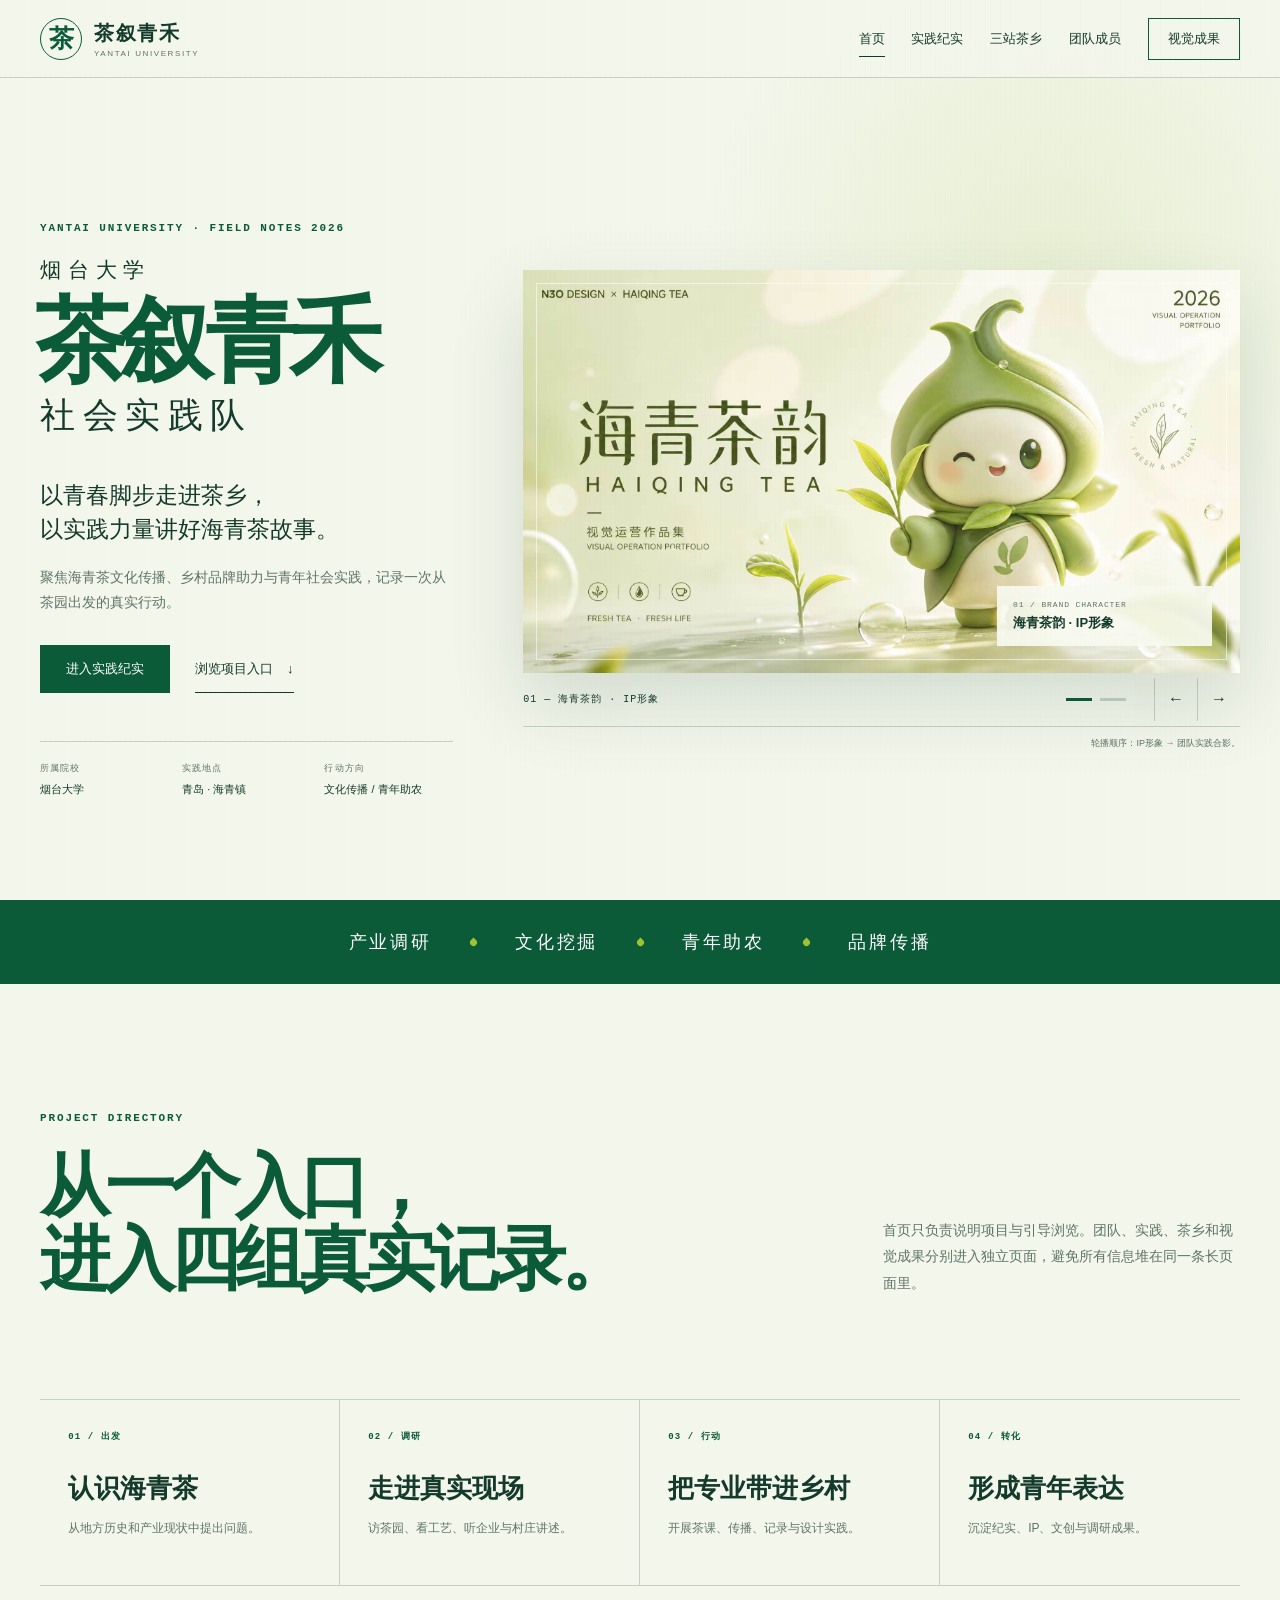
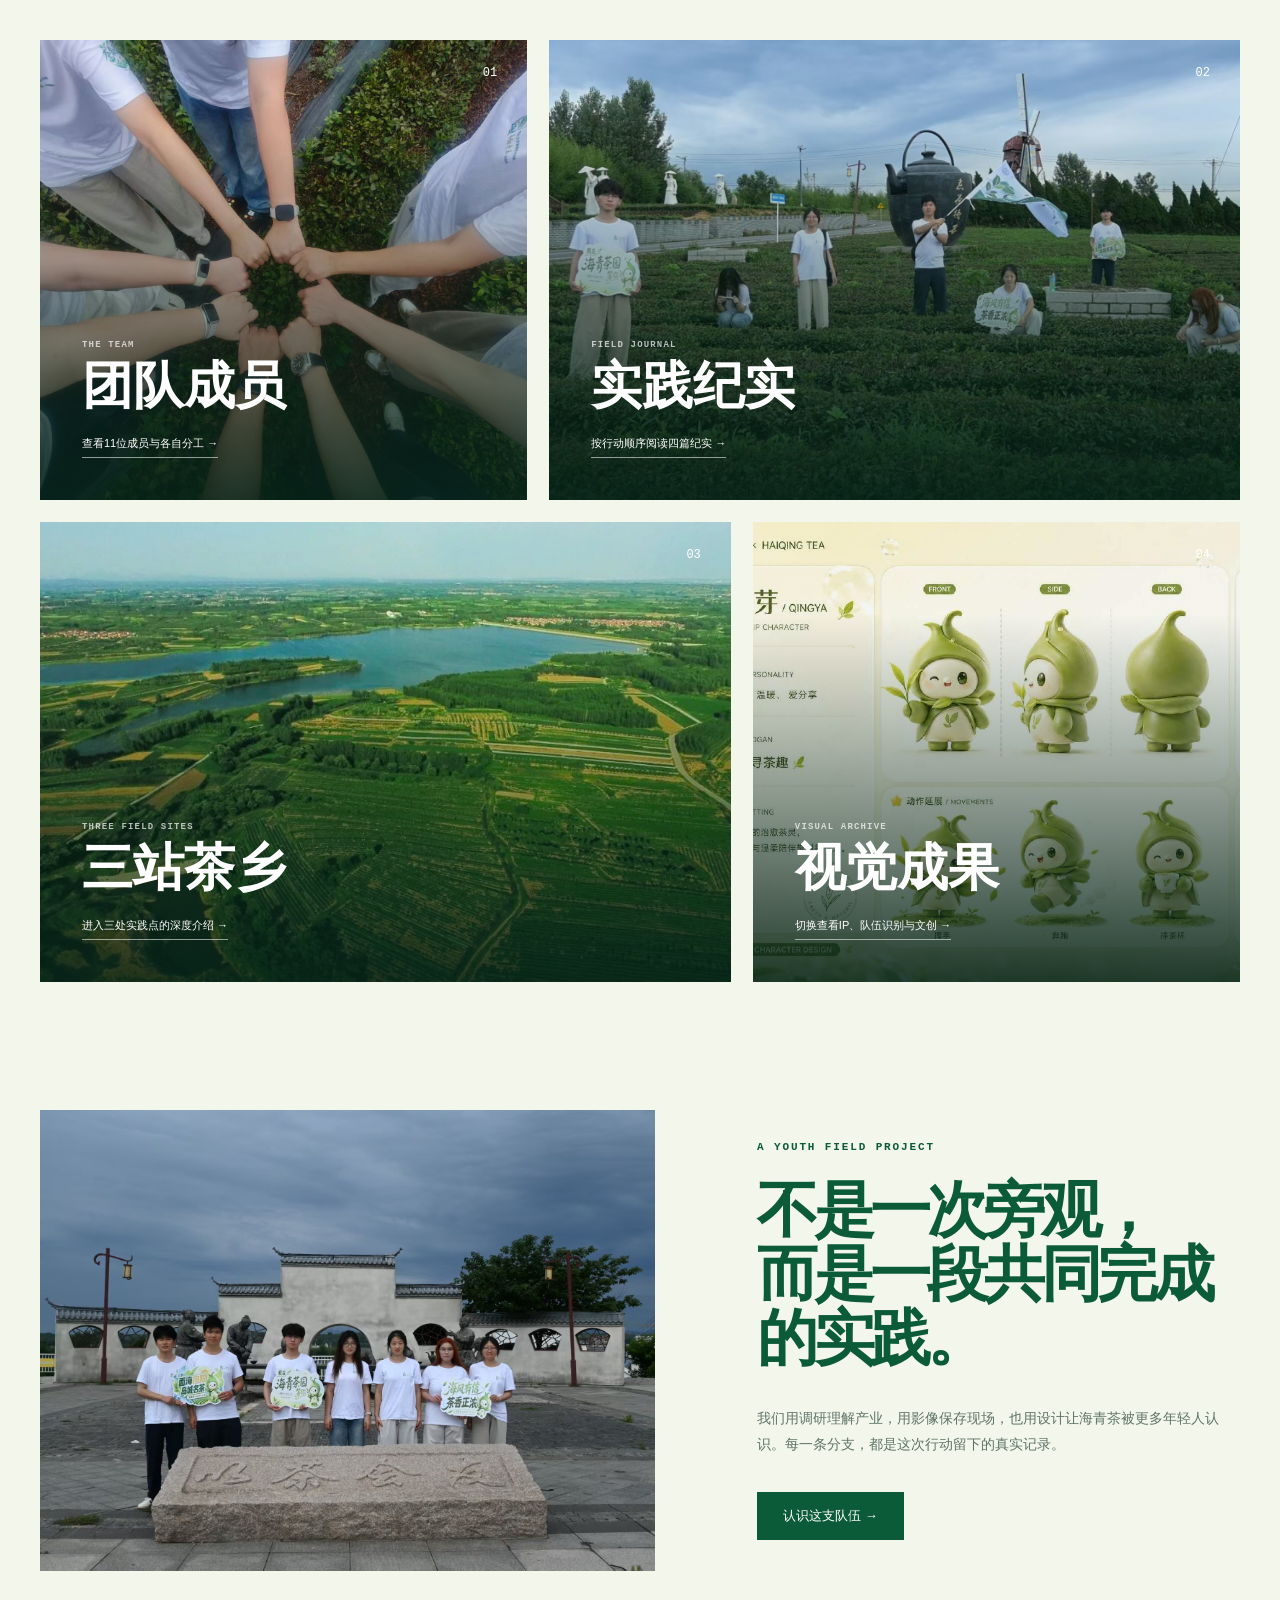
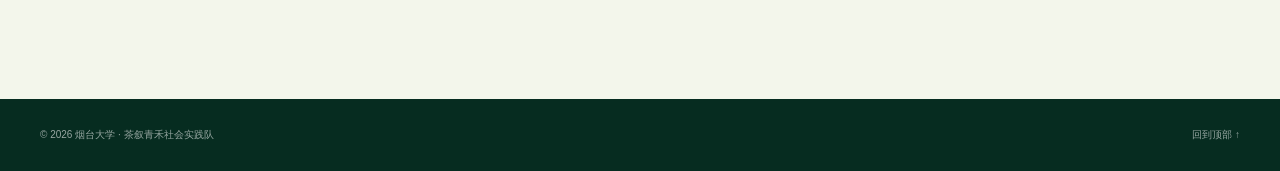
<file: index.html>
<!doctype html>
<html lang="zh-CN">
  <head>
    <meta charset="UTF-8" />
    <meta name="viewport" content="width=device-width, initial-scale=1" />
    <meta name="description" content="烟台大学茶叙青禾社会实践队——走进海青茶乡，记录青年实践与乡村品牌传播。" />
    <link rel="icon" href="data:image/svg+xml,%3Csvg xmlns='http://www.w3.org/2000/svg' viewBox='0 0 64 64'%3E%3Crect width='64' height='64' rx='32' fill='%230b5b38'/%3E%3Cpath d='M19 38c13 1 23-8 27-22 4 15-2 29-18 31-5 1-9-3-9-9Z' fill='%23f3f6eb'/%3E%3Cpath d='M22 42c7-8 13-14 23-23' fill='none' stroke='%239dc333' stroke-width='3' stroke-linecap='round'/%3E%3C/svg%3E" />
    <title>烟台大学 · 茶叙青禾社会实践队</title>
    <link rel="stylesheet" href="styles.css" />
    <script src="script.js" defer></script>
  </head>
  <body class="portal-page">
    <a class="skip-link" href="#main">跳到主要内容</a>

    <header class="site-header" data-header>
      <a class="wordmark" href="index.html" aria-label="返回首页">
        <span class="wordmark-mark">茶</span>
        <span><b>茶叙青禾</b><small>YANTAI UNIVERSITY</small></span>
      </a>
      <button class="menu-toggle" type="button" aria-expanded="false" aria-controls="site-nav">
        <span>菜单</span><i aria-hidden="true"></i>
      </button>
      <nav class="site-nav" id="site-nav" aria-label="主要导航">
        <a href="index.html" aria-current="page">首页</a>
        <a href="practice.html">实践纪实</a>
        <a href="tea-factories.html">三站茶乡</a>
        <a href="team.html">团队成员</a>
        <a class="nav-contact" href="design.html">视觉成果</a>
      </nav>
    </header>

    <main id="main">
      <section class="hero" id="home" aria-labelledby="hero-title">
        <div class="hero-copy">
          <p class="eyebrow reveal">YANTAI UNIVERSITY · FIELD NOTES 2026</p>
          <h1 class="hero-title reveal" id="hero-title">
            <span class="school">烟台大学</span>
            <span class="project-name">茶叙青禾</span>
            <span class="team-name">社会实践队</span>
          </h1>
          <p class="hero-lead reveal">以青春脚步走进茶乡，<br />以实践力量讲好海青茶故事。</p>
          <p class="hero-summary reveal">聚焦海青茶文化传播、乡村品牌助力与青年社会实践，记录一次从茶园出发的真实行动。</p>
          <div class="hero-actions reveal">
            <a class="button button-primary" href="practice.html">进入实践纪实</a>
            <a class="button button-text" href="#explore">浏览项目入口 <span aria-hidden="true">↓</span></a>
          </div>
          <dl class="hero-facts reveal">
            <div><dt>所属院校</dt><dd>烟台大学</dd></div>
            <div><dt>实践地点</dt><dd>青岛 · 海青镇</dd></div>
            <div><dt>行动方向</dt><dd>文化传播 / 青年助农</dd></div>
          </dl>
        </div>

        <div class="hero-visual reveal" data-carousel aria-label="首页视觉轮播">
          <div class="carousel-stage">
            <figure class="hero-slide is-active" data-slide aria-hidden="false">
              <img src="assets/images/ip-hero.jpg" alt="海青茶韵IP形象完整视觉海报" />
              <figcaption><span>01 / BRAND CHARACTER</span><strong>海青茶韵 · IP形象</strong></figcaption>
            </figure>
            <figure class="hero-slide" data-slide aria-hidden="true">
              <img class="photo-cover team-hero-photo" src="assets/images/field/team-hero.jpg" alt="茶叙青禾社会实践队在海青品茗园牌坊下合影" />
              <figcaption><span>02 / YOUTH FIELD NOTES</span><strong>烟台大学 · 茶叙青禾社会实践队</strong></figcaption>
            </figure>
          </div>
          <div class="carousel-controls">
            <p aria-live="polite" data-slide-status>01 — IP形象</p>
            <div class="carousel-dots" role="group" aria-label="选择轮播画面">
              <button class="is-active" type="button" data-slide-to="0" aria-label="显示IP形象"></button>
              <button type="button" data-slide-to="1" aria-label="显示团队合影"></button>
            </div>
            <div class="carousel-arrows">
              <button type="button" data-carousel-prev aria-label="上一张">←</button>
              <button type="button" data-carousel-next aria-label="下一张">→</button>
            </div>
          </div>
          <p class="asset-note">轮播顺序：IP形象 → 团队实践合影。</p>
        </div>
      </section>

      <div class="theme-rail" aria-label="实践关键词">
        <span>产业调研</span><i></i><span>文化挖掘</span><i></i><span>青年助农</span><i></i><span>品牌传播</span>
      </div>

      <section class="portal-overview" id="explore" aria-labelledby="explore-title">
        <header class="portal-heading reveal">
          <div>
            <p class="eyebrow">PROJECT DIRECTORY</p>
            <h2 id="explore-title">从一个入口，<br />进入四组真实记录。</h2>
          </div>
          <p>首页只负责说明项目与引导浏览。团队、实践、茶乡和视觉成果分别进入独立页面，避免所有信息堆在同一条长页面里。</p>
        </header>

        <div class="action-route reveal" aria-label="项目行动逻辑">
          <div><span>01 / 出发</span><strong>认识海青茶</strong><p>从地方历史和产业现状中提出问题。</p></div>
          <div><span>02 / 调研</span><strong>走进真实现场</strong><p>访茶园、看工艺、听企业与村庄讲述。</p></div>
          <div><span>03 / 行动</span><strong>把专业带进乡村</strong><p>开展茶课、传播、记录与设计实践。</p></div>
          <div><span>04 / 转化</span><strong>形成青年表达</strong><p>沉淀纪实、IP、文创与调研成果。</p></div>
        </div>

        <div class="portal-grid">
          <a class="portal-card portal-card-team reveal" href="team.html">
            <img src="assets/images/field/team-circle.jpg" alt="队员在茶园中围成圆圈碰拳" />
            <span class="portal-number">01</span>
            <div><p>THE TEAM</p><h3>团队成员</h3><span>查看11位成员与各自分工 →</span></div>
          </a>
          <a class="portal-card portal-card-practice reveal" href="practice.html">
            <img src="assets/images/field/team-tea-garden.jpg" alt="实践队在海青茶园开展现场记录" />
            <span class="portal-number">02</span>
            <div><p>FIELD JOURNAL</p><h3>实践纪实</h3><span>按行动顺序阅读四篇纪实 →</span></div>
          </a>
          <a class="portal-card portal-card-sites reveal" href="tea-factories.html">
            <img src="assets/images/factories/huayi-garden.jpg" alt="海青茶园与茶企实践现场" />
            <span class="portal-number">03</span>
            <div><p>THREE FIELD SITES</p><h3>三站茶乡</h3><span>进入三处实践点的深度介绍 →</span></div>
          </a>
          <a class="portal-card portal-card-design reveal" href="design.html">
            <img src="assets/images/ip-character.jpg" alt="海青茶韵IP角色与视觉设计" />
            <span class="portal-number">04</span>
            <div><p>VISUAL ARCHIVE</p><h3>视觉成果</h3><span>切换查看IP、队伍识别与文创 →</span></div>
          </a>
        </div>
      </section>

      <section class="portal-closing" aria-labelledby="closing-title">
        <figure class="reveal"><img src="assets/images/field/team-lineup.jpg" alt="茶叙青禾社会实践队在海青茶园合影" /></figure>
        <div class="reveal">
          <p class="eyebrow">A YOUTH FIELD PROJECT</p>
          <h2 id="closing-title">不是一次旁观，<br />而是一段共同完成的实践。</h2>
          <p>我们用调研理解产业，用影像保存现场，也用设计让海青茶被更多年轻人认识。每一条分支，都是这次行动留下的真实记录。</p>
          <a class="button button-primary" href="team.html">认识这支队伍 →</a>
        </div>
      </section>
    </main>

    <footer class="site-footer">
      <span>© 2026 烟台大学 · 茶叙青禾社会实践队</span>
      <a href="#home">回到顶部 ↑</a>
    </footer>
  </body>
</html>
</file>
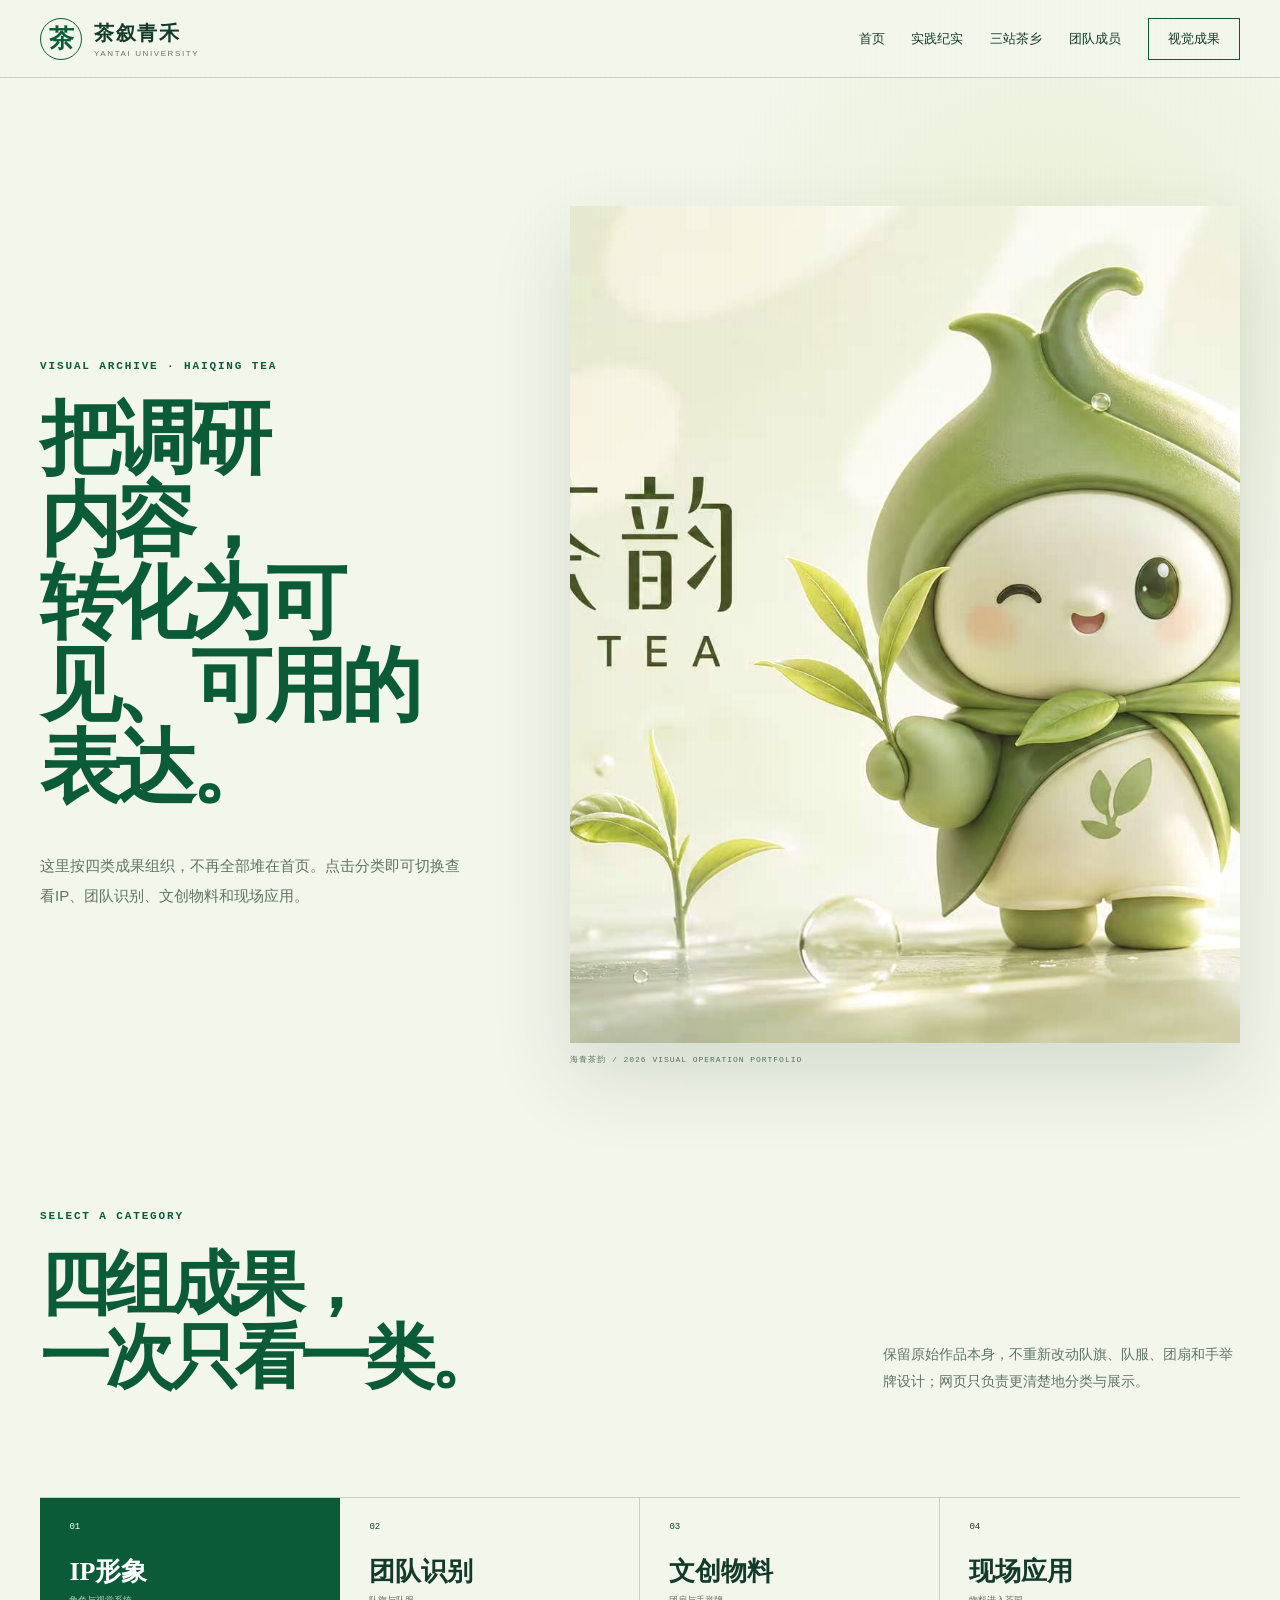
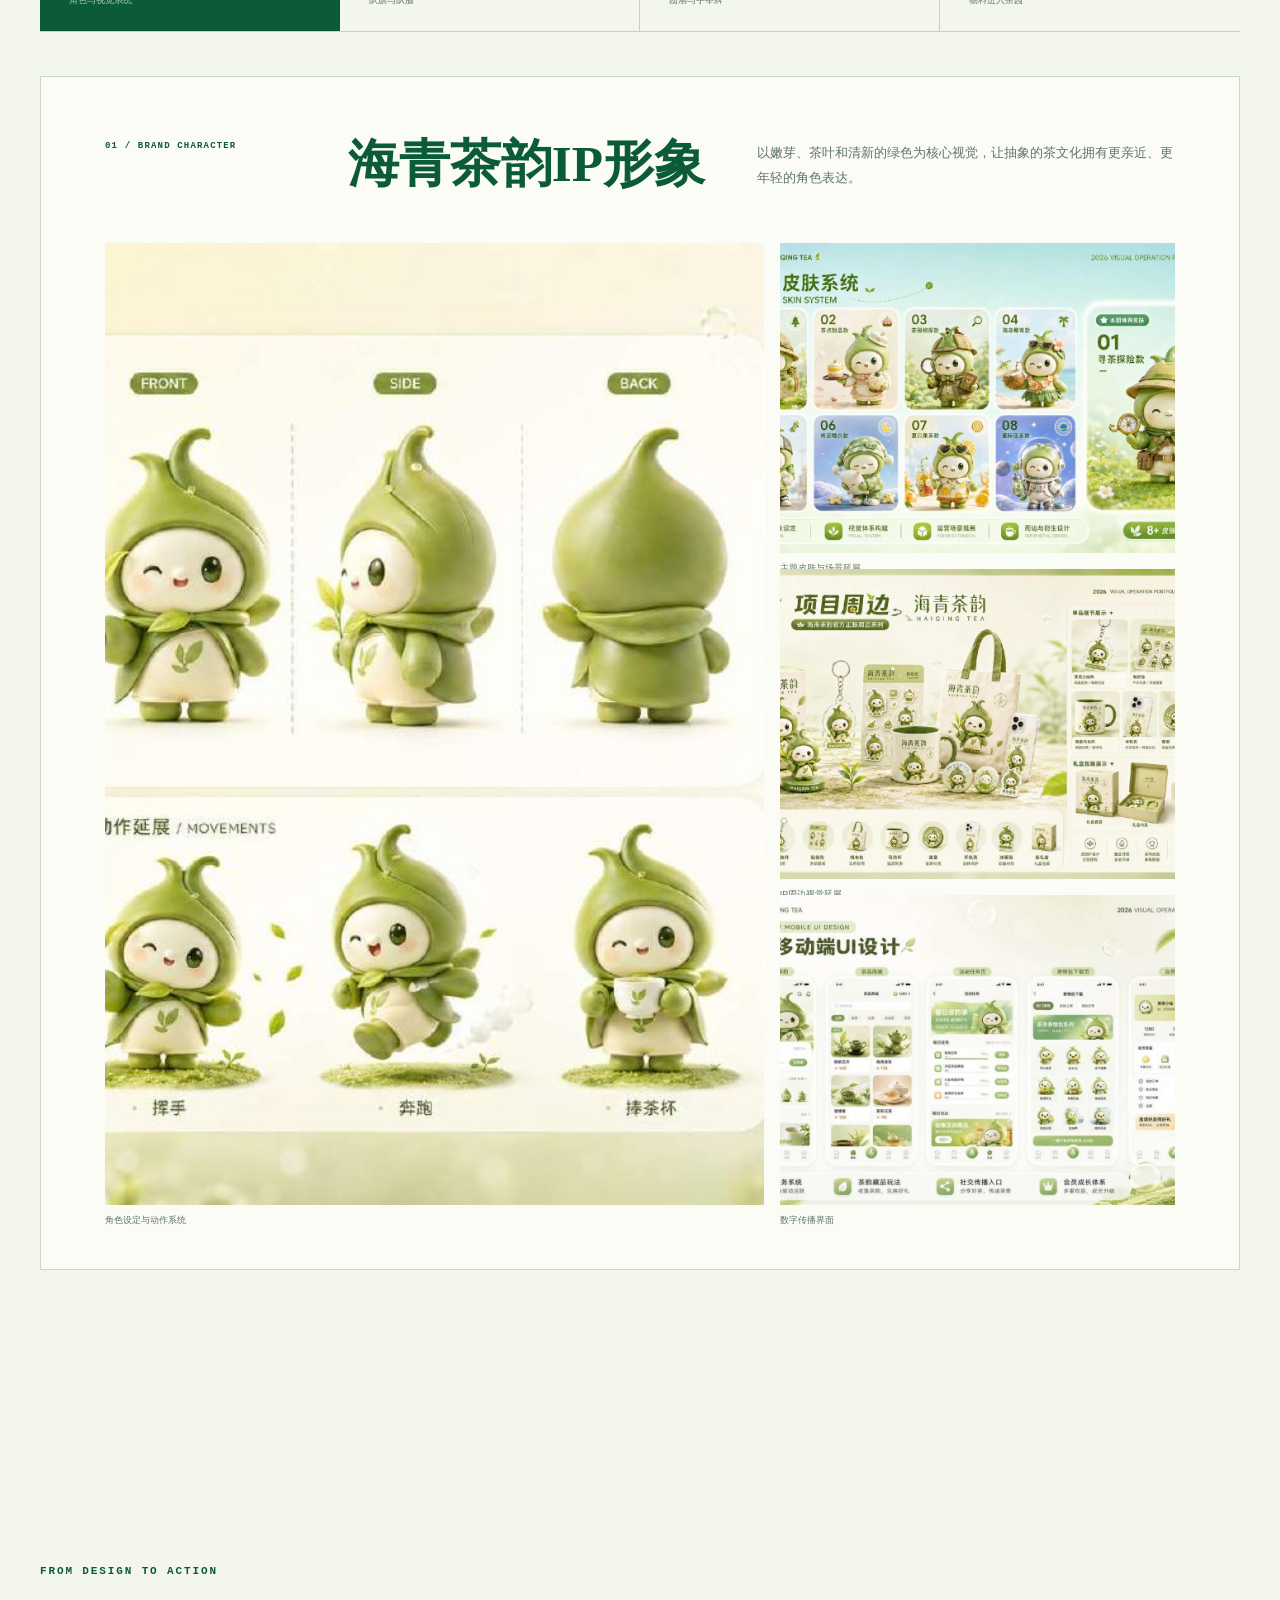
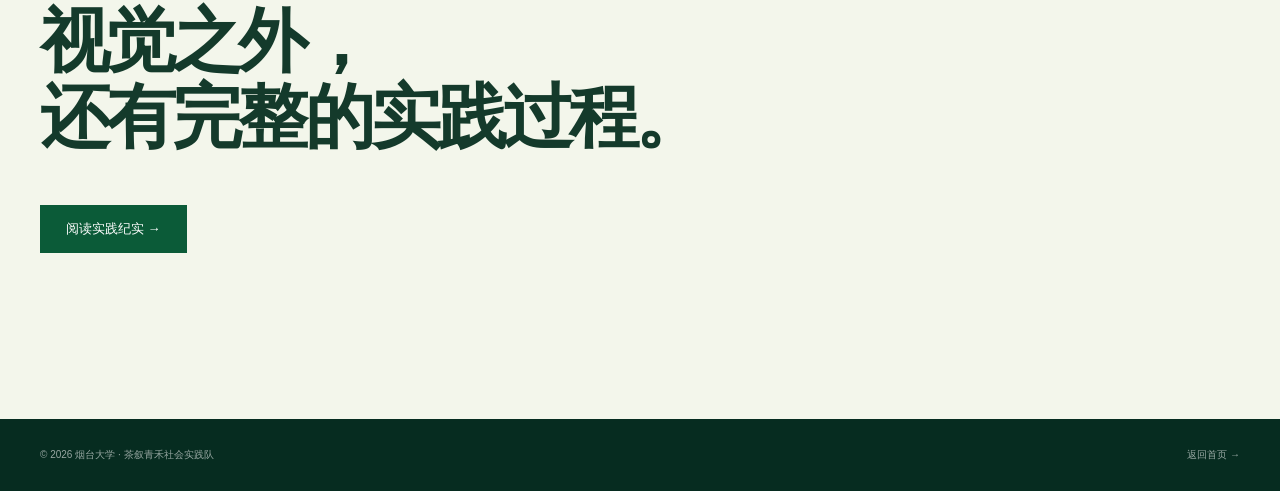
<file: design.html>
<!doctype html>
<html lang="zh-CN">
  <head>
    <meta charset="UTF-8" />
    <meta name="viewport" content="width=device-width, initial-scale=1" />
    <meta name="description" content="茶叙青禾视觉成果档案：海青茶IP、团队识别、团扇手举牌与实践现场应用。" />
    <link rel="icon" href="data:image/svg+xml,%3Csvg xmlns='http://www.w3.org/2000/svg' viewBox='0 0 64 64'%3E%3Crect width='64' height='64' rx='32' fill='%230b5b38'/%3E%3Cpath d='M19 38c13 1 23-8 27-22 4 15-2 29-18 31-5 1-9-3-9-9Z' fill='%23f3f6eb'/%3E%3C/svg%3E" />
    <title>视觉成果｜烟台大学 · 茶叙青禾</title>
    <link rel="stylesheet" href="styles.css" />
    <script src="script.js" defer></script>
  </head>
  <body class="inner-page design-page">
    <a class="skip-link" href="#main">跳到主要内容</a>
    <header class="site-header" data-header>
      <a class="wordmark" href="index.html" aria-label="返回首页">
        <span class="wordmark-mark">茶</span>
        <span><b>茶叙青禾</b><small>YANTAI UNIVERSITY</small></span>
      </a>
      <button class="menu-toggle" type="button" aria-expanded="false" aria-controls="site-nav">
        <span>菜单</span><i aria-hidden="true"></i>
      </button>
      <nav class="site-nav" id="site-nav" aria-label="主要导航">
        <a href="index.html">首页</a>
        <a href="practice.html">实践纪实</a>
        <a href="tea-factories.html">三站茶乡</a>
        <a href="team.html">团队成员</a>
        <a class="nav-contact" href="design.html" aria-current="page">视觉成果</a>
      </nav>
    </header>

    <main id="main">
      <section class="page-hero design-page-hero" aria-labelledby="page-title">
        <div class="page-hero-copy reveal">
          <p class="eyebrow">VISUAL ARCHIVE · HAIQING TEA</p>
          <h1 id="page-title">把调研内容，<br />转化为可见、可用的表达。</h1>
          <p>这里按四类成果组织，不再全部堆在首页。点击分类即可切换查看IP、团队识别、文创物料和现场应用。</p>
        </div>
        <figure class="page-hero-media reveal">
          <img src="assets/images/ip-hero.jpg" alt="海青茶韵IP形象视觉海报" />
          <figcaption>海青茶韵 / 2026 VISUAL OPERATION PORTFOLIO</figcaption>
        </figure>
      </section>

      <section class="design-switcher" data-switcher data-default-panel="design-ip" aria-labelledby="design-directory-title">
        <header class="switcher-heading reveal">
          <div><p class="eyebrow">SELECT A CATEGORY</p><h2 id="design-directory-title">四组成果，<br />一次只看一类。</h2></div>
          <p>保留原始作品本身，不重新改动队旗、队服、团扇和手举牌设计；网页只负责更清楚地分类与展示。</p>
        </header>

        <div class="design-tabs reveal" role="tablist" aria-label="视觉成果分类">
          <button type="button" role="tab" aria-selected="true" aria-controls="design-ip" data-switch-target="design-ip"><span>01</span><b>IP形象</b><small>角色与视觉系统</small></button>
          <button type="button" role="tab" aria-selected="false" aria-controls="design-identity" data-switch-target="design-identity"><span>02</span><b>团队识别</b><small>队旗与队服</small></button>
          <button type="button" role="tab" aria-selected="false" aria-controls="design-merch" data-switch-target="design-merch"><span>03</span><b>文创物料</b><small>团扇与手举牌</small></button>
          <button type="button" role="tab" aria-selected="false" aria-controls="design-field" data-switch-target="design-field"><span>04</span><b>现场应用</b><small>物料进入茶园</small></button>
        </div>

        <div class="design-panels reveal">
          <article class="design-panel is-active" id="design-ip" role="tabpanel" data-switch-panel>
            <header><span>01 / BRAND CHARACTER</span><h3>海青茶韵IP形象</h3><p>以嫩芽、茶叶和清新的绿色为核心视觉，让抽象的茶文化拥有更亲近、更年轻的角色表达。</p></header>
            <div class="design-gallery design-gallery-ip">
              <figure class="design-gallery-feature"><img src="assets/images/ip-character.jpg" alt="海青茶韵IP角色设定与动作系统" /><figcaption>角色设定与动作系统</figcaption></figure>
              <figure><img src="assets/images/ip-skins.jpg" alt="海青茶韵IP主题皮肤" /><figcaption>主题皮肤与场景延展</figcaption></figure>
              <figure><img src="assets/images/ip-merch.jpg" alt="海青茶韵IP周边设计" /><figcaption>IP周边视觉延展</figcaption></figure>
              <figure><img src="assets/images/ip-mobile.jpg" alt="海青茶韵移动端界面" /><figcaption>数字传播界面</figcaption></figure>
            </div>
          </article>

          <article class="design-panel" id="design-identity" role="tabpanel" data-switch-panel hidden>
            <header><span>02 / TEAM IDENTITY</span><h3>统一的团队现场形象</h3><p>队旗与队服共同形成清晰的团队识别，让每一次走访、拍摄和活动都能被准确辨认。</p></header>
            <div class="design-gallery design-gallery-identity">
              <figure><img src="assets/images/team-flag.png" alt="烟台大学茶叙青禾社会实践队队旗" /><figcaption>队旗 / 保留原设计</figcaption></figure>
              <figure><img src="assets/images/team-shirt.jpg" alt="茶叙青禾社会实践队队服正反面" /><figcaption>队服 / 正反面设计</figcaption></figure>
            </div>
          </article>

          <article class="design-panel" id="design-merch" role="tabpanel" data-switch-panel hidden>
            <header><span>03 / CAMPAIGN MATERIALS</span><h3>可以被带到现场的茶乡故事</h3><p>团扇承担知识传播，手举牌强化现场互动。原设计中的二维码仅作为作品画面保留，不作为本网站的跳转入口。</p></header>
            <div class="design-gallery design-gallery-fans">
              <figure><img src="assets/images/fan-route.png" alt="茶叙青禾实践路线主题团扇正反面" /><figcaption>团扇 / 实践路线</figcaption></figure>
              <figure><img src="assets/images/fan-story.png" alt="认识海青茶主题团扇正反面" /><figcaption>团扇 / 海青茶知识</figcaption></figure>
            </div>
            <div class="design-signs" aria-label="手举牌作品">
              <figure><img src="assets/images/sign-coast.png" alt="面海向阳，岛城名茶手举牌" /></figure>
              <figure><img src="assets/images/sign-breeze.png" alt="海风有信，茶香正浓手举牌" /></figure>
              <figure><img src="assets/images/sign-garden.png" alt="我在海青茶园等你手举牌" /></figure>
            </div>
          </article>

          <article class="design-panel" id="design-field" role="tabpanel" data-switch-panel hidden>
            <header><span>04 / IN THE FIELD</span><h3>设计进入真实的茶园</h3><p>物料不只停留在效果图中。队服、队旗和手举牌被带入海青茶园，参与现场记录与公众传播。</p></header>
            <div class="design-gallery design-gallery-field">
              <figure class="design-gallery-wide"><img src="assets/images/field/team-signs.jpg" alt="实践队在茶园使用手举牌拍摄" /><figcaption>手举牌与队服的现场应用</figcaption></figure>
              <figure><img src="assets/images/field/team-tea-garden.jpg" alt="实践队在茶园展示队旗与手举牌" /><figcaption>队旗进入实践现场</figcaption></figure>
              <figure><img src="assets/images/field/team-circle.jpg" alt="实践队员身穿队服在茶园碰拳" /><figcaption>统一队服与团队协作</figcaption></figure>
            </div>
          </article>
        </div>
      </section>

      <section class="next-page-cta">
        <p class="eyebrow">FROM DESIGN TO ACTION</p>
        <h2>视觉之外，<br />还有完整的实践过程。</h2>
        <a class="button button-primary" href="practice.html">阅读实践纪实 →</a>
      </section>
    </main>
    <footer class="site-footer"><span>© 2026 烟台大学 · 茶叙青禾社会实践队</span><a href="index.html">返回首页 →</a></footer>
  </body>
</html>
</file>
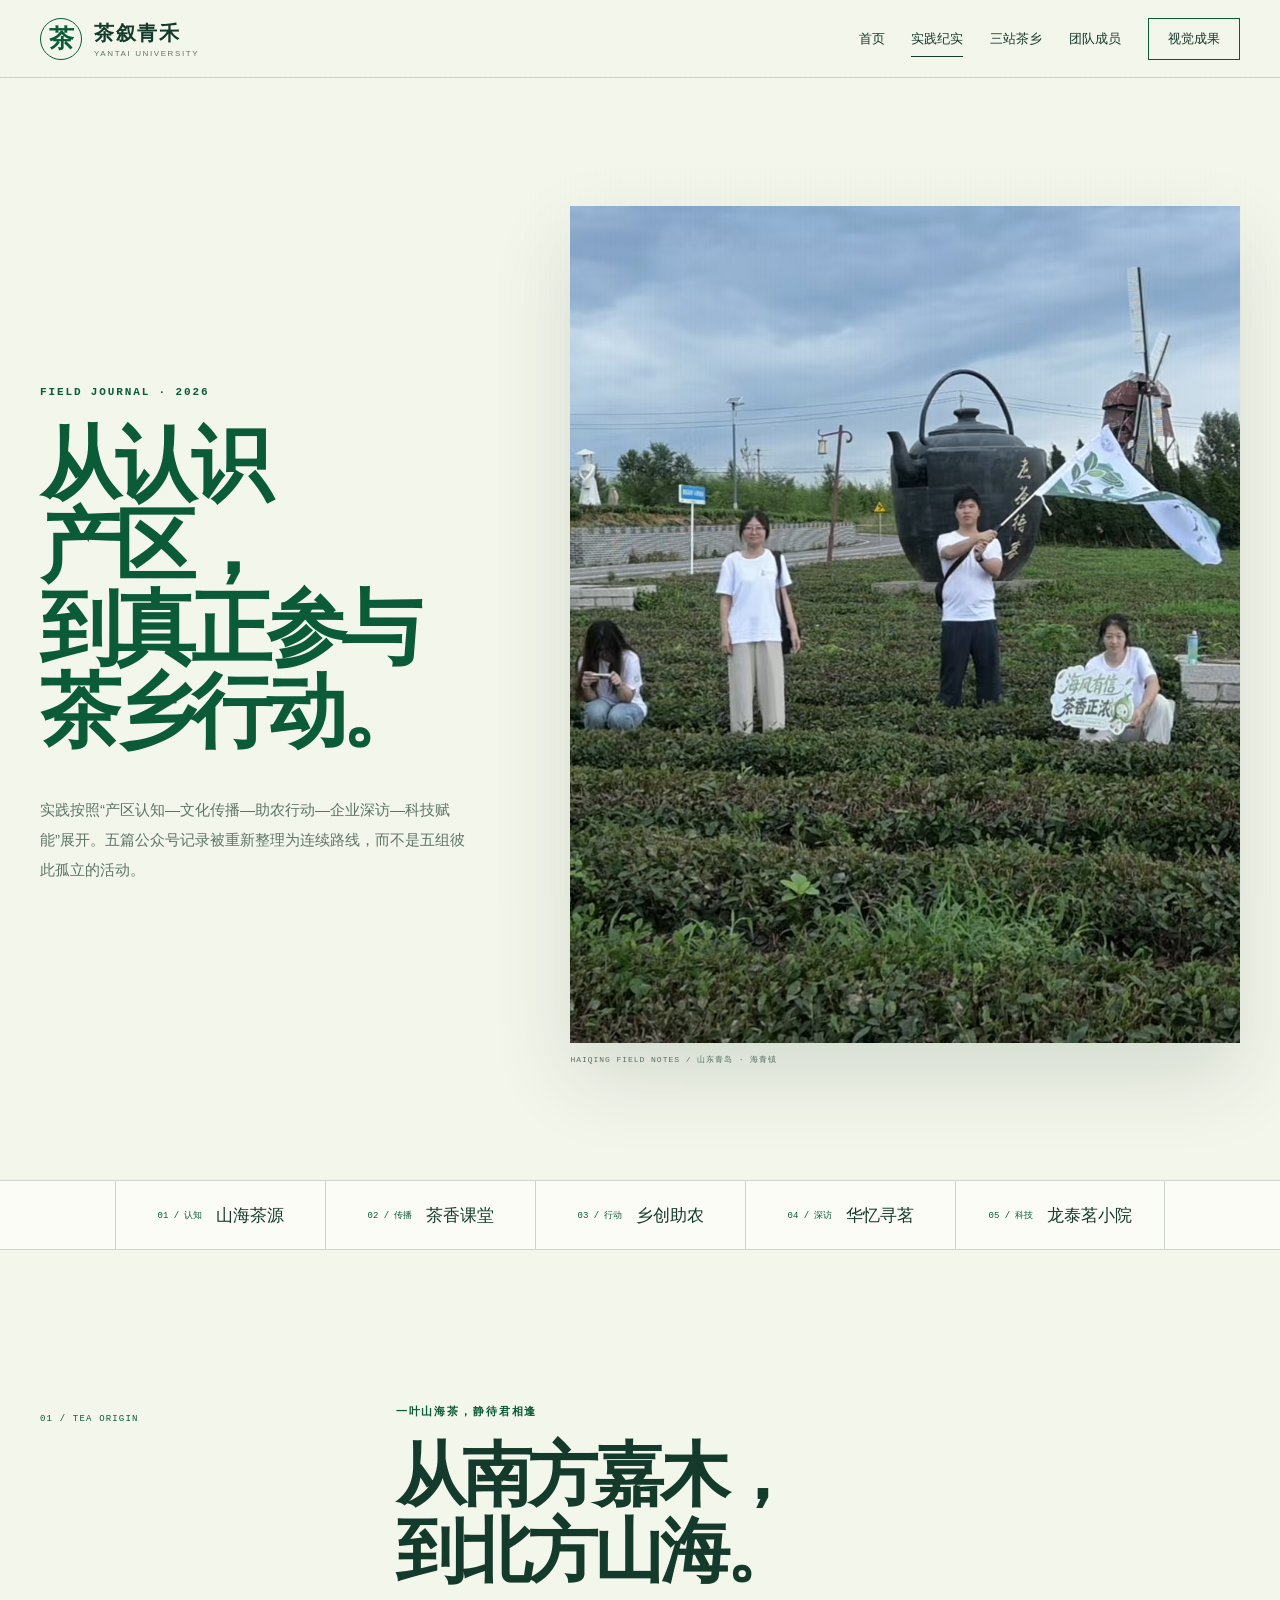
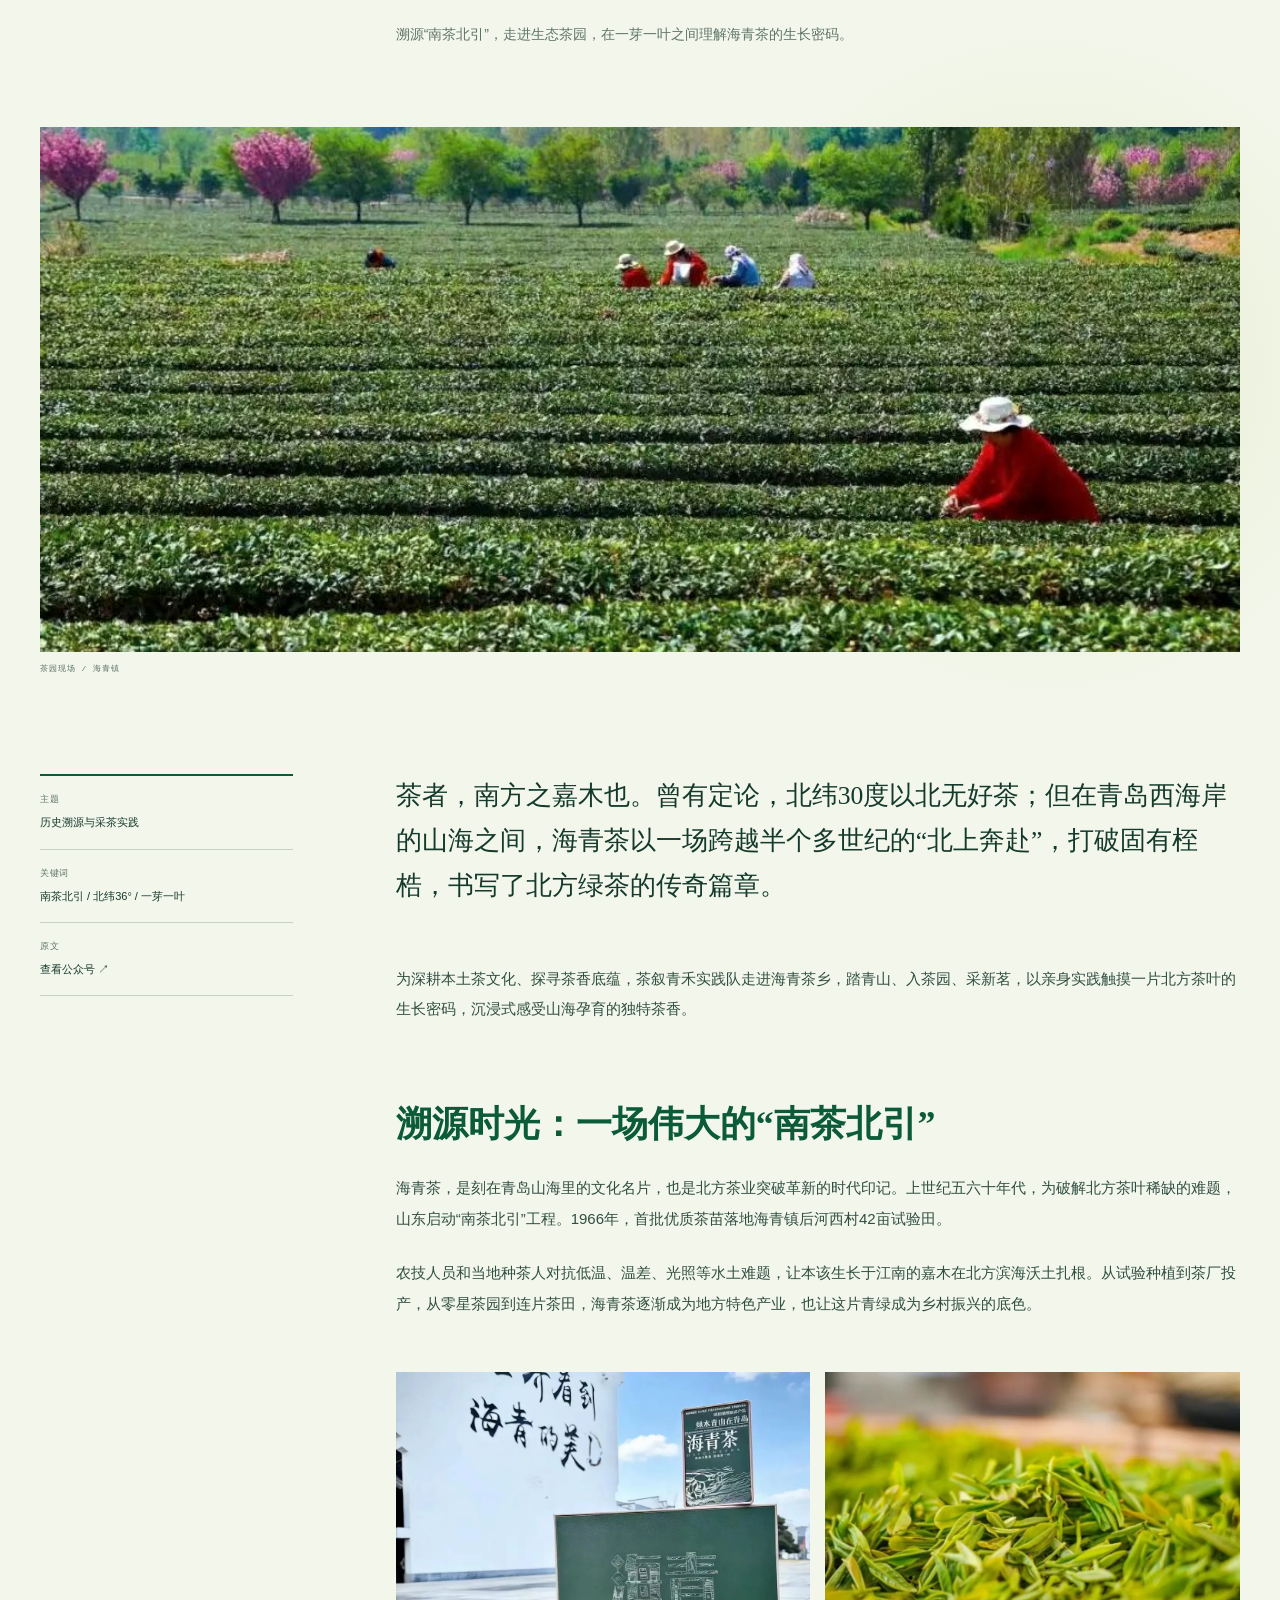
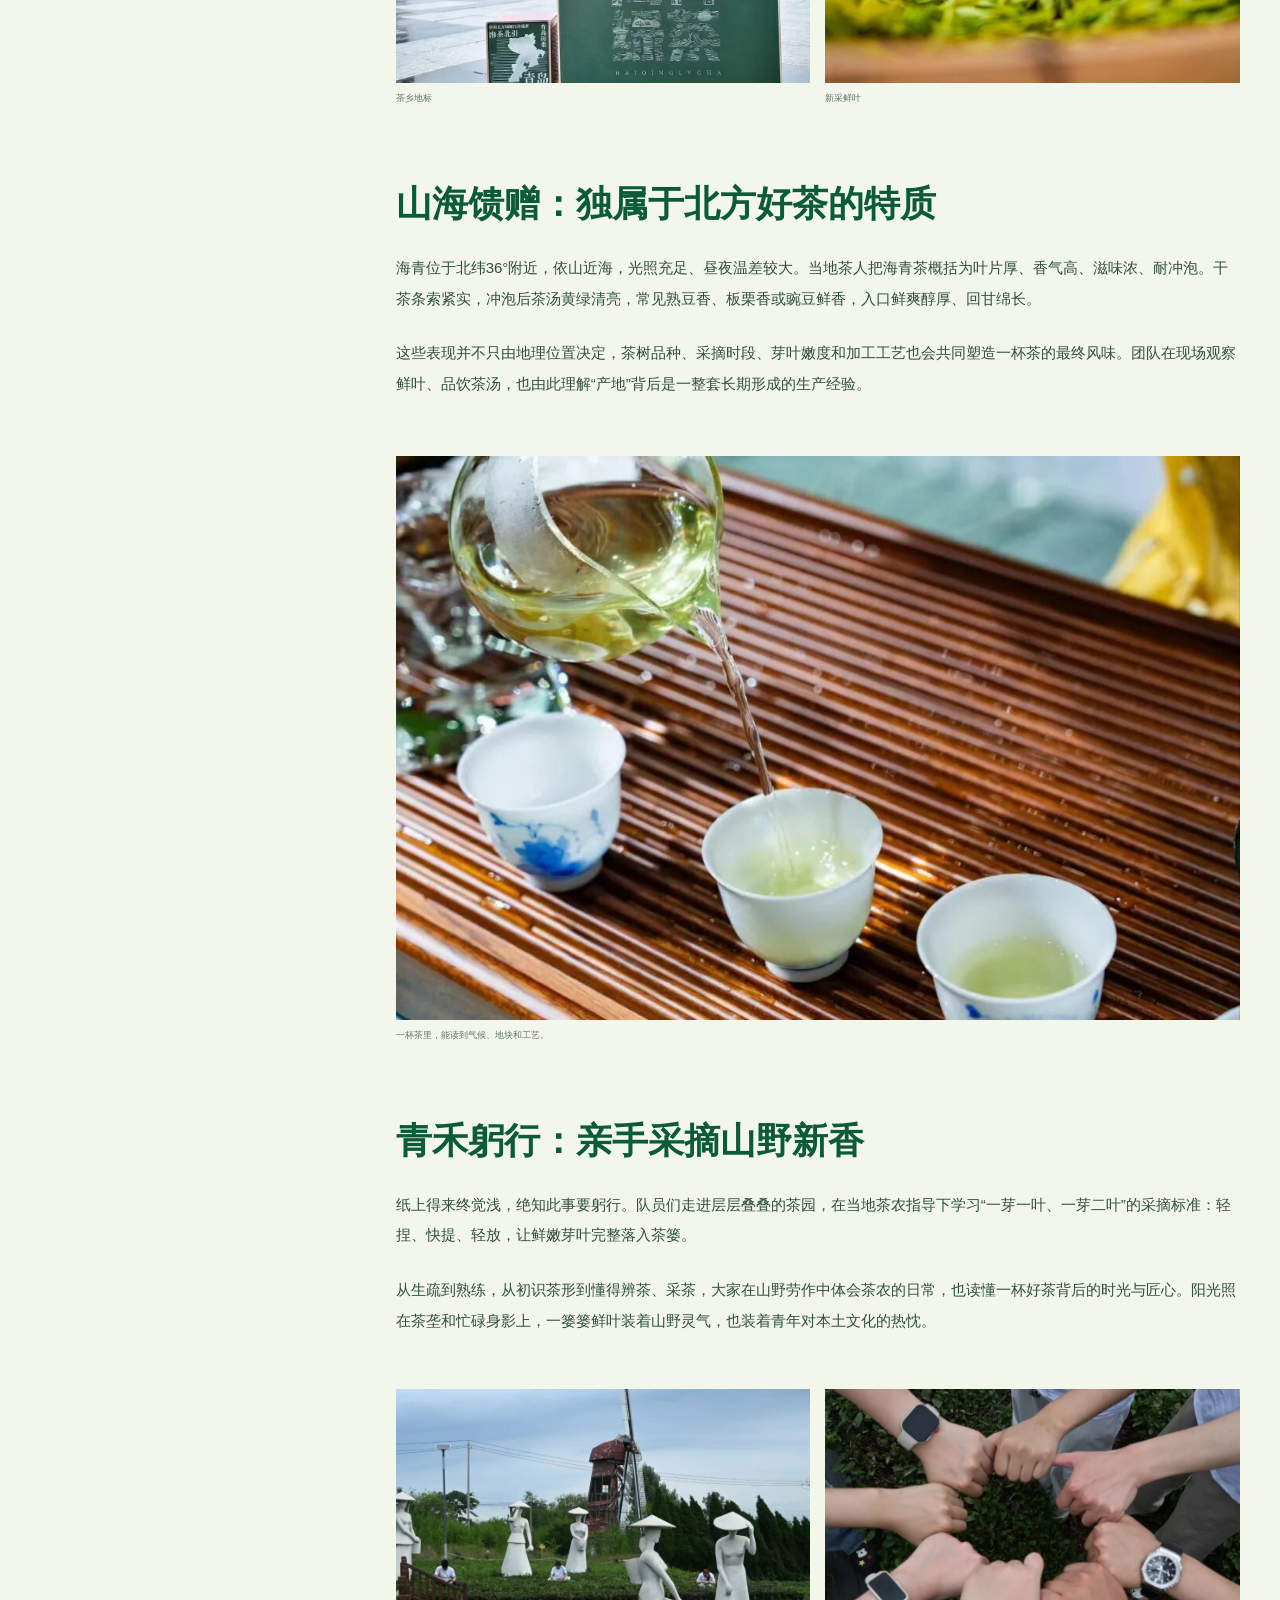
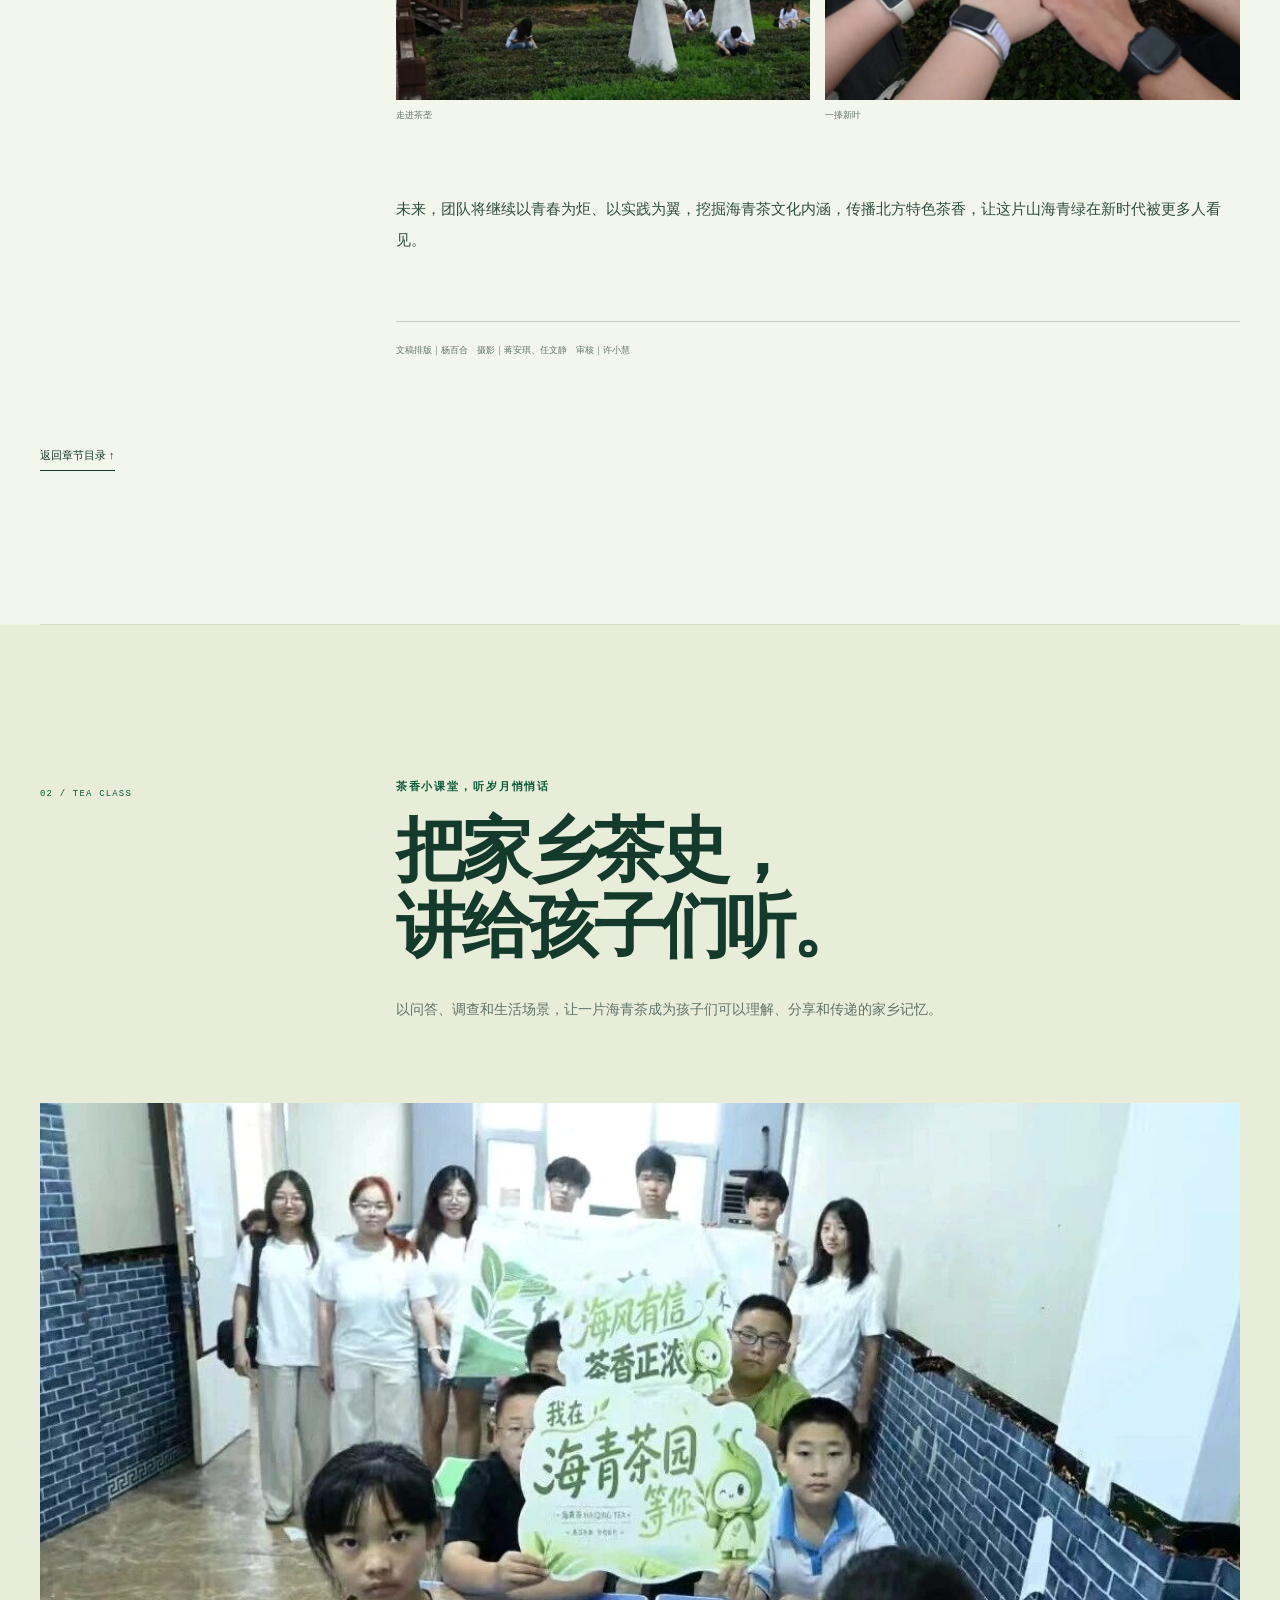
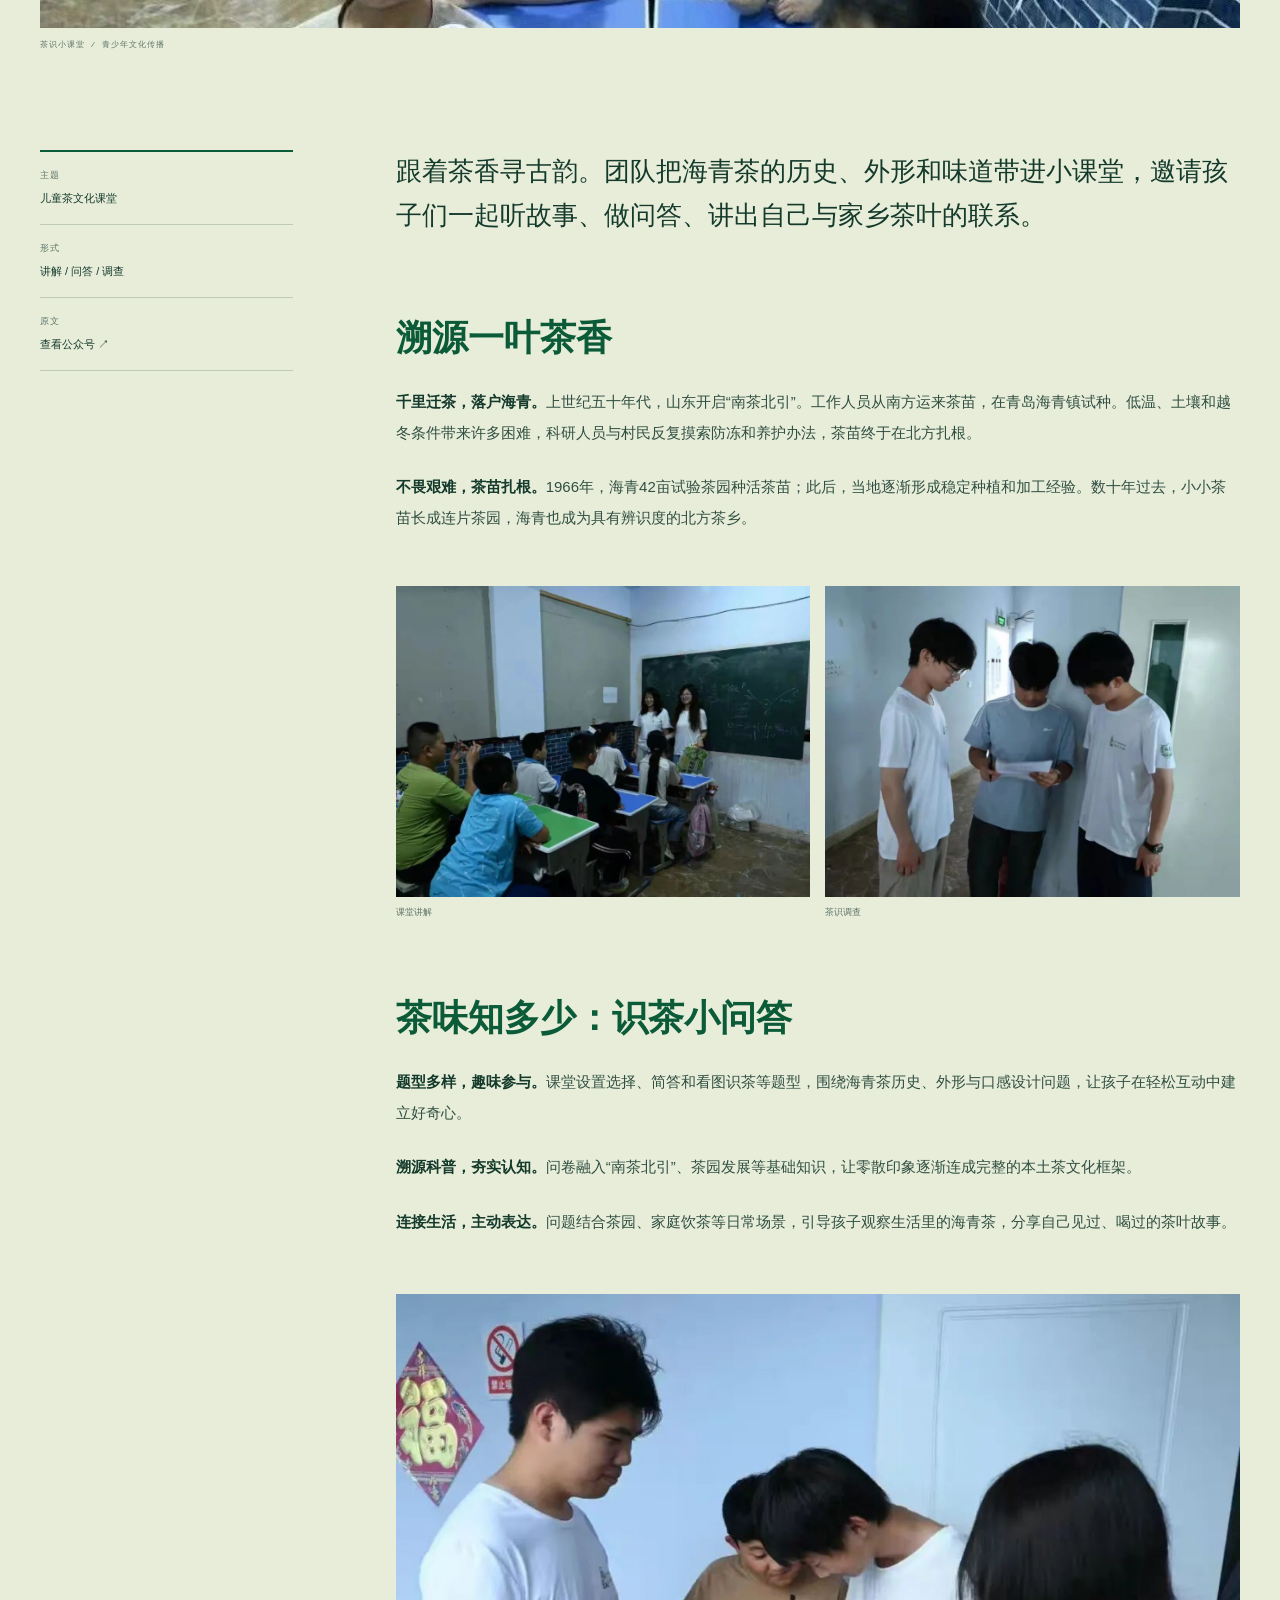
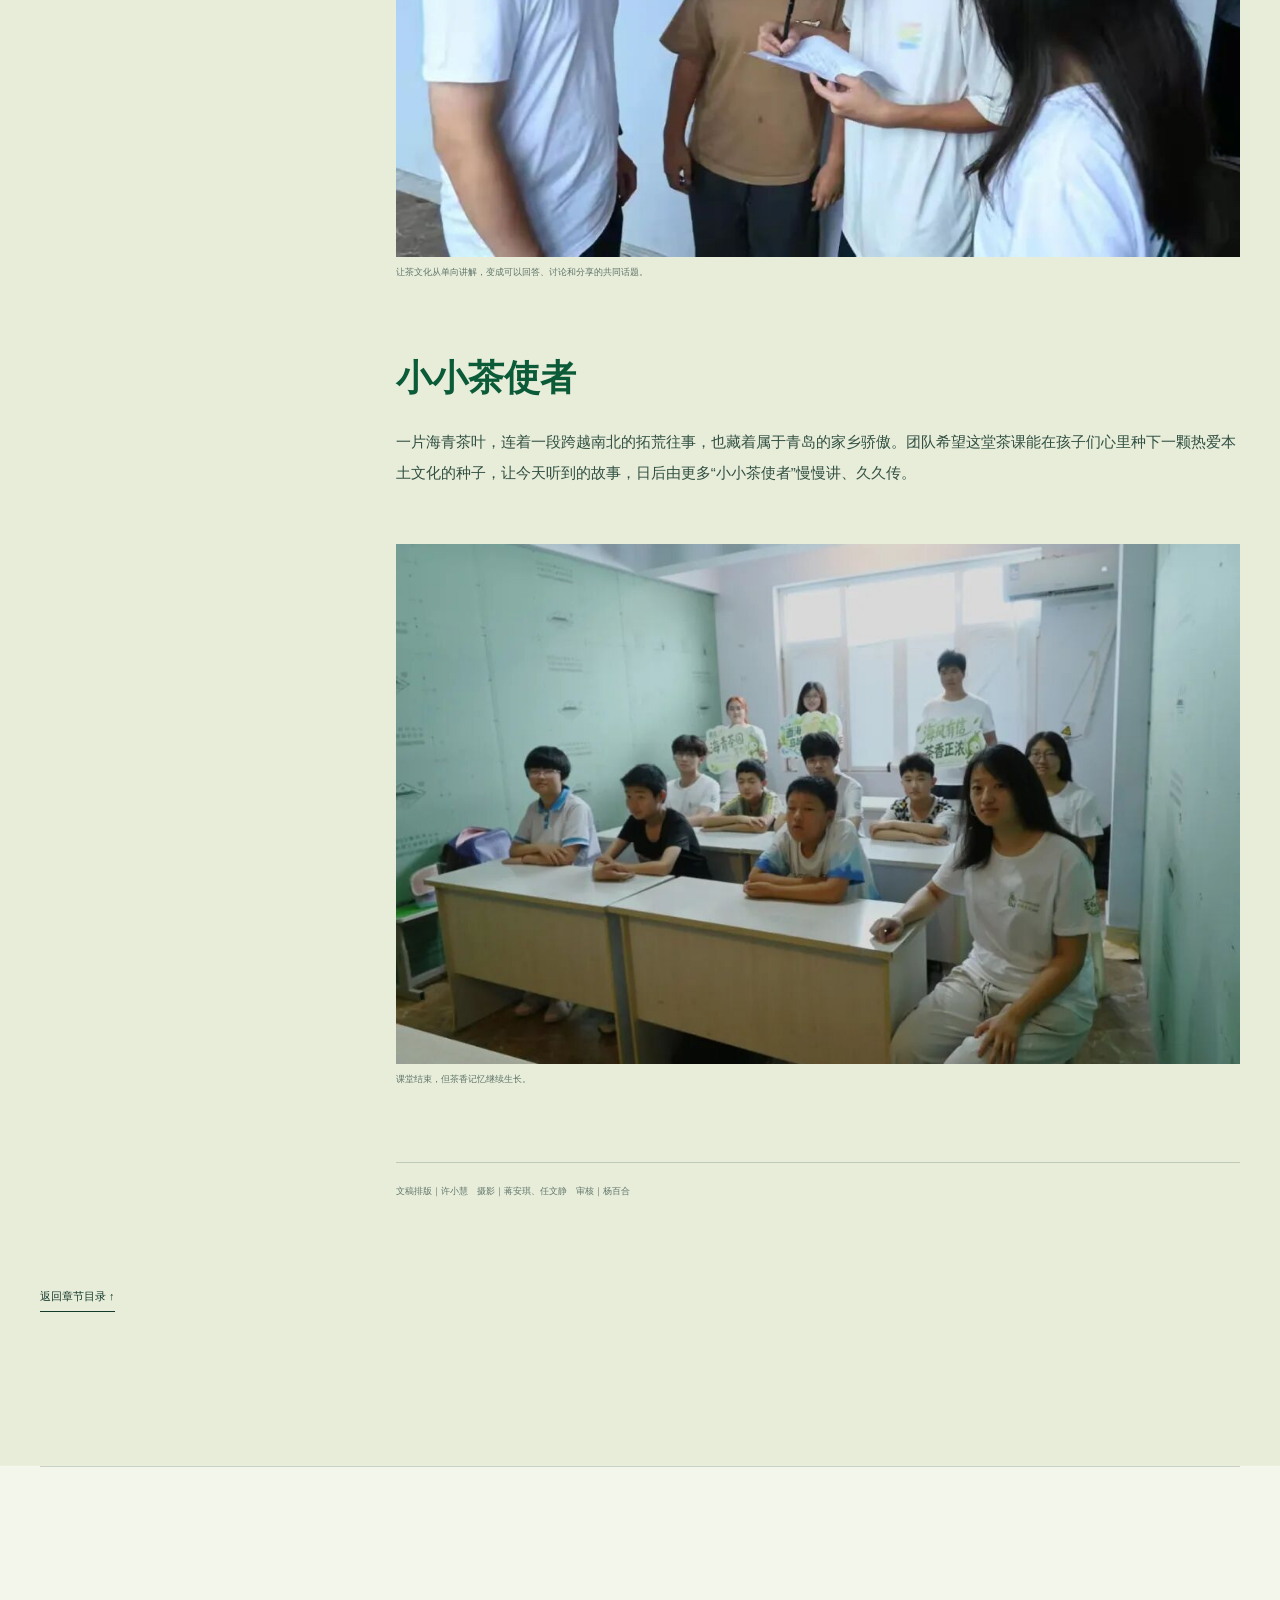
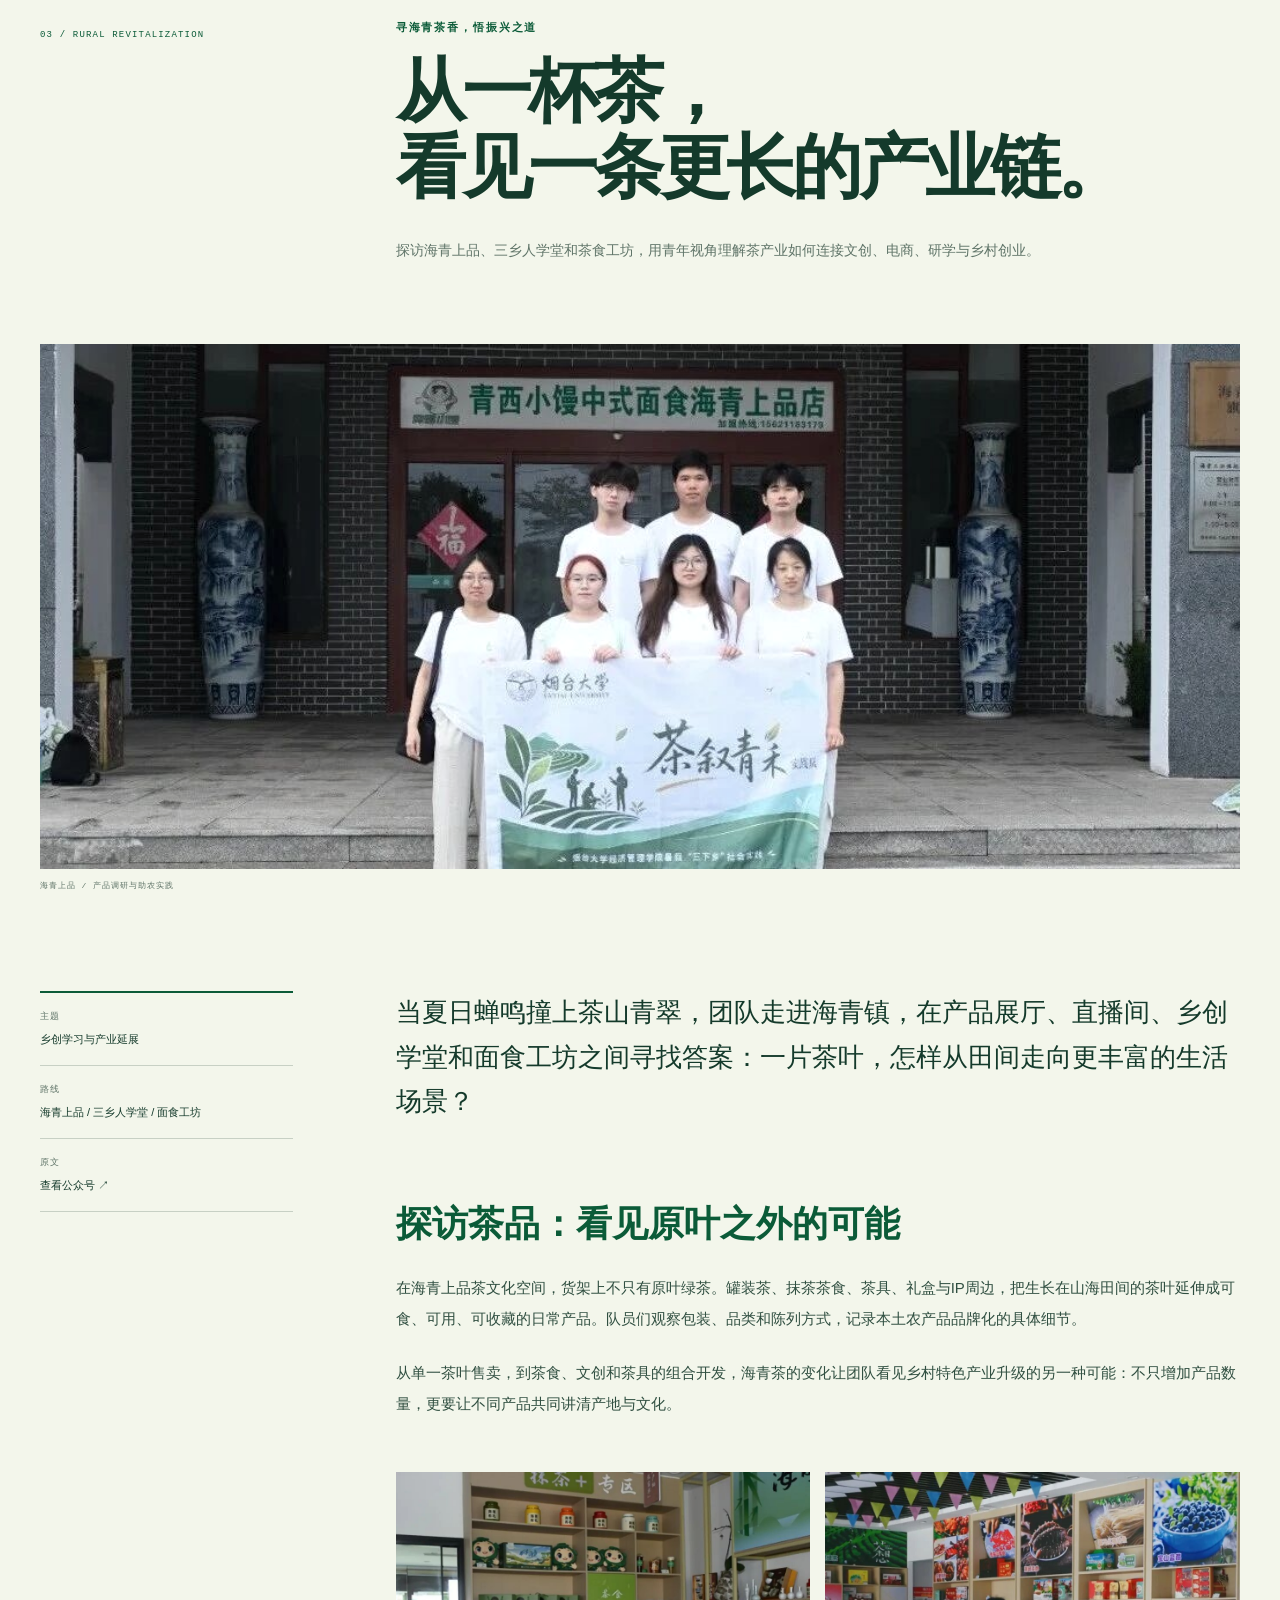
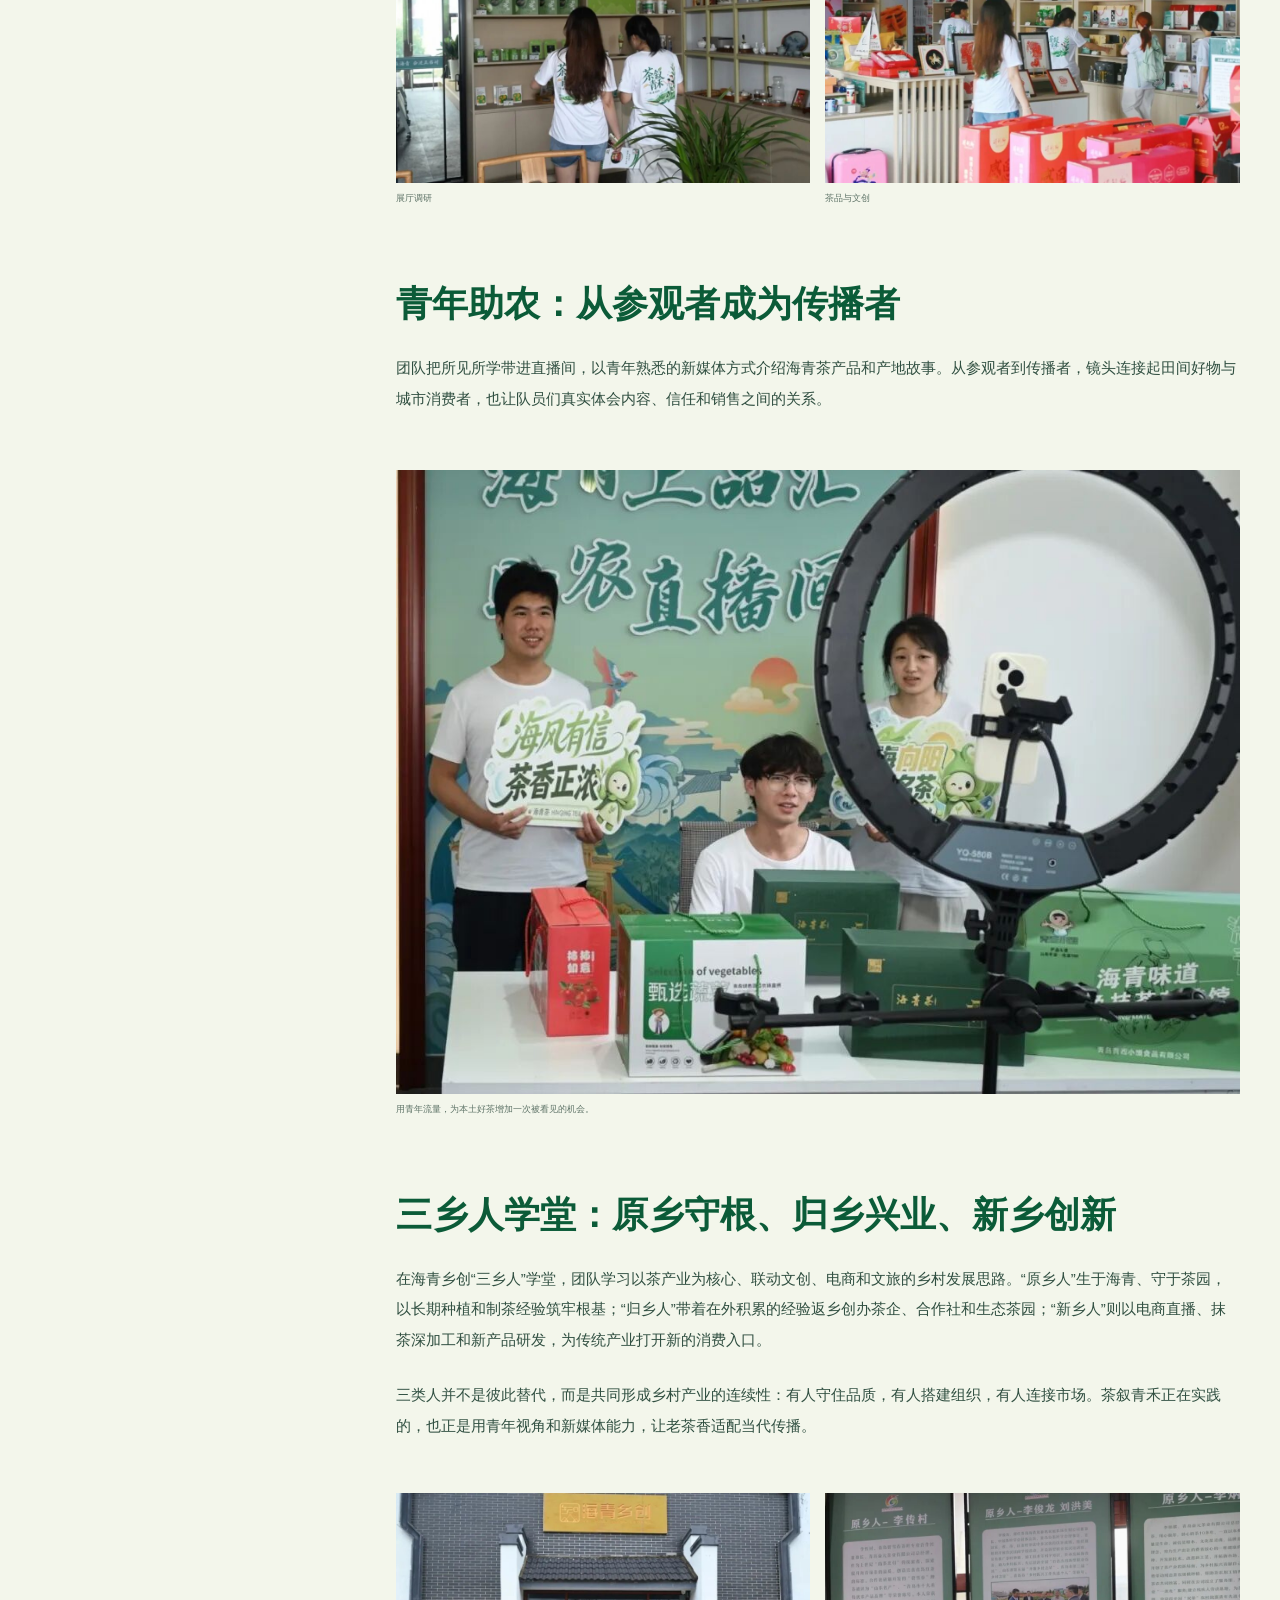
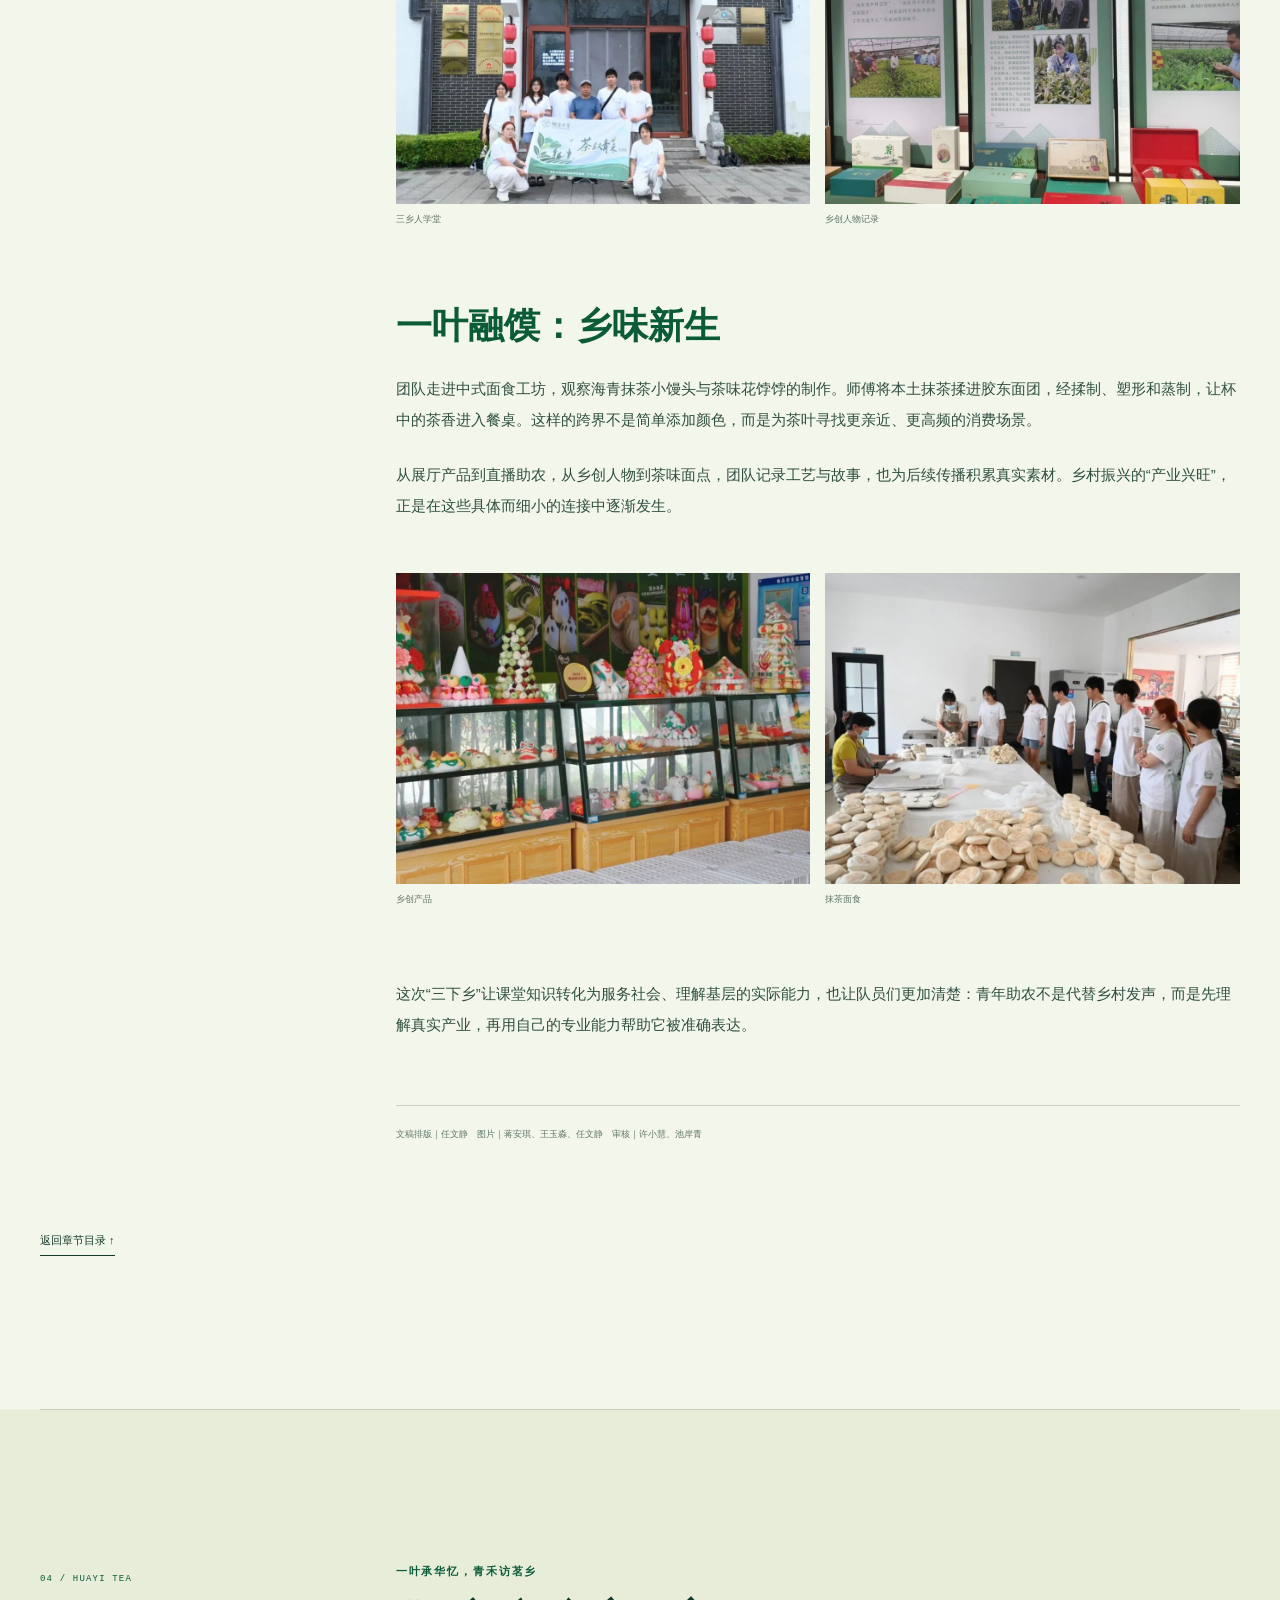
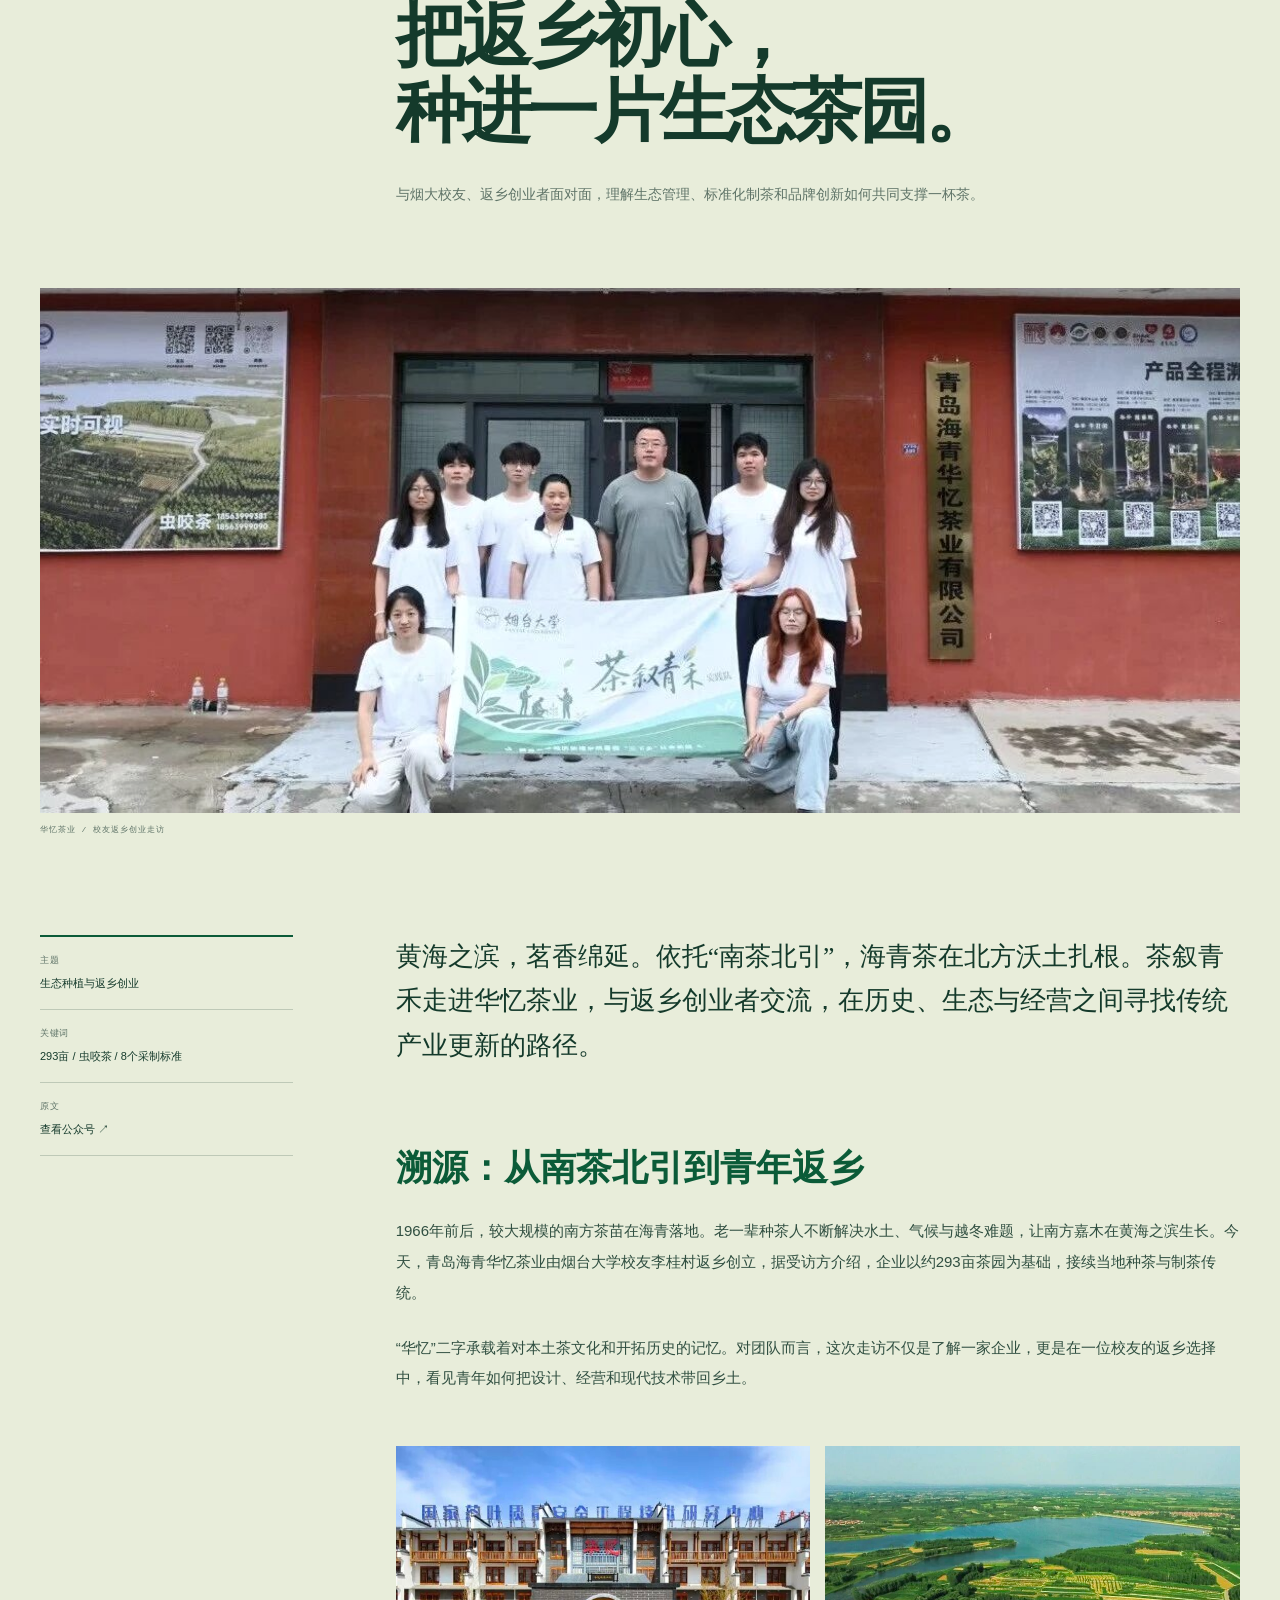
<file: practice.html>
<!doctype html>
<html lang="zh-CN">
  <head>
    <meta charset="UTF-8" />
    <meta name="viewport" content="width=device-width, initial-scale=1" />
    <meta
      name="description"
      content="茶叙青禾社会实践队完整实践纪实：海青茶历史、茶文化课堂、乡创助农、茶企深访与科技小院调研。"
    />
    <link
      rel="icon"
      href="data:image/svg+xml,%3Csvg xmlns='http://www.w3.org/2000/svg' viewBox='0 0 64 64'%3E%3Crect width='64' height='64' rx='32' fill='%230b5b38'/%3E%3Cpath d='M19 38c13 1 23-8 27-22 4 15-2 29-18 31-5 1-9-3-9-9Z' fill='%23f3f6eb'/%3E%3Cpath d='M22 42c7-8 13-14 23-23' fill='none' stroke='%239dc333' stroke-width='3' stroke-linecap='round'/%3E%3C/svg%3E"
    />
    <title>实践纪实｜烟台大学 · 茶叙青禾</title>
    <link rel="stylesheet" href="styles.css" />
    <script src="script.js" defer></script>
  </head>
  <body class="inner-page practice-page">
    <a class="skip-link" href="#main">跳到主要内容</a>

    <header class="site-header" data-header>
      <a class="wordmark" href="index.html#home" aria-label="返回首页">
        <span class="wordmark-mark">茶</span>
        <span><b>茶叙青禾</b><small>YANTAI UNIVERSITY</small></span>
      </a>
      <button class="menu-toggle" type="button" aria-expanded="false" aria-controls="site-nav">
        <span>菜单</span><i aria-hidden="true"></i>
      </button>
      <nav class="site-nav" id="site-nav" aria-label="主要导航">
        <a href="index.html">首页</a>
        <a href="practice.html" aria-current="page">实践纪实</a>
        <a href="tea-factories.html">三站茶乡</a>
        <a href="team.html">团队成员</a>
        <a class="nav-contact" href="design.html">视觉成果</a>
      </nav>
    </header>

    <main id="main">
      <section class="page-hero story-page-hero" aria-labelledby="page-title">
        <div class="page-hero-copy reveal">
          <p class="eyebrow">FIELD JOURNAL · 2026</p>
          <h1 id="page-title">从认识产区，<br />到真正参与茶乡行动。</h1>
          <p>
            实践按照“产区认知—文化传播—助农行动—企业深访—科技赋能”展开。五篇公众号记录被重新整理为连续路线，而不是五组彼此孤立的活动。
          </p>
        </div>
        <figure class="page-hero-media reveal">
          <img src="assets/images/field/team-tea-garden.jpg" alt="茶叙青禾队员在海青茶园开展实践" />
          <figcaption>HAIQING FIELD NOTES / 山东青岛 · 海青镇</figcaption>
        </figure>
      </section>

      <nav class="chapter-nav" aria-label="实践纪实章节目录">
        <a href="#tea-origin"><span>01 / 认知</span>山海茶源</a>
        <a href="#tea-class"><span>02 / 传播</span>茶香课堂</a>
        <a href="#rural-revitalization"><span>03 / 行动</span>乡创助农</a>
        <a href="#huayi-visit"><span>04 / 深访</span>华忆寻茗</a>
        <a href="#longtaiming-visit"><span>05 / 科技</span>龙泰茗小院</a>
      </nav>

      <section class="story-chapter" id="tea-origin" aria-labelledby="tea-origin-title">
        <header class="chapter-header reveal">
          <span>01 / TEA ORIGIN</span>
          <div>
            <p class="eyebrow">一叶山海茶，静待君相逢</p>
            <h2 id="tea-origin-title">从南方嘉木，<br />到北方山海。</h2>
            <p class="chapter-deck">溯源“南茶北引”，走进生态茶园，在一芽一叶之间理解海青茶的生长密码。</p>
          </div>
        </header>

        <figure class="chapter-cover reveal">
          <img src="assets/images/stories/origin-tea-garden.jpg" alt="海青茶园层叠的茶垄和正在劳作的茶农" />
          <figcaption>茶园现场 / 海青镇</figcaption>
        </figure>

        <div class="story-layout">
          <aside class="story-sidebar reveal">
            <dl>
              <div><dt>主题</dt><dd>历史溯源与采茶实践</dd></div>
              <div><dt>关键词</dt><dd>南茶北引 / 北纬36° / 一芽一叶</dd></div>
              <div><dt>原文</dt><dd><a href="https://mp.weixin.qq.com/s/kP07WgcdsvLqtIt-a3A4_g" target="_blank" rel="noreferrer">查看公众号 ↗</a></dd></div>
            </dl>
          </aside>

          <article class="article-prose reveal">
            <p class="article-lead">茶者，南方之嘉木也。曾有定论，北纬30度以北无好茶；但在青岛西海岸的山海之间，海青茶以一场跨越半个多世纪的“北上奔赴”，打破固有桎梏，书写了北方绿茶的传奇篇章。</p>
            <p>为深耕本土茶文化、探寻茶香底蕴，茶叙青禾实践队走进海青茶乡，踏青山、入茶园、采新茗，以亲身实践触摸一片北方茶叶的生长密码，沉浸式感受山海孕育的独特茶香。</p>

            <h3>溯源时光：一场伟大的“南茶北引”</h3>
            <p>海青茶，是刻在青岛山海里的文化名片，也是北方茶业突破革新的时代印记。上世纪五六十年代，为破解北方茶叶稀缺的难题，山东启动“南茶北引”工程。1966年，首批优质茶苗落地海青镇后河西村42亩试验田。</p>
            <p>农技人员和当地种茶人对抗低温、温差、光照等水土难题，让本该生长于江南的嘉木在北方滨海沃土扎根。从试验种植到茶厂投产，从零星茶园到连片茶田，海青茶逐渐成为地方特色产业，也让这片青绿成为乡村振兴的底色。</p>

            <div class="article-gallery gallery-pair">
              <figure><img src="assets/images/stories/origin-field-sign.jpg" alt="海青茶文化展示牌与茶园景观" /><figcaption>茶乡地标</figcaption></figure>
              <figure><img src="assets/images/stories/origin-fresh-leaves.jpg" alt="刚采摘的海青茶鲜叶" /><figcaption>新采鲜叶</figcaption></figure>
            </div>

            <h3>山海馈赠：独属于北方好茶的特质</h3>
            <p>海青位于北纬36°附近，依山近海，光照充足、昼夜温差较大。当地茶人把海青茶概括为叶片厚、香气高、滋味浓、耐冲泡。干茶条索紧实，冲泡后茶汤黄绿清亮，常见熟豆香、板栗香或豌豆鲜香，入口鲜爽醇厚、回甘绵长。</p>
            <p>这些表现并不只由地理位置决定，茶树品种、采摘时段、芽叶嫩度和加工工艺也会共同塑造一杯茶的最终风味。团队在现场观察鲜叶、品饮茶汤，也由此理解“产地”背后是一整套长期形成的生产经验。</p>

            <figure class="article-wide-image">
              <img src="assets/images/stories/origin-tea-pour.jpg" alt="热水冲入茶杯，海青茶汤清亮" />
              <figcaption>一杯茶里，能读到气候、地块和工艺。</figcaption>
            </figure>

            <h3>青禾躬行：亲手采摘山野新香</h3>
            <p>纸上得来终觉浅，绝知此事要躬行。队员们走进层层叠叠的茶园，在当地茶农指导下学习“一芽一叶、一芽二叶”的采摘标准：轻捏、快提、轻放，让鲜嫩芽叶完整落入茶篓。</p>
            <p>从生疏到熟练，从初识茶形到懂得辨茶、采茶，大家在山野劳作中体会茶农的日常，也读懂一杯好茶背后的时光与匠心。阳光照在茶垄和忙碌身影上，一篓篓鲜叶装着山野灵气，也装着青年对本土文化的热忱。</p>

            <div class="article-gallery gallery-pair">
              <figure><img src="assets/images/stories/origin-field-practice.jpg" alt="队员分散在茶垄之间采茶" /><figcaption>走进茶垄</figcaption></figure>
              <figure><img src="assets/images/stories/origin-hands.jpg" alt="队员们把采到的茶叶聚在手心" /><figcaption>一捧新叶</figcaption></figure>
            </div>

            <p>未来，团队将继续以青春为炬、以实践为翼，挖掘海青茶文化内涵，传播北方特色茶香，让这片山海青绿在新时代被更多人看见。</p>
            <footer class="article-credit">文稿排版｜杨百合　摄影｜蒋安琪、任文静　审核｜许小慧</footer>
          </article>
        </div>
        <a class="back-to-index" href="#page-title">返回章节目录 ↑</a>
      </section>

      <section class="story-chapter story-chapter-tint" id="tea-class" aria-labelledby="tea-class-title">
        <header class="chapter-header reveal">
          <span>02 / TEA CLASS</span>
          <div>
            <p class="eyebrow">茶香小课堂，听岁月悄悄话</p>
            <h2 id="tea-class-title">把家乡茶史，<br />讲给孩子们听。</h2>
            <p class="chapter-deck">以问答、调查和生活场景，让一片海青茶成为孩子们可以理解、分享和传递的家乡记忆。</p>
          </div>
        </header>

        <figure class="chapter-cover reveal">
          <img src="assets/images/stories/class-cover.jpg" alt="茶叙青禾队员与孩子们展示海青茶手举牌" />
          <figcaption>茶识小课堂 / 青少年文化传播</figcaption>
        </figure>

        <div class="story-layout">
          <aside class="story-sidebar reveal">
            <dl>
              <div><dt>主题</dt><dd>儿童茶文化课堂</dd></div>
              <div><dt>形式</dt><dd>讲解 / 问答 / 调查</dd></div>
              <div><dt>原文</dt><dd><a href="https://mp.weixin.qq.com/s/fcld0IXHBJBB7JOEo5a6oQ" target="_blank" rel="noreferrer">查看公众号 ↗</a></dd></div>
            </dl>
          </aside>

          <article class="article-prose reveal">
            <p class="article-lead">跟着茶香寻古韵。团队把海青茶的历史、外形和味道带进小课堂，邀请孩子们一起听故事、做问答、讲出自己与家乡茶叶的联系。</p>

            <h3>溯源一叶茶香</h3>
            <p><strong>千里迁茶，落户海青。</strong>上世纪五十年代，山东开启“南茶北引”。工作人员从南方运来茶苗，在青岛海青镇试种。低温、土壤和越冬条件带来许多困难，科研人员与村民反复摸索防冻和养护办法，茶苗终于在北方扎根。</p>
            <p><strong>不畏艰难，茶苗扎根。</strong>1966年，海青42亩试验茶园种活茶苗；此后，当地逐渐形成稳定种植和加工经验。数十年过去，小小茶苗长成连片茶园，海青也成为具有辨识度的北方茶乡。</p>

            <div class="article-gallery gallery-pair">
              <figure><img src="assets/images/stories/class-teaching.jpg" alt="队员在黑板前为孩子们讲解茶文化" /><figcaption>课堂讲解</figcaption></figure>
              <figure><img src="assets/images/stories/class-questionnaire.jpg" alt="队员们一起查看茶文化调查问卷" /><figcaption>茶识调查</figcaption></figure>
            </div>

            <h3>茶味知多少：识茶小问答</h3>
            <p><strong>题型多样，趣味参与。</strong>课堂设置选择、简答和看图识茶等题型，围绕海青茶历史、外形与口感设计问题，让孩子在轻松互动中建立好奇心。</p>
            <p><strong>溯源科普，夯实认知。</strong>问卷融入“南茶北引”、茶园发展等基础知识，让零散印象逐渐连成完整的本土茶文化框架。</p>
            <p><strong>连接生活，主动表达。</strong>问题结合茶园、家庭饮茶等日常场景，引导孩子观察生活里的海青茶，分享自己见过、喝过的茶叶故事。</p>

            <figure class="article-wide-image">
              <img src="assets/images/stories/class-interview.jpg" alt="实践队员面向参与者开展茶文化访谈" />
              <figcaption>让茶文化从单向讲解，变成可以回答、讨论和分享的共同话题。</figcaption>
            </figure>

            <h3>小小茶使者</h3>
            <p>一片海青茶叶，连着一段跨越南北的拓荒往事，也藏着属于青岛的家乡骄傲。团队希望这堂茶课能在孩子们心里种下一颗热爱本土文化的种子，让今天听到的故事，日后由更多“小小茶使者”慢慢讲、久久传。</p>

            <figure class="article-wide-image compact-image">
              <img src="assets/images/stories/class-group.jpg" alt="茶文化课堂结束后的团队与参与者合影" />
              <figcaption>课堂结束，但茶香记忆继续生长。</figcaption>
            </figure>
            <footer class="article-credit">文稿排版｜许小慧　摄影｜蒋安琪、任文静　审核｜杨百合</footer>
          </article>
        </div>
        <a class="back-to-index" href="#page-title">返回章节目录 ↑</a>
      </section>

      <section class="story-chapter" id="rural-revitalization" aria-labelledby="revitalization-title">
        <header class="chapter-header reveal">
          <span>03 / RURAL REVITALIZATION</span>
          <div>
            <p class="eyebrow">寻海青茶香，悟振兴之道</p>
            <h2 id="revitalization-title">从一杯茶，<br />看见一条更长的产业链。</h2>
            <p class="chapter-deck">探访海青上品、三乡人学堂和茶食工坊，用青年视角理解茶产业如何连接文创、电商、研学与乡村创业。</p>
          </div>
        </header>

        <figure class="chapter-cover reveal">
          <img src="assets/images/stories/revitalization-cover.jpg" alt="茶叙青禾实践队在海青上品门前合影" />
          <figcaption>海青上品 / 产品调研与助农实践</figcaption>
        </figure>

        <div class="story-layout">
          <aside class="story-sidebar reveal">
            <dl>
              <div><dt>主题</dt><dd>乡创学习与产业延展</dd></div>
              <div><dt>路线</dt><dd>海青上品 / 三乡人学堂 / 面食工坊</dd></div>
              <div><dt>原文</dt><dd><a href="https://mp.weixin.qq.com/s/Ka925ofFhEVsBF-FTtgbVA" target="_blank" rel="noreferrer">查看公众号 ↗</a></dd></div>
            </dl>
          </aside>

          <article class="article-prose reveal">
            <p class="article-lead">当夏日蝉鸣撞上茶山青翠，团队走进海青镇，在产品展厅、直播间、乡创学堂和面食工坊之间寻找答案：一片茶叶，怎样从田间走向更丰富的生活场景？</p>

            <h3>探访茶品：看见原叶之外的可能</h3>
            <p>在海青上品茶文化空间，货架上不只有原叶绿茶。罐装茶、抹茶茶食、茶具、礼盒与IP周边，把生长在山海田间的茶叶延伸成可食、可用、可收藏的日常产品。队员们观察包装、品类和陈列方式，记录本土农产品品牌化的具体细节。</p>
            <p>从单一茶叶售卖，到茶食、文创和茶具的组合开发，海青茶的变化让团队看见乡村特色产业升级的另一种可能：不只增加产品数量，更要让不同产品共同讲清产地与文化。</p>

            <div class="article-gallery gallery-pair">
              <figure><img src="assets/images/stories/revitalization-store.jpg" alt="队员在海青上品展厅观察茶产品" /><figcaption>展厅调研</figcaption></figure>
              <figure><img src="assets/images/stories/revitalization-products.jpg" alt="海青上品展厅内丰富的茶产品和礼盒" /><figcaption>茶品与文创</figcaption></figure>
            </div>

            <h3>青年助农：从参观者成为传播者</h3>
            <p>团队把所见所学带进直播间，以青年熟悉的新媒体方式介绍海青茶产品和产地故事。从参观者到传播者，镜头连接起田间好物与城市消费者，也让队员们真实体会内容、信任和销售之间的关系。</p>

            <figure class="article-wide-image">
              <img src="assets/images/stories/revitalization-livestream.jpg" alt="茶叙青禾实践队在海青上品直播间开展助农直播" />
              <figcaption>用青年流量，为本土好茶增加一次被看见的机会。</figcaption>
            </figure>

            <h3>三乡人学堂：原乡守根、归乡兴业、新乡创新</h3>
            <p>在海青乡创“三乡人”学堂，团队学习以茶产业为核心、联动文创、电商和文旅的乡村发展思路。“原乡人”生于海青、守于茶园，以长期种植和制茶经验筑牢根基；“归乡人”带着在外积累的经验返乡创办茶企、合作社和生态茶园；“新乡人”则以电商直播、抹茶深加工和新产品研发，为传统产业打开新的消费入口。</p>
            <p>三类人并不是彼此替代，而是共同形成乡村产业的连续性：有人守住品质，有人搭建组织，有人连接市场。茶叙青禾正在实践的，也正是用青年视角和新媒体能力，让老茶香适配当代传播。</p>

            <div class="article-gallery gallery-pair">
              <figure><img src="assets/images/stories/revitalization-school-team.jpg" alt="实践队在三乡人学堂门前合影" /><figcaption>三乡人学堂</figcaption></figure>
              <figure><img src="assets/images/stories/revitalization-exhibition.jpg" alt="队员参观三乡人事迹展板" /><figcaption>乡创人物记录</figcaption></figure>
            </div>

            <h3>一叶融馍：乡味新生</h3>
            <p>团队走进中式面食工坊，观察海青抹茶小馒头与茶味花饽饽的制作。师傅将本土抹茶揉进胶东面团，经揉制、塑形和蒸制，让杯中的茶香进入餐桌。这样的跨界不是简单添加颜色，而是为茶叶寻找更亲近、更高频的消费场景。</p>
            <p>从展厅产品到直播助农，从乡创人物到茶味面点，团队记录工艺与故事，也为后续传播积累真实素材。乡村振兴的“产业兴旺”，正是在这些具体而细小的连接中逐渐发生。</p>

            <div class="article-gallery gallery-pair">
              <figure><img src="assets/images/stories/revitalization-crafts.jpg" alt="海青乡创空间中的文创产品" /><figcaption>乡创产品</figcaption></figure>
              <figure><img src="assets/images/stories/revitalization-buns.jpg" alt="队员参观海青抹茶面食制作" /><figcaption>抹茶面食</figcaption></figure>
            </div>

            <p>这次“三下乡”让课堂知识转化为服务社会、理解基层的实际能力，也让队员们更加清楚：青年助农不是代替乡村发声，而是先理解真实产业，再用自己的专业能力帮助它被准确表达。</p>
            <footer class="article-credit">文稿排版｜任文静　图片｜蒋安琪、王玉淼、任文静　审核｜许小慧、池岸青</footer>
          </article>
        </div>
        <a class="back-to-index" href="#page-title">返回章节目录 ↑</a>
      </section>

      <section class="story-chapter story-chapter-tint" id="huayi-visit" aria-labelledby="huayi-title">
        <header class="chapter-header reveal">
          <span>04 / HUAYI TEA</span>
          <div>
            <p class="eyebrow">一叶承华忆，青禾访茗乡</p>
            <h2 id="huayi-title">把返乡初心，<br />种进一片生态茶园。</h2>
            <p class="chapter-deck">与烟大校友、返乡创业者面对面，理解生态管理、标准化制茶和品牌创新如何共同支撑一杯茶。</p>
          </div>
        </header>

        <figure class="chapter-cover reveal">
          <img src="assets/images/stories/huayi-cover.jpg" alt="茶叙青禾实践队在华忆茶业门前合影" />
          <figcaption>华忆茶业 / 校友返乡创业走访</figcaption>
        </figure>

        <div class="story-layout">
          <aside class="story-sidebar reveal">
            <dl>
              <div><dt>主题</dt><dd>生态种植与返乡创业</dd></div>
              <div><dt>关键词</dt><dd>293亩 / 虫咬茶 / 8个采制标准</dd></div>
              <div><dt>原文</dt><dd><a href="https://mp.weixin.qq.com/s/69ikYgJIeZ2zgWtpWSSWDw" target="_blank" rel="noreferrer">查看公众号 ↗</a></dd></div>
            </dl>
          </aside>

          <article class="article-prose reveal">
            <p class="article-lead">黄海之滨，茗香绵延。依托“南茶北引”，海青茶在北方沃土扎根。茶叙青禾走进华忆茶业，与返乡创业者交流，在历史、生态与经营之间寻找传统产业更新的路径。</p>

            <h3>溯源：从南茶北引到青年返乡</h3>
            <p>1966年前后，较大规模的南方茶苗在海青落地。老一辈种茶人不断解决水土、气候与越冬难题，让南方嘉木在黄海之滨生长。今天，青岛海青华忆茶业由烟台大学校友李桂村返乡创立，据受访方介绍，企业以约293亩茶园为基础，接续当地种茶与制茶传统。</p>
            <p>“华忆”二字承载着对本土茶文化和开拓历史的记忆。对团队而言，这次走访不仅是了解一家企业，更是在一位校友的返乡选择中，看见青年如何把设计、经营和现代技术带回乡土。</p>

            <div class="article-gallery gallery-pair">
              <figure><img src="assets/images/stories/huayi-factory.jpg" alt="华忆茶业厂区建筑" /><figcaption>华忆茶业</figcaption></figure>
              <figure><img src="assets/images/stories/huayi-aerial-garden.jpg" alt="华忆茶园与周边山水的航拍景观" /><figcaption>生态茶园</figcaption></figure>
            </div>

            <h3>山海禀赋与生态平衡</h3>
            <p>海青茶园位于北纬36°附近，依山近海，昼夜温差较大。较慢的生长节律让芽叶更肥厚，也为鲜爽、回甘和耐泡提供自然基础。华忆在茶园中减少化学投入、保留果树和草本，为瓢虫、蜘蛛、鸟类和土壤生物留下空间。</p>
            <p>“虫咬茶”并不是人为放虫，也不是额外的一道神秘工艺。它表达的是茶园允许自然生态存在，部分叶片可能留下取食痕迹。经历早期虫害压力后，益虫与害虫逐步形成相对平衡；企业愿意牺牲部分产量，换取更透明的茶园管理方式。</p>

            <div class="article-gallery gallery-pair">
              <figure><img src="assets/images/stories/huayi-winter-garden.jpg" alt="冬季覆雪的华忆茶园" /><figcaption>北方越冬</figcaption></figure>
              <figure><img src="assets/images/stories/huayi-tea-leaves.jpg" alt="华忆茶业制作完成的茶叶" /><figcaption>芽叶与成茶</figcaption></figure>
            </div>

            <h3>匠心创新：分时采制与数字连接</h3>
            <p>据受访方介绍，华忆把春季开采到秋季结束划分为8个采制标准，依据时间、芽叶嫩度和产品方向安排绿茶、红茶等不同制作。机械制茶的核心不是自动按键，而是“人判断、机器执行、数据复盘”：制茶人先识别原料状态，再调整温度、时间、投叶量和压力。</p>
            <p>品牌端则通过原创包装、一物一码、线上内容和“云养茶”等尝试，缩短消费者与茶园的距离。生态茶园提供原料基础，分时标准建立产品梯度，参数化加工保持批次稳定，追溯和内容传播再把这些真实做法讲给消费者。</p>

            <figure class="article-wide-image compact-image">
              <img src="assets/images/stories/huayi-standards.jpg" alt="华忆茶业不同采制阶段和茶叶产品的介绍展板" />
              <figcaption>不同时间、嫩度与工艺，形成不同产品，而不是只更换一个包装名称。</figcaption>
            </figure>

            <h3>青禾感悟</h3>
            <p><strong>坚守初心。</strong>地方产业要走得长远，不能抛弃自己的文化根脉。品牌名、茶园故事和产品标准，最终都要回到真实产地。</p>
            <p><strong>青年扎根乡土。</strong>返乡不是退回原点，而是把在外学习的专业能力重新放进家乡产业。乡村同样能够成为青年创造价值的舞台。</p>
            <p><strong>守正也要创新。</strong>保留生态种植与传统制茶经验，不等于拒绝机械、数据和新渠道。真正的创新，是在核心品质不变的前提下更新生产与表达方式。</p>
            <p><strong>读懂振兴的真实模样。</strong>一片茶叶串联种植、加工、销售、文旅和就业。产业只有形成稳定闭环，才能持续带动一方增收。</p>

            <div class="article-gallery gallery-pair">
              <figure><img src="assets/images/stories/huayi-interview.jpg" alt="华忆茶业负责人向实践队讲解企业发展" /><figcaption>面对面交流</figcaption></figure>
              <figure><img src="assets/images/stories/huayi-tasting.jpg" alt="实践队在华忆茶业品饮和记录茶叶信息" /><figcaption>品饮与记录</figcaption></figure>
            </div>

            <p>一片北地茶叶，承载数十年南茶北引的奋斗；一名校友创业者，书写青年返乡的担当。团队将继续整理调研成果，以青年之声讲好江北绿茶故事。</p>
            <footer class="article-credit">文稿排版｜杨百合　摄影｜蒋安琪　审核｜许小慧</footer>
          </article>
        </div>
        <a class="back-to-index" href="#page-title">返回章节目录 ↑</a>
      </section>

      <section class="story-chapter" id="longtaiming-visit" aria-labelledby="longtaiming-title">
        <header class="chapter-header reveal">
          <span>05 / TEA TECHNOLOGY</span>
          <div>
            <p class="eyebrow">深耕海青茶，助跑乡村振兴</p>
            <h2 id="longtaiming-title">让传统制茶，<br />拥有更稳定的科技支撑。</h2>
            <p class="chapter-deck">走进龙泰茗海青茶科技小院，从生产设备、科研成果到雨中茶园，观察科技如何进入茶叶种植、加工与传播的每个环节。</p>
          </div>
        </header>

        <figure class="chapter-cover reveal">
          <img src="assets/images/stories/longtaiming-cover.jpg" alt="茶叙青禾实践队在龙泰茗海青茶科技小院合影" />
          <figcaption>龙泰茗海青茶科技小院 / 2026.07.18</figcaption>
        </figure>

        <div class="story-layout">
          <aside class="story-sidebar reveal">
            <dl>
              <div><dt>主题</dt><dd>制茶科技与生态茶园</dd></div>
              <div><dt>路线</dt><dd>科技小院 / 生产车间 / 生态茶园</dd></div>
              <div><dt>发布</dt><dd>茶叙青禾 · 2026-07-18 13:36</dd></div>
              <div><dt>原文</dt><dd><a href="https://mp.weixin.qq.com/s/E7Tk7XHneuOZaCA8WUHAGQ" target="_blank" rel="noreferrer">查看公众号 ↗</a></dd></div>
            </dl>
          </aside>

          <article class="article-prose reveal">
            <p class="article-lead">茶香藏科技，青禾赴茶山。团队走进龙泰茗海青茶科技小院，把生产车间与生态茶园当作课堂，了解一片鲜叶如何在科研、设备与制茶经验的共同作用下，转化为稳定而有辨识度的海青茶。</p>

            <h3>走进科技小院：把研究落到茶园与车间</h3>
            <p>科技小院连接科研人员、茶企与种植一线。现场展板集中呈现基地规划、合作资质、良种培育与阶段性成果，负责人则结合真实生产流程讲解技术如何服务茶树管理和产品开发。对团队而言，这里不是只陈列成果的展厅，更是一处把问题带回田间、再把答案送进生产的实践平台。</p>

            <div class="article-gallery gallery-pair">
              <figure><img src="assets/images/stories/longtaiming-exhibition.jpg" alt="实践队参观龙泰茗科技小院成果展板" /><figcaption>成果展示与调研</figcaption></figure>
              <figure><img src="assets/images/stories/longtaiming-research.jpg" alt="负责人向实践队讲解海青茶科技小院研究成果" /><figcaption>科研成果讲解</figcaption></figure>
            </div>

            <h3>现代设备：稳定每一道加工环节</h3>
            <p>在加工车间，团队近距离观察鲜叶处理、杀青、揉捻、理条与干燥等设备。现代化并不意味着机器取代茶人，而是把温度、时间、投叶量等关键变量变得更可控。制茶人依据鲜叶状态作出判断，再借助设备稳定执行，既保留经验，也提高批次之间的稳定性。</p>
            <p>标准化加工让海青茶更容易形成稳定品质，也为后续产品分级、质量追溯和品牌传播提供基础。传统工艺与机械设备不是二选一：前者提供对茶性的理解，后者帮助经验被记录、复现和持续优化。</p>

            <div class="article-gallery gallery-pair">
              <figure><img src="assets/images/stories/longtaiming-equipment.jpg" alt="负责人向实践队介绍制茶设备" /><figcaption>设备原理讲解</figcaption></figure>
              <figure><img src="assets/images/stories/longtaiming-workshop.jpg" alt="实践队在龙泰茗加工车间观察制茶机械" /><figcaption>生产车间观察</figcaption></figure>
            </div>

            <h3>科研融合：良种、工艺与产业共同更新</h3>
            <p>良种培育解决的是“什么茶树更适应北方环境”，加工研究回答的是“怎样把原料优势转化为产品品质”。科技小院把品种、栽培、加工和市场需求放在同一条链上研究，使科研不止停在论文和展板上，也能进入茶园管理与企业生产。</p>
            <p>这种融合让团队看见乡村产业升级的真实路径：尊重地方长期积累的种茶、制茶经验，同时以数据、设备和协作机制提升效率。科技不是抹去传统，而是帮助传统在新的生产条件下继续生长。</p>

            <figure class="article-wide-image">
              <img src="assets/images/stories/longtaiming-garden-research.jpg" alt="实践队在雨中调研龙泰茗生态茶园" />
              <figcaption>雨中入园，现场了解茶树生长、灌溉与田间管理。</figcaption>
            </figure>

            <h3>从生态茶园到直播助农</h3>
            <p>雨中的生态茶园让调研回到产业最基础的一端。队员们观察茶垄、灌溉设施和田间管理方式，了解水分、土壤与日常养护如何共同影响芽叶质量。只有读懂原料从哪里来，后续的产品介绍与传播才不会变成空泛口号。</p>
            <p>团队计划把此次走访整理成更易理解的图文与短视频内容，并结合后续直播助农，用真实产地、生产过程和科研成果支撑表达。青年助农的价值，不只是替产品增加一次曝光，更是把复杂的产业信息翻译成公众愿意看、能够信的内容。</p>

            <div class="article-gallery gallery-pair">
              <figure><img src="assets/images/stories/longtaiming-garden.jpg" alt="雨中的龙泰茗生态茶园与田间设施" /><figcaption>生态茶园</figcaption></figure>
              <figure><img src="assets/images/stories/longtaiming-tea-leaves.jpg" alt="龙泰茗茶园中生长的海青茶叶" /><figcaption>雨后茶叶</figcaption></figure>
            </div>

            <p>从科技小院到加工车间，再到雨中茶园，团队看到的是一条彼此衔接的产业路线：科研回应生产难题，设备稳定加工品质，生态管理守住原料基础，青年传播再帮助好茶走向更广的市场。</p>
            <footer class="article-credit">来源｜茶叙青禾　排版｜任文静　图片｜蒋安琪、王玉淼、任文静　文字｜任文静　审核｜许小慧、池岸青</footer>
          </article>
        </div>
        <a class="back-to-index" href="#page-title">返回章节目录 ↑</a>
      </section>

      <section class="next-page-cta">
        <p class="eyebrow">CONTINUE THE FIELD ROUTE</p>
        <h2>五篇纪实之后，<br />继续走进三站茶乡。</h2>
        <a class="button button-primary" href="tea-factories.html">查看茶企与实践点 →</a>
      </section>
    </main>

    <footer class="site-footer">
      <span>© 2026 茶叙青禾社会实践队</span>
      <a href="index.html">返回首页 →</a>
    </footer>
  </body>
</html>
</file>
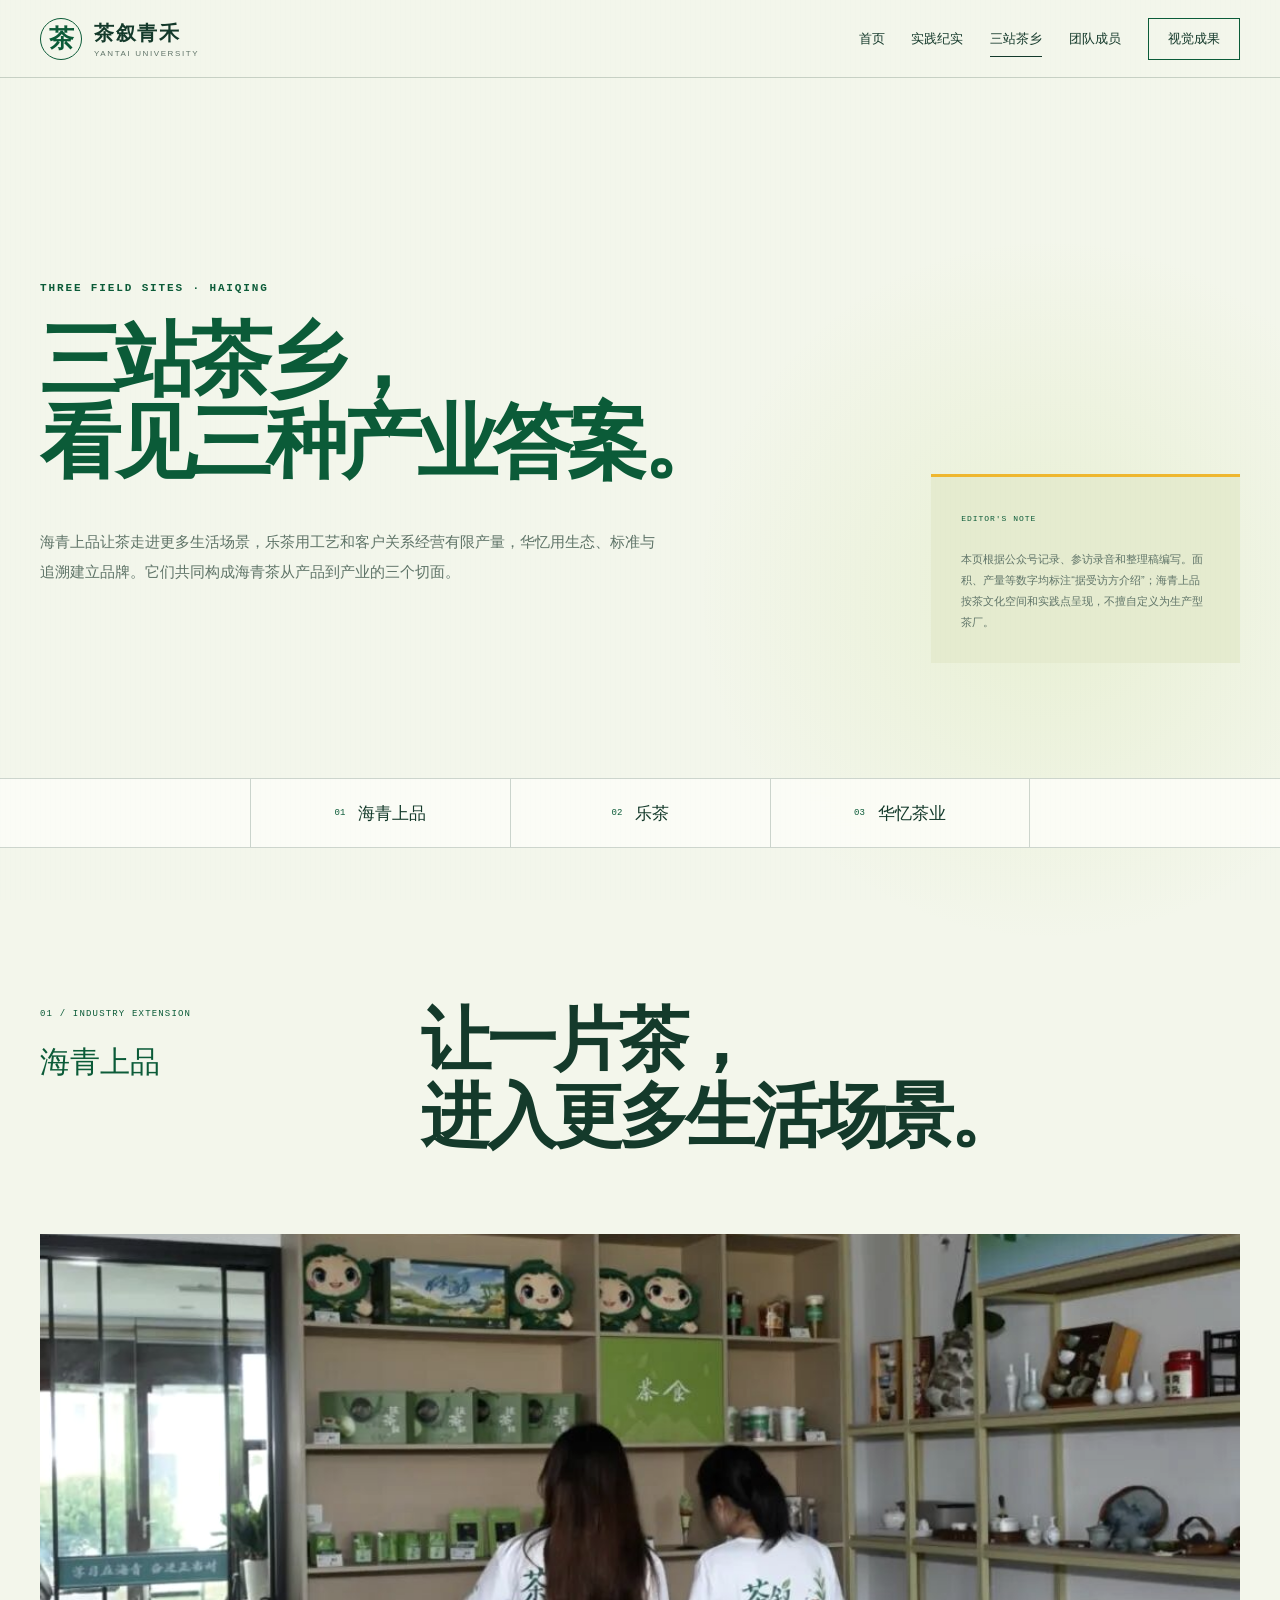
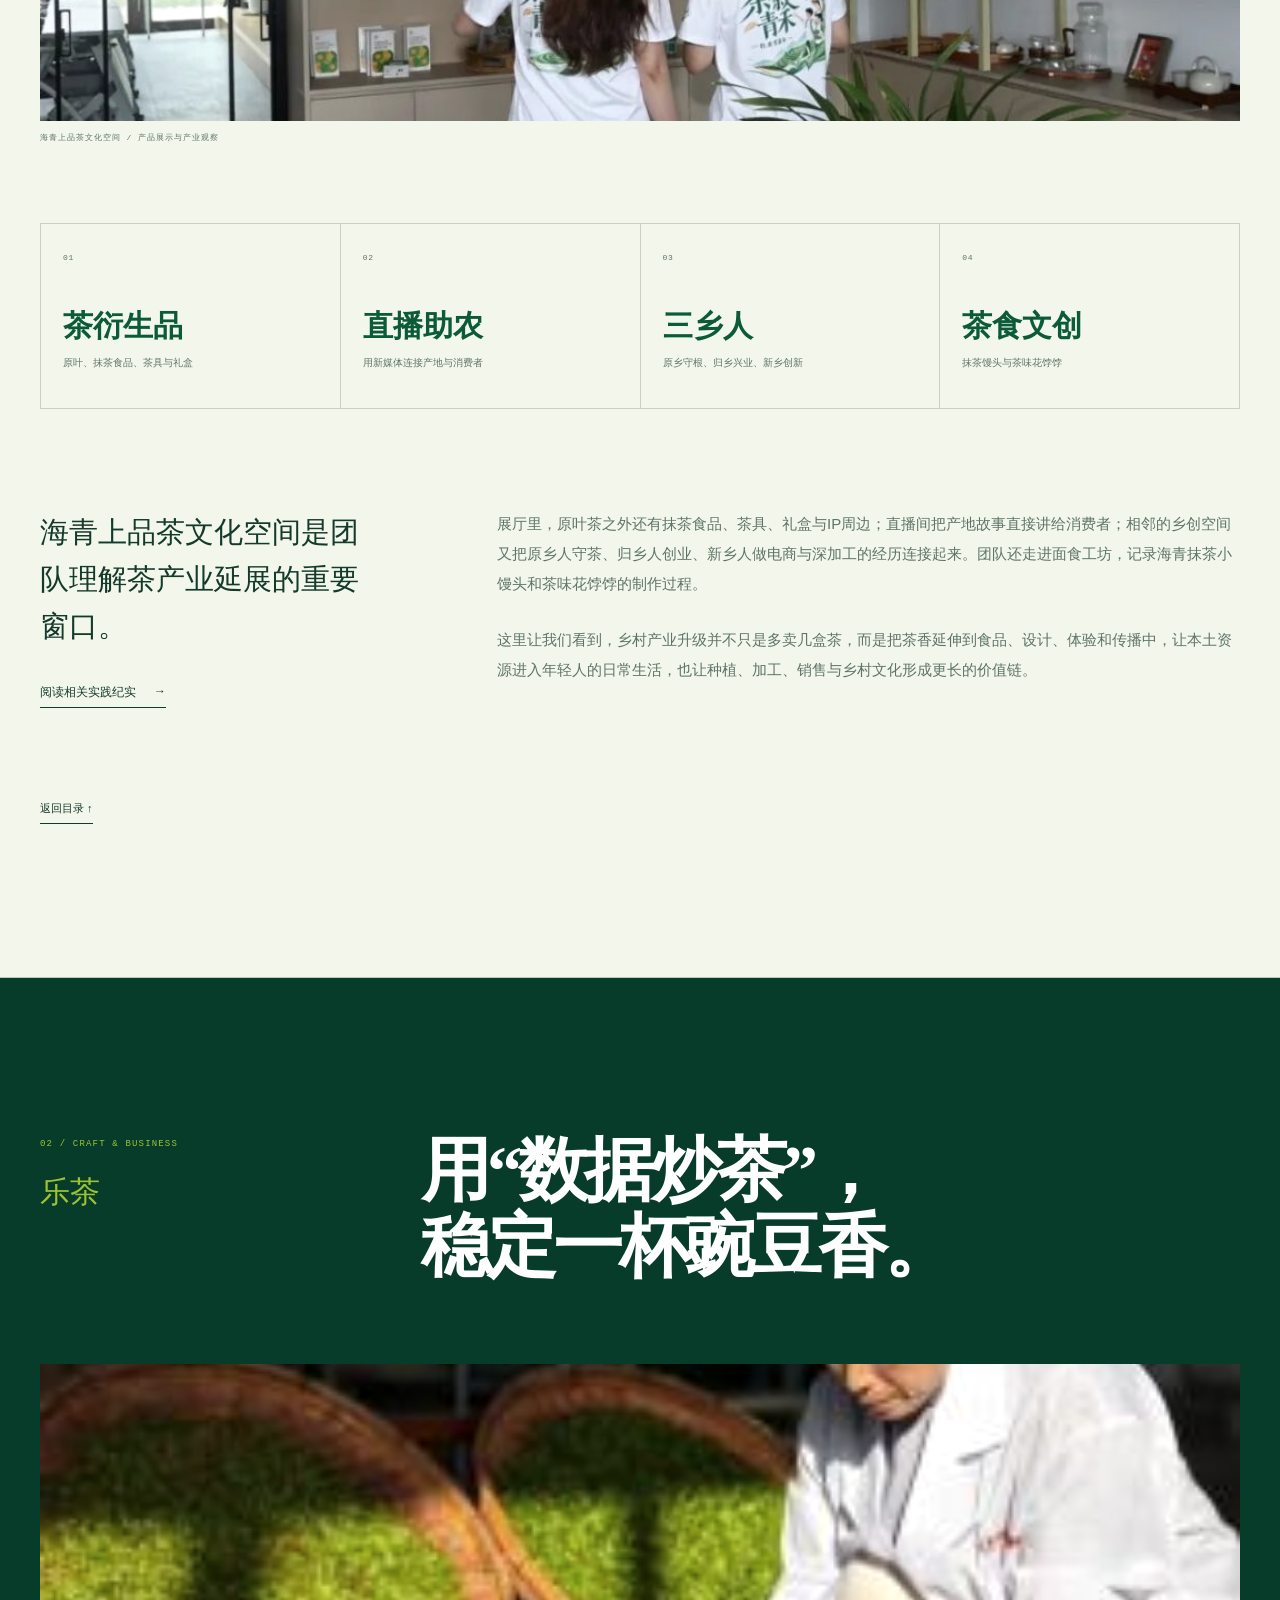
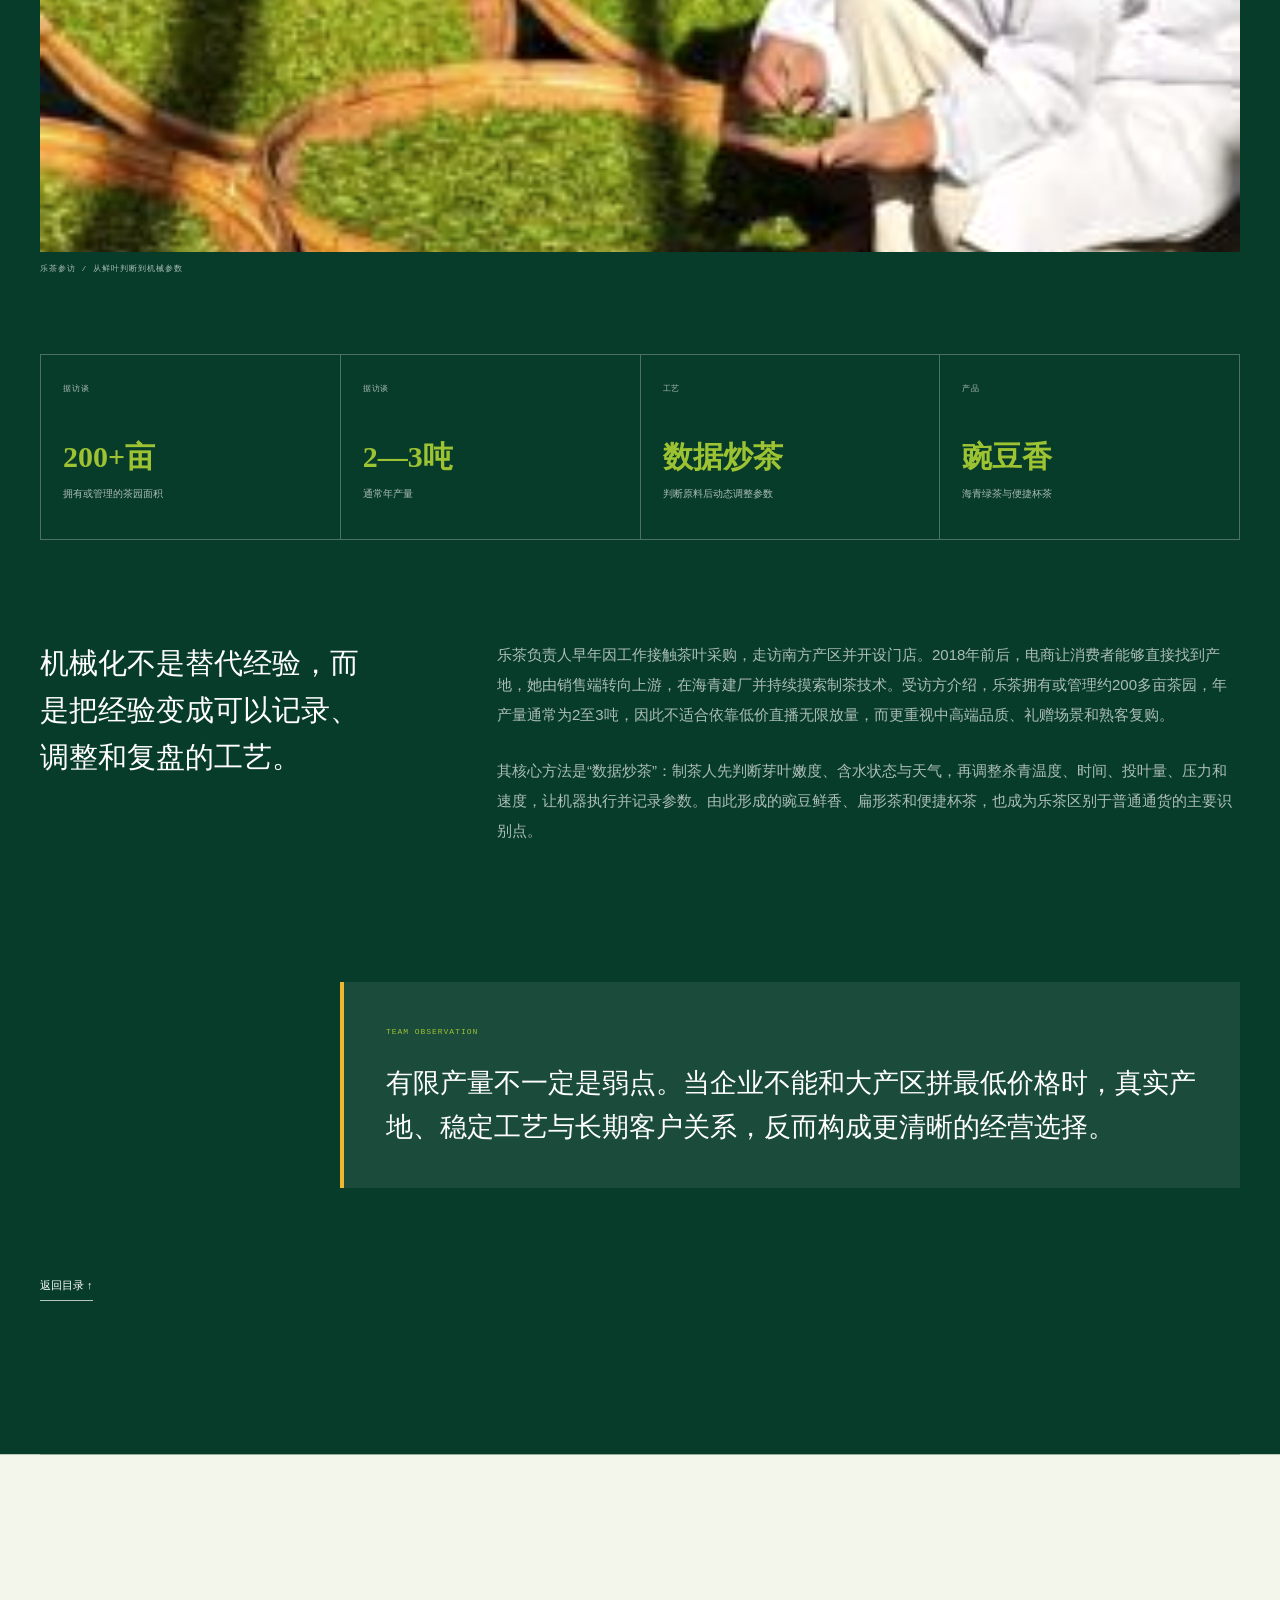
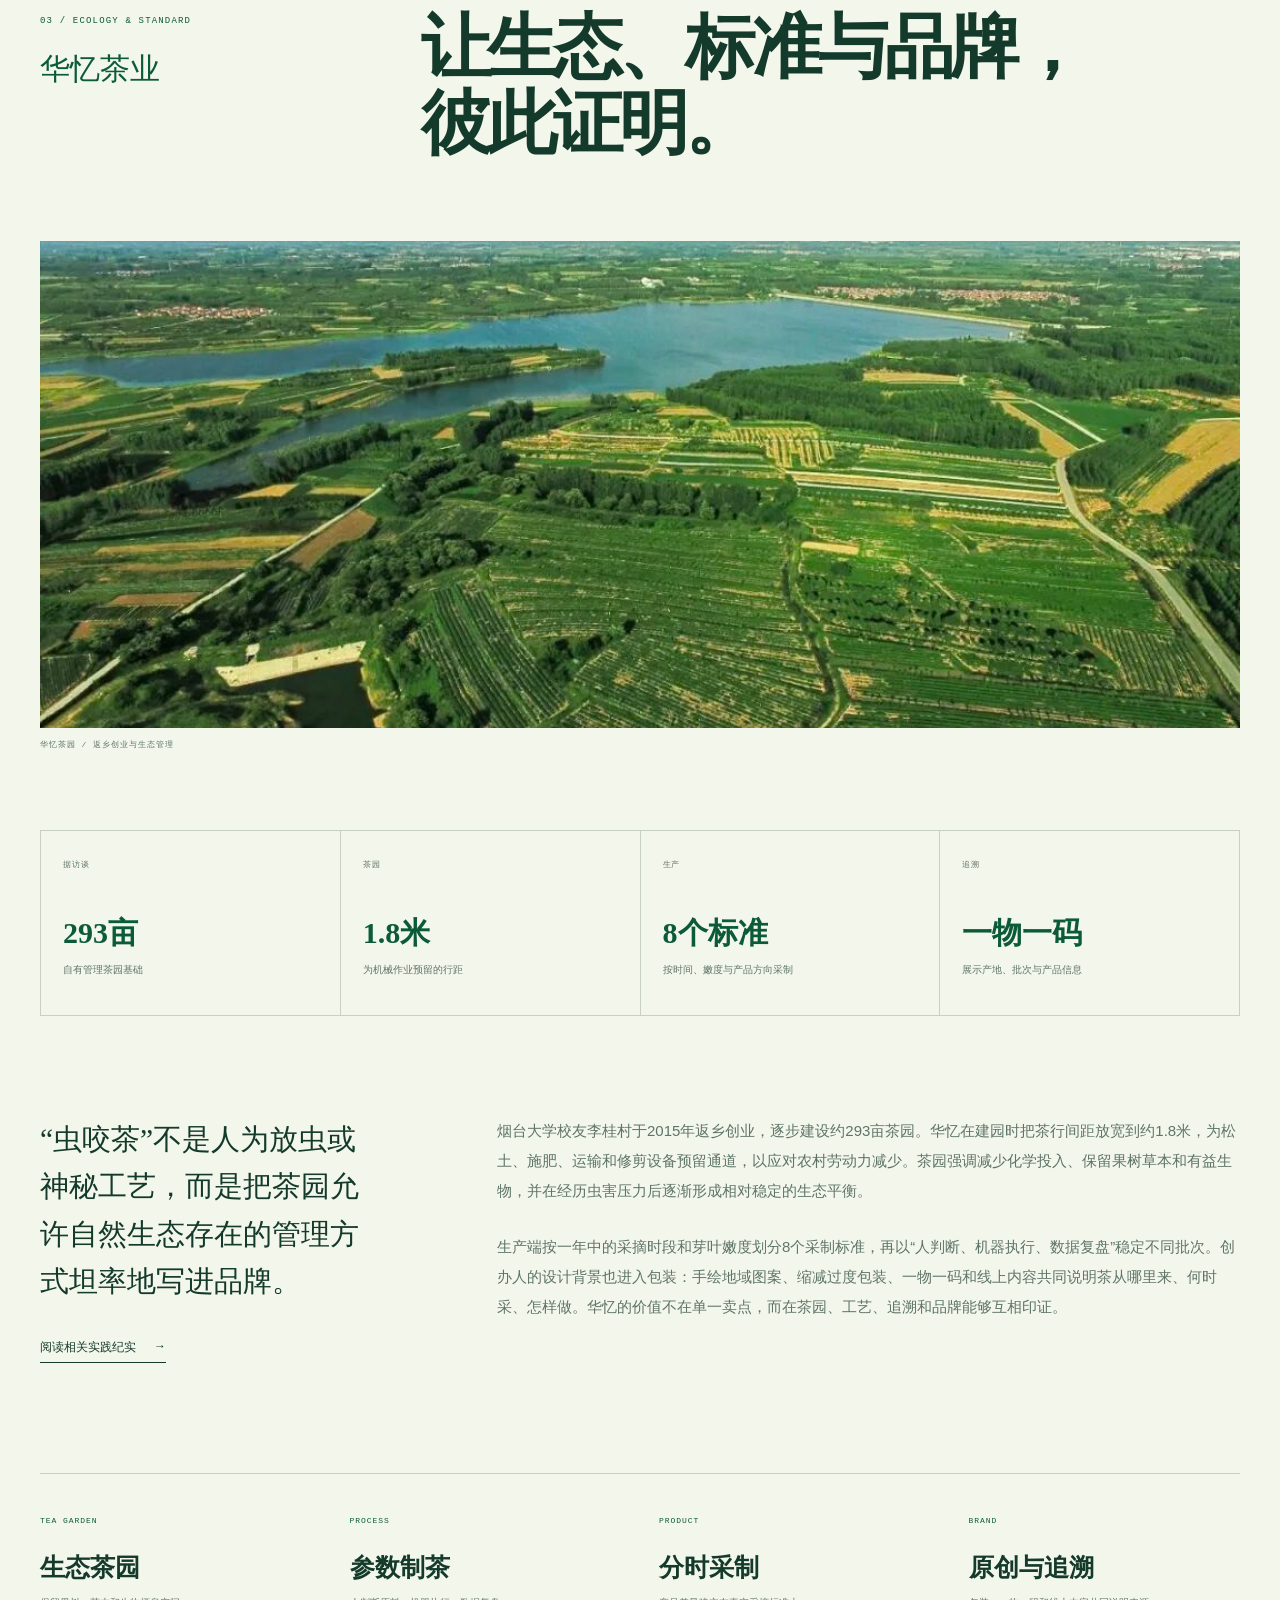
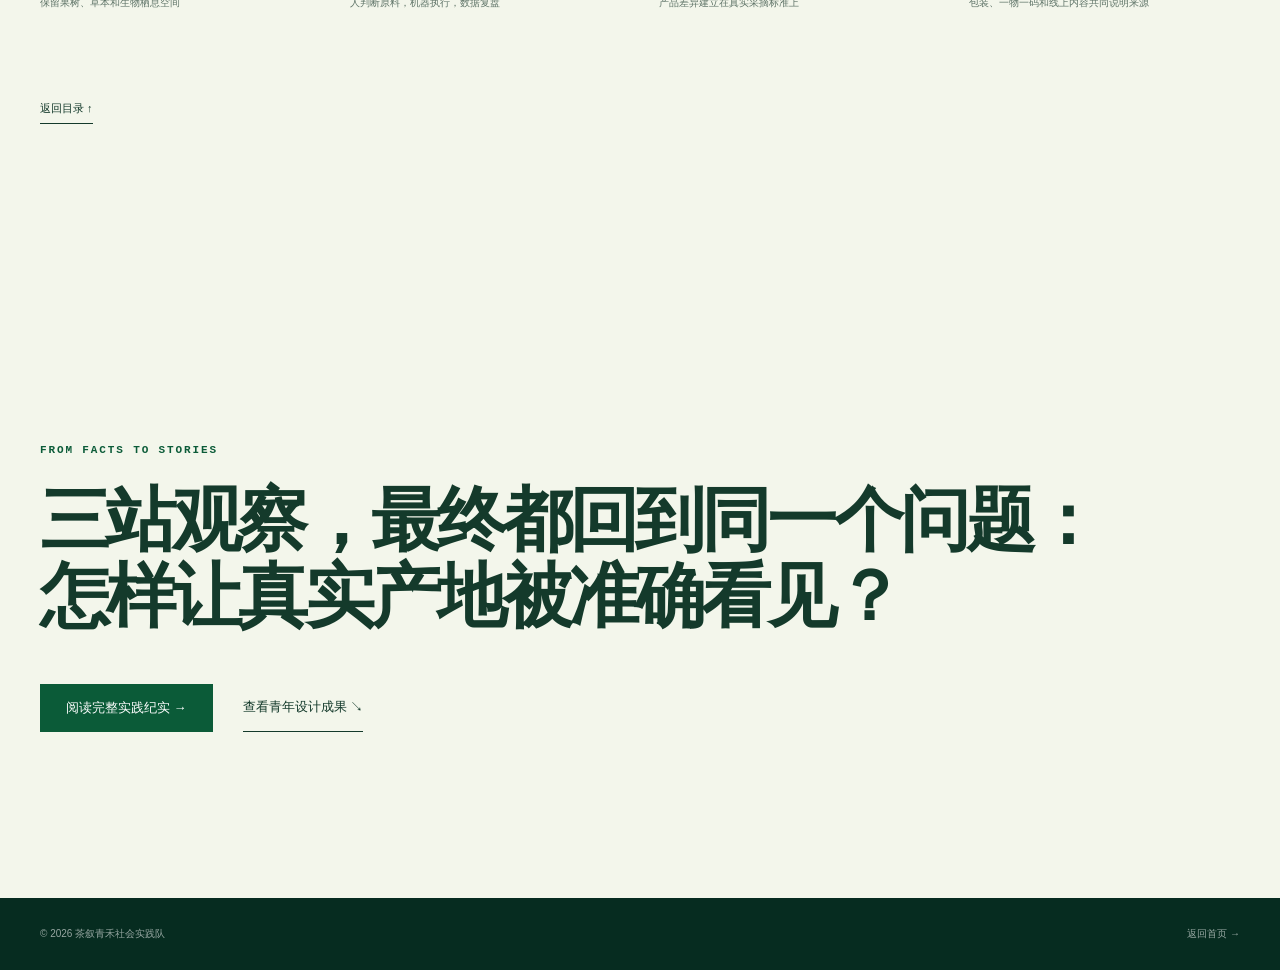
<file: tea-factories.html>
<!doctype html>
<html lang="zh-CN">
  <head>
    <meta charset="UTF-8" />
    <meta name="viewport" content="width=device-width, initial-scale=1" />
    <meta
      name="description"
      content="茶叙青禾走访海青上品、乐茶与华忆茶业：从产业延展、数据炒茶到生态茶园，观察海青茶的三种发展路径。"
    />
    <link
      rel="icon"
      href="data:image/svg+xml,%3Csvg xmlns='http://www.w3.org/2000/svg' viewBox='0 0 64 64'%3E%3Crect width='64' height='64' rx='32' fill='%230b5b38'/%3E%3Cpath d='M19 38c13 1 23-8 27-22 4 15-2 29-18 31-5 1-9-3-9-9Z' fill='%23f3f6eb'/%3E%3Cpath d='M22 42c7-8 13-14 23-23' fill='none' stroke='%239dc333' stroke-width='3' stroke-linecap='round'/%3E%3C/svg%3E"
    />
    <title>三站茶乡｜烟台大学 · 茶叙青禾</title>
    <link rel="stylesheet" href="styles.css" />
    <script src="script.js" defer></script>
  </head>
  <body class="inner-page factories-page">
    <a class="skip-link" href="#main">跳到主要内容</a>

    <header class="site-header" data-header>
      <a class="wordmark" href="index.html#home" aria-label="返回首页">
        <span class="wordmark-mark">茶</span>
        <span><b>茶叙青禾</b><small>YANTAI UNIVERSITY</small></span>
      </a>
      <button class="menu-toggle" type="button" aria-expanded="false" aria-controls="site-nav">
        <span>菜单</span><i aria-hidden="true"></i>
      </button>
      <nav class="site-nav" id="site-nav" aria-label="主要导航">
        <a href="index.html">首页</a>
        <a href="practice.html">实践纪实</a>
        <a href="tea-factories.html" aria-current="page">三站茶乡</a>
        <a href="team.html">团队成员</a>
        <a class="nav-contact" href="design.html">视觉成果</a>
      </nav>
    </header>

    <main id="main">
      <section class="page-hero factories-page-hero" aria-labelledby="page-title">
        <div class="page-hero-copy reveal">
          <p class="eyebrow">THREE FIELD SITES · HAIQING</p>
          <h1 id="page-title">三站茶乡，<br />看见三种产业答案。</h1>
          <p>
            海青上品让茶走进更多生活场景，乐茶用工艺和客户关系经营有限产量，华忆用生态、标准与追溯建立品牌。它们共同构成海青茶从产品到产业的三个切面。
          </p>
        </div>
        <div class="factory-intro-note reveal">
          <span>EDITOR'S NOTE</span>
          <p>本页根据公众号记录、参访录音和整理稿编写。面积、产量等数字均标注“据受访方介绍”；海青上品按茶文化空间和实践点呈现，不擅自定义为生产型茶厂。</p>
        </div>
      </section>

      <nav class="chapter-nav factory-nav" aria-label="三站茶乡目录">
        <a href="#haiqing-shangpin"><span>01</span>海青上品</a>
        <a href="#lecha"><span>02</span>乐茶</a>
        <a href="#huayi"><span>03</span>华忆茶业</a>
      </nav>

      <section class="factory-chapter" id="haiqing-shangpin" aria-labelledby="shangpin-title">
        <header class="factory-heading reveal">
          <div><span>01 / INDUSTRY EXTENSION</span><p>海青上品</p></div>
          <h2 id="shangpin-title">让一片茶，<br />进入更多生活场景。</h2>
        </header>

        <figure class="factory-visual reveal">
          <img src="assets/images/factories/haiqing-shangpin.jpg" alt="实践队在海青上品展厅观察茶产品" />
          <figcaption>海青上品茶文化空间 / 产品展示与产业观察</figcaption>
        </figure>

        <div class="fact-strip reveal" aria-label="海青上品关键词">
          <div><span>01</span><b>茶衍生品</b><p>原叶、抹茶食品、茶具与礼盒</p></div>
          <div><span>02</span><b>直播助农</b><p>用新媒体连接产地与消费者</p></div>
          <div><span>03</span><b>三乡人</b><p>原乡守根、归乡兴业、新乡创新</p></div>
          <div><span>04</span><b>茶食文创</b><p>抹茶馒头与茶味花饽饽</p></div>
        </div>

        <div class="factory-copy-grid">
          <div class="factory-lead reveal">
            <p>海青上品茶文化空间是团队理解茶产业延展的重要窗口。</p>
            <a class="text-link" href="practice.html#rural-revitalization">阅读相关实践纪实 <span aria-hidden="true">→</span></a>
          </div>
          <div class="factory-copy reveal">
            <p>展厅里，原叶茶之外还有抹茶食品、茶具、礼盒与IP周边；直播间把产地故事直接讲给消费者；相邻的乡创空间又把原乡人守茶、归乡人创业、新乡人做电商与深加工的经历连接起来。团队还走进面食工坊，记录海青抹茶小馒头和茶味花饽饽的制作过程。</p>
            <p>这里让我们看到，乡村产业升级并不只是多卖几盒茶，而是把茶香延伸到食品、设计、体验和传播中，让本土资源进入年轻人的日常生活，也让种植、加工、销售与乡村文化形成更长的价值链。</p>
          </div>
        </div>
        <a class="back-to-index" href="#page-title">返回目录 ↑</a>
      </section>

      <section class="factory-chapter factory-chapter-dark" id="lecha" aria-labelledby="lecha-title">
        <header class="factory-heading reveal">
          <div><span>02 / CRAFT & BUSINESS</span><p>乐茶</p></div>
          <h2 id="lecha-title">用“数据炒茶”，<br />稳定一杯豌豆香。</h2>
        </header>

        <figure class="factory-visual reveal">
          <img src="assets/images/factories/lecha-making.jpg" alt="乐茶参访中的制茶加工现场" />
          <figcaption>乐茶参访 / 从鲜叶判断到机械参数</figcaption>
        </figure>

        <div class="fact-strip reveal" aria-label="乐茶关键词">
          <div><span>据访谈</span><b>200+亩</b><p>拥有或管理的茶园面积</p></div>
          <div><span>据访谈</span><b>2—3吨</b><p>通常年产量</p></div>
          <div><span>工艺</span><b>数据炒茶</b><p>判断原料后动态调整参数</p></div>
          <div><span>产品</span><b>豌豆香</b><p>海青绿茶与便捷杯茶</p></div>
        </div>

        <div class="factory-copy-grid">
          <div class="factory-lead reveal">
            <p>机械化不是替代经验，而是把经验变成可以记录、调整和复盘的工艺。</p>
          </div>
          <div class="factory-copy reveal">
            <p>乐茶负责人早年因工作接触茶叶采购，走访南方产区并开设门店。2018年前后，电商让消费者能够直接找到产地，她由销售端转向上游，在海青建厂并持续摸索制茶技术。受访方介绍，乐茶拥有或管理约200多亩茶园，年产量通常为2至3吨，因此不适合依靠低价直播无限放量，而更重视中高端品质、礼赠场景和熟客复购。</p>
            <p>其核心方法是“数据炒茶”：制茶人先判断芽叶嫩度、含水状态与天气，再调整杀青温度、时间、投叶量、压力和速度，让机器执行并记录参数。由此形成的豌豆鲜香、扁形茶和便捷杯茶，也成为乐茶区别于普通通货的主要识别点。</p>
          </div>
        </div>

        <blockquote class="field-quote reveal">
          <span>TEAM OBSERVATION</span>
          <p>有限产量不一定是弱点。当企业不能和大产区拼最低价格时，真实产地、稳定工艺与长期客户关系，反而构成更清晰的经营选择。</p>
        </blockquote>
        <a class="back-to-index" href="#page-title">返回目录 ↑</a>
      </section>

      <section class="factory-chapter" id="huayi" aria-labelledby="huayi-factory-title">
        <header class="factory-heading reveal">
          <div><span>03 / ECOLOGY & STANDARD</span><p>华忆茶业</p></div>
          <h2 id="huayi-factory-title">让生态、标准与品牌，<br />彼此证明。</h2>
        </header>

        <figure class="factory-visual reveal">
          <img src="assets/images/factories/huayi-garden.jpg" alt="华忆茶业生态茶园航拍景观" />
          <figcaption>华忆茶园 / 返乡创业与生态管理</figcaption>
        </figure>

        <div class="fact-strip reveal" aria-label="华忆茶业关键词">
          <div><span>据访谈</span><b>293亩</b><p>自有管理茶园基础</p></div>
          <div><span>茶园</span><b>1.8米</b><p>为机械作业预留的行距</p></div>
          <div><span>生产</span><b>8个标准</b><p>按时间、嫩度与产品方向采制</p></div>
          <div><span>追溯</span><b>一物一码</b><p>展示产地、批次与产品信息</p></div>
        </div>

        <div class="factory-copy-grid">
          <div class="factory-lead reveal">
            <p>“虫咬茶”不是人为放虫或神秘工艺，而是把茶园允许自然生态存在的管理方式坦率地写进品牌。</p>
            <a class="text-link" href="practice.html#huayi-visit">阅读相关实践纪实 <span aria-hidden="true">→</span></a>
          </div>
          <div class="factory-copy reveal">
            <p>烟台大学校友李桂村于2015年返乡创业，逐步建设约293亩茶园。华忆在建园时把茶行间距放宽到约1.8米，为松土、施肥、运输和修剪设备预留通道，以应对农村劳动力减少。茶园强调减少化学投入、保留果树草本和有益生物，并在经历虫害压力后逐渐形成相对稳定的生态平衡。</p>
            <p>生产端按一年中的采摘时段和芽叶嫩度划分8个采制标准，再以“人判断、机器执行、数据复盘”稳定不同批次。创办人的设计背景也进入包装：手绘地域图案、缩减过度包装、一物一码和线上内容共同说明茶从哪里来、何时采、怎样做。华忆的价值不在单一卖点，而在茶园、工艺、追溯和品牌能够互相印证。</p>
          </div>
        </div>

        <div class="factory-methods reveal" aria-label="华忆经营闭环">
          <div><span>TEA GARDEN</span><b>生态茶园</b><p>保留果树、草本和生物栖息空间</p></div>
          <div><span>PROCESS</span><b>参数制茶</b><p>人判断原料，机器执行，数据复盘</p></div>
          <div><span>PRODUCT</span><b>分时采制</b><p>产品差异建立在真实采摘标准上</p></div>
          <div><span>BRAND</span><b>原创与追溯</b><p>包装、一物一码和线上内容共同说明来源</p></div>
        </div>
        <a class="back-to-index" href="#page-title">返回目录 ↑</a>
      </section>

      <section class="next-page-cta tea-route-cta">
        <p class="eyebrow">FROM FACTS TO STORIES</p>
        <h2>三站观察，最终都回到同一个问题：<br />怎样让真实产地被准确看见？</h2>
        <div class="cta-actions">
          <a class="button button-primary" href="practice.html">阅读完整实践纪实 →</a>
          <a class="button button-text" href="index.html#works">查看青年设计成果 ↘</a>
        </div>
      </section>
    </main>

    <footer class="site-footer">
      <span>© 2026 茶叙青禾社会实践队</span>
      <a href="index.html">返回首页 →</a>
    </footer>
  </body>
</html>
</file>
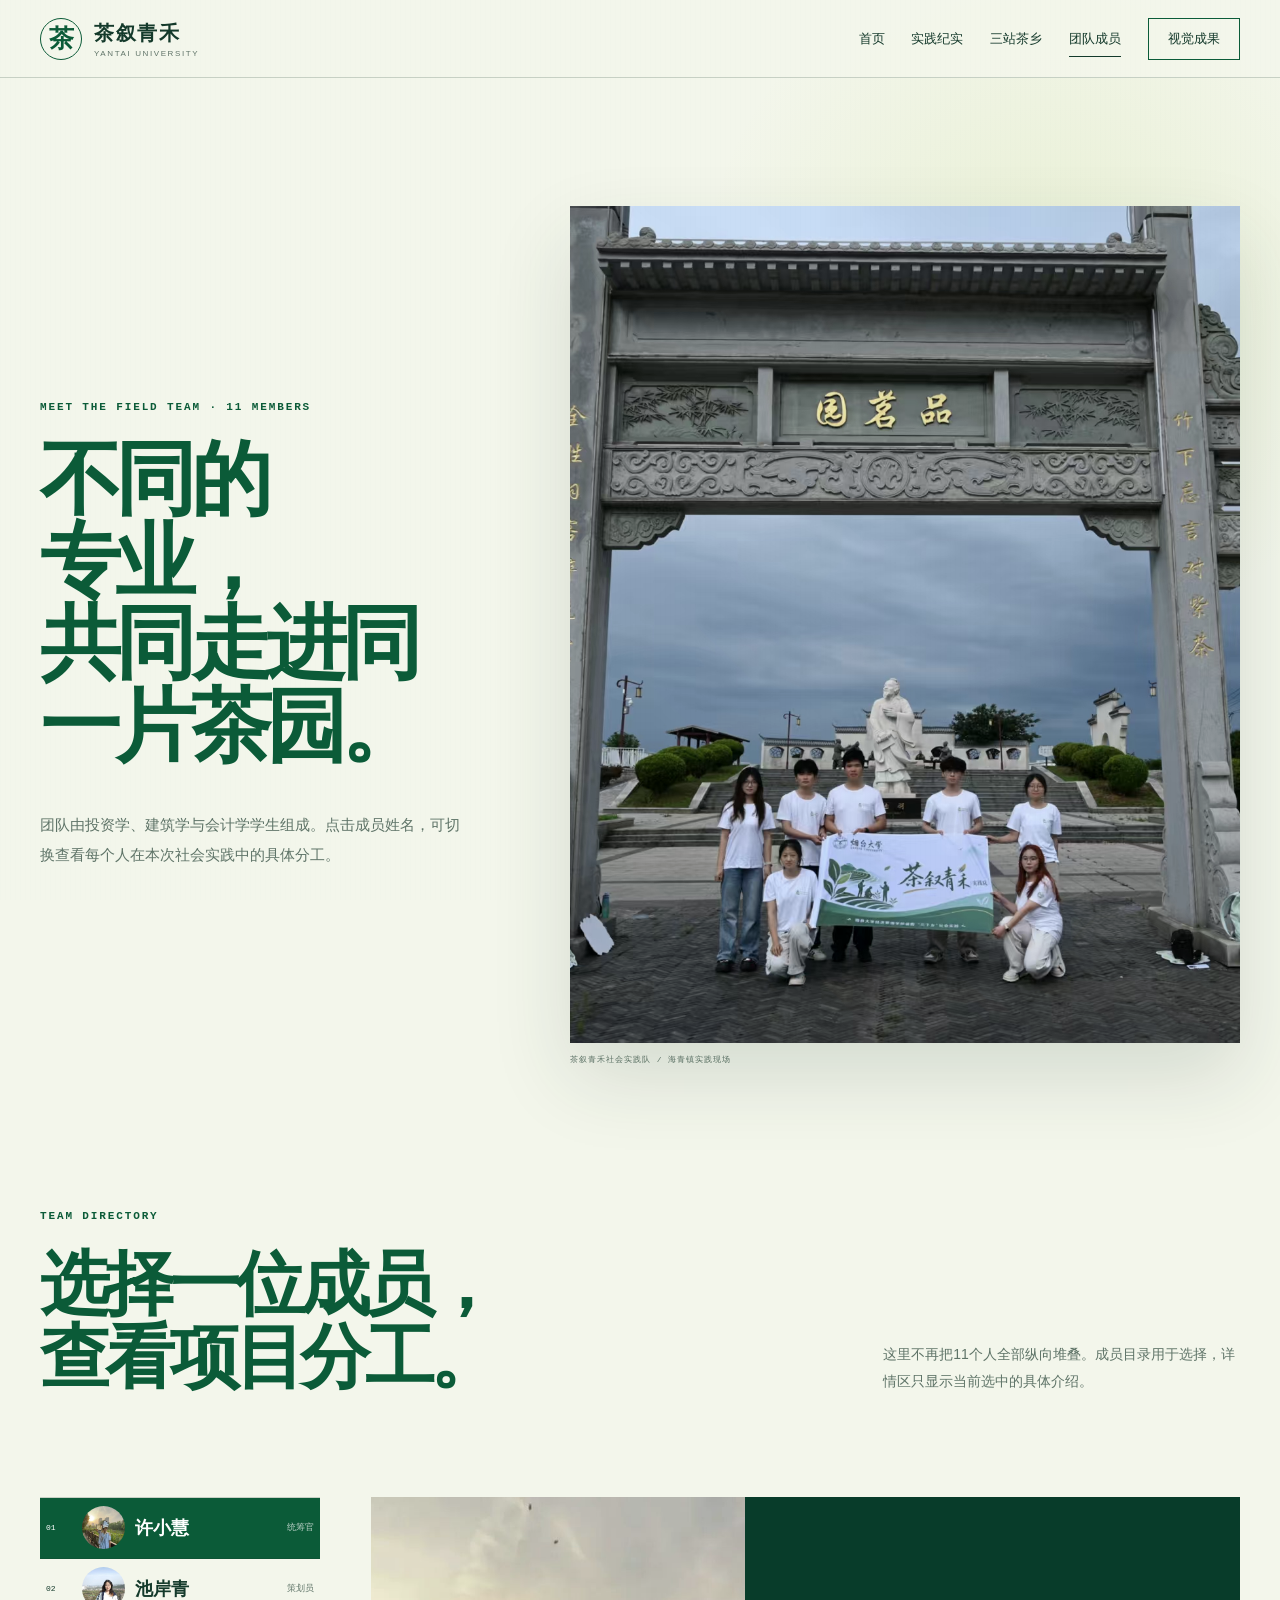
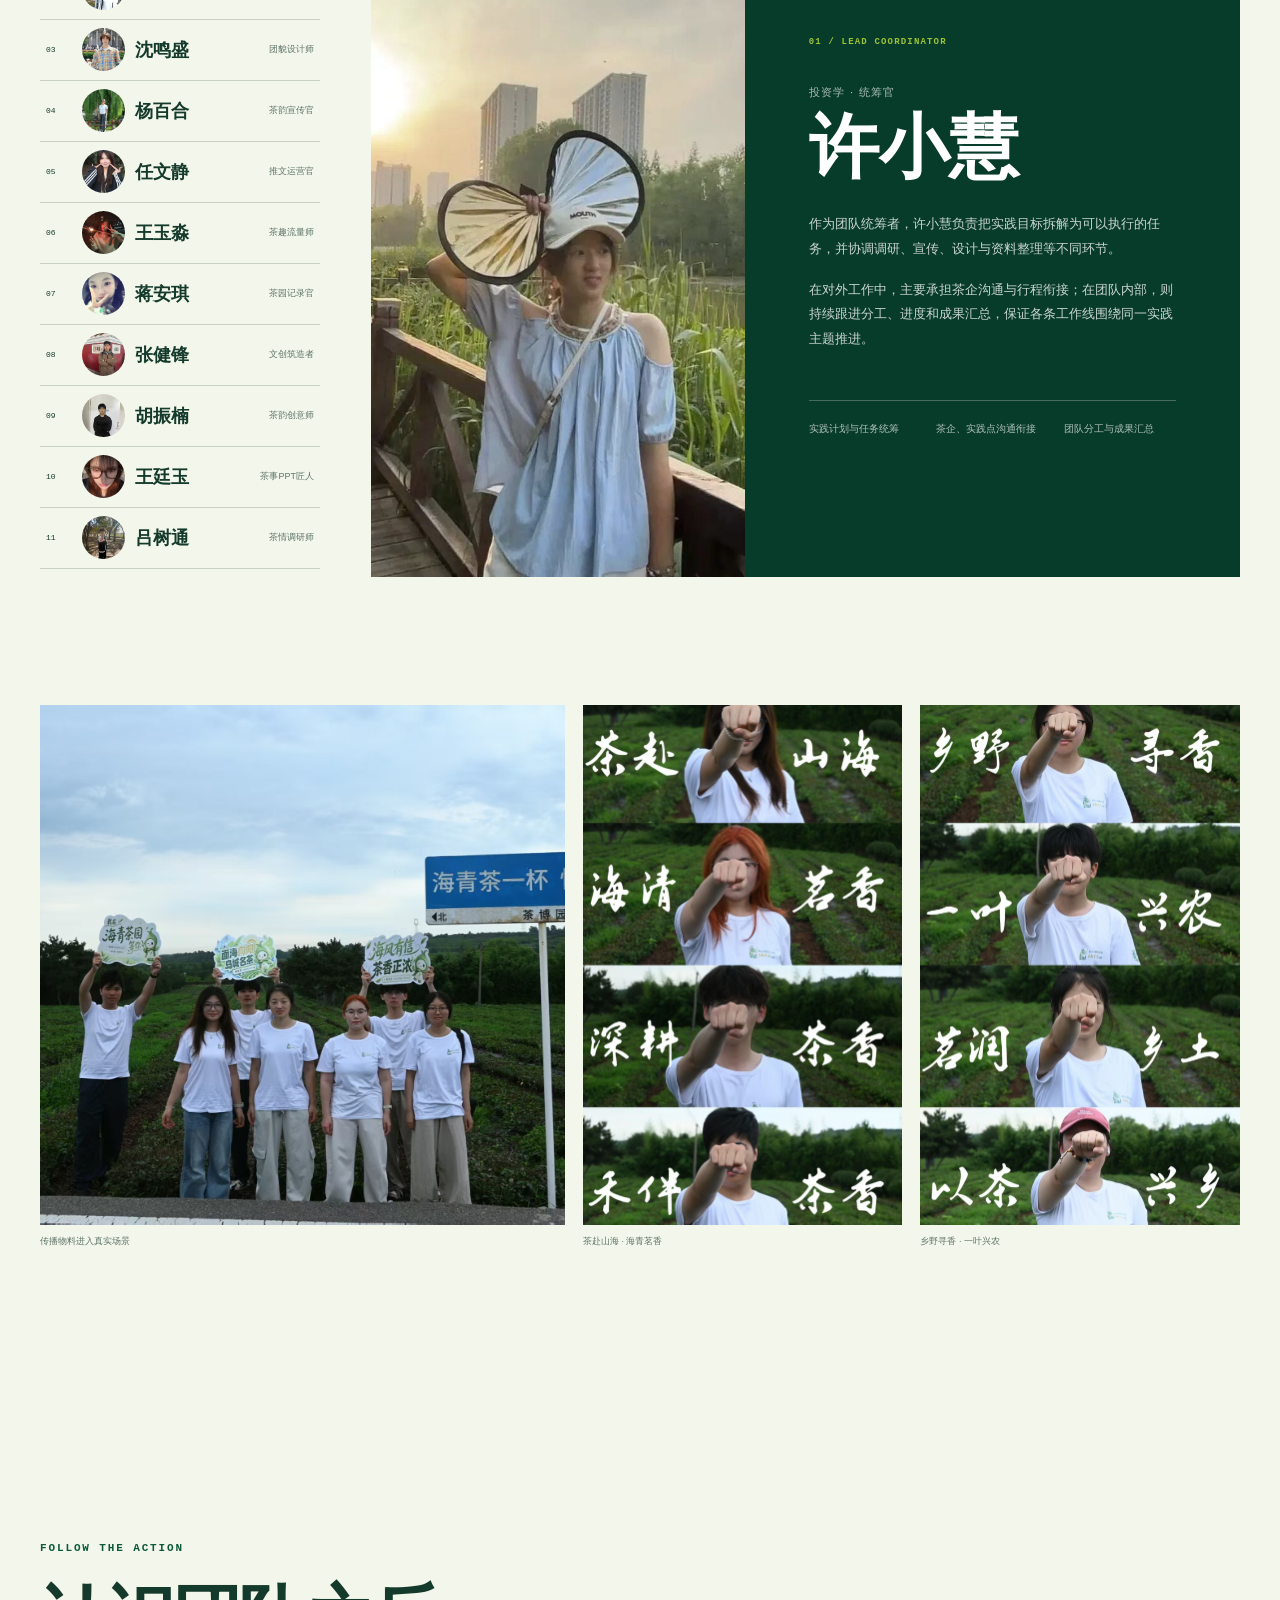
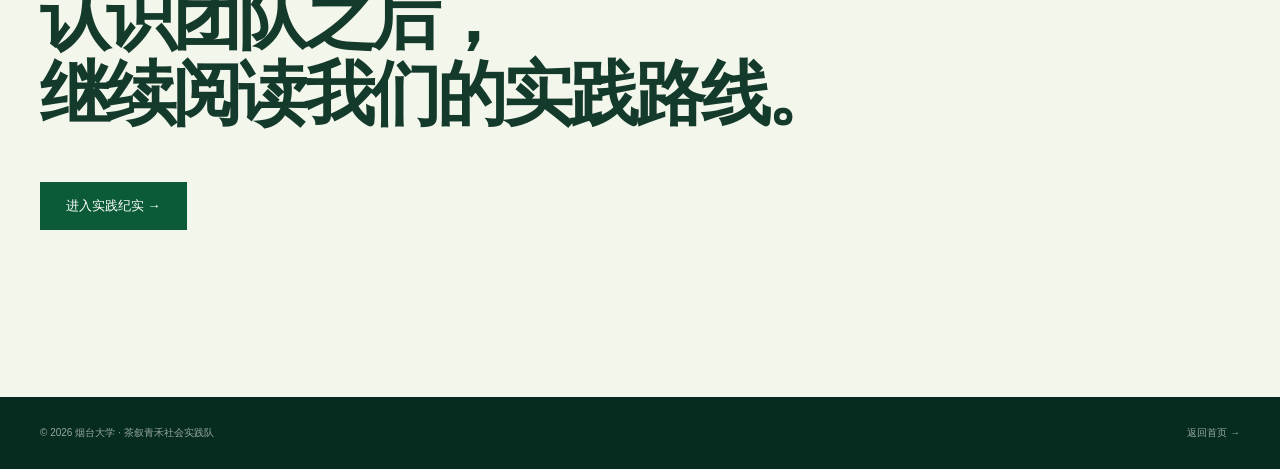
<file: team.html>
<!doctype html>
<html lang="zh-CN">
  <head>
    <meta charset="UTF-8" />
    <meta name="viewport" content="width=device-width, initial-scale=1" />
    <meta name="description" content="烟台大学茶叙青禾社会实践队成员介绍：11位成员的专业背景、项目分工与实践职责。" />
    <link rel="icon" href="data:image/svg+xml,%3Csvg xmlns='http://www.w3.org/2000/svg' viewBox='0 0 64 64'%3E%3Crect width='64' height='64' rx='32' fill='%230b5b38'/%3E%3Cpath d='M19 38c13 1 23-8 27-22 4 15-2 29-18 31-5 1-9-3-9-9Z' fill='%23f3f6eb'/%3E%3C/svg%3E" />
    <title>团队成员｜烟台大学 · 茶叙青禾</title>
    <link rel="stylesheet" href="styles.css" />
    <script src="script.js" defer></script>
  </head>
  <body class="inner-page team-page">
    <a class="skip-link" href="#main">跳到主要内容</a>
    <header class="site-header" data-header>
      <a class="wordmark" href="index.html" aria-label="返回首页">
        <span class="wordmark-mark">茶</span>
        <span><b>茶叙青禾</b><small>YANTAI UNIVERSITY</small></span>
      </a>
      <button class="menu-toggle" type="button" aria-expanded="false" aria-controls="site-nav">
        <span>菜单</span><i aria-hidden="true"></i>
      </button>
      <nav class="site-nav" id="site-nav" aria-label="主要导航">
        <a href="index.html">首页</a>
        <a href="practice.html">实践纪实</a>
        <a href="tea-factories.html">三站茶乡</a>
        <a href="team.html" aria-current="page">团队成员</a>
        <a class="nav-contact" href="design.html">视觉成果</a>
      </nav>
    </header>

    <main id="main">
      <section class="page-hero team-page-hero" aria-labelledby="page-title">
        <div class="page-hero-copy reveal">
          <p class="eyebrow">MEET THE FIELD TEAM · 11 MEMBERS</p>
          <h1 id="page-title">不同的专业，<br />共同走进同一片茶园。</h1>
          <p>团队由投资学、建筑学与会计学学生组成。点击成员姓名，可切换查看每个人在本次社会实践中的具体分工。</p>
        </div>
        <figure class="page-hero-media reveal">
          <img src="assets/images/field/team-hero.jpg" alt="茶叙青禾社会实践队在海青品茗园牌坊下合影" />
          <figcaption>茶叙青禾社会实践队 / 海青镇实践现场</figcaption>
        </figure>
      </section>

      <section class="member-switcher" data-switcher data-default-panel="member-01" aria-labelledby="member-directory-title">
        <header class="switcher-heading reveal">
          <div><p class="eyebrow">TEAM DIRECTORY</p><h2 id="member-directory-title">选择一位成员，<br />查看项目分工。</h2></div>
          <p>这里不再把11个人全部纵向堆叠。成员目录用于选择，详情区只显示当前选中的具体介绍。</p>
        </header>

        <div class="member-switcher-layout reveal">
          <div class="member-tabs" role="tablist" aria-label="团队成员列表">
            <button type="button" role="tab" aria-selected="true" aria-controls="member-01" data-switch-target="member-01"><span>01</span><img src="assets/images/members/member-01.jpg" alt="" /><b>许小慧</b><small>统筹官</small></button>
            <button type="button" role="tab" aria-selected="false" aria-controls="member-02" data-switch-target="member-02"><span>02</span><img src="assets/images/members/member-02.jpg" alt="" /><b>池岸青</b><small>策划员</small></button>
            <button type="button" role="tab" aria-selected="false" aria-controls="member-03" data-switch-target="member-03"><span>03</span><img src="assets/images/members/member-03.jpg" alt="" /><b>沈鸣盛</b><small>团貌设计师</small></button>
            <button type="button" role="tab" aria-selected="false" aria-controls="member-04" data-switch-target="member-04"><span>04</span><img src="assets/images/members/member-04.jpg" alt="" /><b>杨百合</b><small>茶韵宣传官</small></button>
            <button type="button" role="tab" aria-selected="false" aria-controls="member-05" data-switch-target="member-05"><span>05</span><img src="assets/images/members/member-05.jpg" alt="" /><b>任文静</b><small>推文运营官</small></button>
            <button type="button" role="tab" aria-selected="false" aria-controls="member-06" data-switch-target="member-06"><span>06</span><img src="assets/images/members/member-06.jpg" alt="" /><b>王玉淼</b><small>茶趣流量师</small></button>
            <button type="button" role="tab" aria-selected="false" aria-controls="member-07" data-switch-target="member-07"><span>07</span><img src="assets/images/members/member-07.jpg" alt="" /><b>蒋安琪</b><small>茶园记录官</small></button>
            <button type="button" role="tab" aria-selected="false" aria-controls="member-08" data-switch-target="member-08"><span>08</span><img src="assets/images/members/member-08.jpg" alt="" /><b>张健锋</b><small>文创筑造者</small></button>
            <button type="button" role="tab" aria-selected="false" aria-controls="member-09" data-switch-target="member-09"><span>09</span><img src="assets/images/members/member-09.jpg" alt="" /><b>胡振楠</b><small>茶韵创意师</small></button>
            <button type="button" role="tab" aria-selected="false" aria-controls="member-10" data-switch-target="member-10"><span>10</span><img src="assets/images/members/member-10.jpg" alt="" /><b>王廷玉</b><small>茶事PPT匠人</small></button>
            <button type="button" role="tab" aria-selected="false" aria-controls="member-11" data-switch-target="member-11"><span>11</span><img src="assets/images/members/member-11.jpg" alt="" /><b>吕树通</b><small>茶情调研师</small></button>
          </div>

          <div class="member-panels">
            <article class="member-panel is-active" id="member-01" role="tabpanel" data-switch-panel>
              <img class="member-portrait" src="assets/images/members/member-01.jpg" alt="队长许小慧" />
              <div class="member-profile"><span>01 / LEAD COORDINATOR</span><p class="member-major">投资学 · 统筹官</p><h3>许小慧</h3><p>作为团队统筹者，许小慧负责把实践目标拆解为可以执行的任务，并协调调研、宣传、设计与资料整理等不同环节。</p><p>在对外工作中，主要承担茶企沟通与行程衔接；在团队内部，则持续跟进分工、进度和成果汇总，保证各条工作线围绕同一实践主题推进。</p><ul><li>实践计划与任务统筹</li><li>茶企、实践点沟通衔接</li><li>团队分工与成果汇总</li></ul></div>
            </article>
            <article class="member-panel" id="member-02" role="tabpanel" data-switch-panel hidden>
              <img class="member-portrait" src="assets/images/members/member-02.jpg" alt="队员池岸青" />
              <div class="member-profile"><span>02 / PROJECT PLANNING</span><p class="member-major">投资学 · 策划员</p><h3>池岸青</h3><p>池岸青承担实践策划案的撰写与结构梳理，把团队关于海青茶调研、文化传播和助农实践的想法整理为清晰方案。</p><p>这项工作连接前期准备与现场行动：既要明确阶段目标，也要考虑人员安排、活动形式与最终成果，使每次走访都有可追踪的重点。</p><ul><li>实践策划案撰写</li><li>活动流程与重点梳理</li><li>阶段任务辅助协调</li></ul></div>
            </article>
            <article class="member-panel" id="member-03" role="tabpanel" data-switch-panel hidden>
              <img class="member-portrait" src="assets/images/members/member-03.jpg" alt="队员沈鸣盛" />
              <div class="member-profile"><span>03 / TEAM IDENTITY</span><p class="member-major">建筑学 · 团貌设计师</p><h3>沈鸣盛</h3><p>沈鸣盛负责团队视觉识别的主要设计工作，将茶园、青年行动与烟台大学团队身份转化为统一的图形语言。</p><p>队旗、队服与文创物料既服务现场使用，也让实践队在拍摄、活动和对外传播中保持清晰一致的形象。</p><ul><li>队旗视觉设计</li><li>队服正反面设计</li><li>文创与现场物料延展</li></ul></div>
            </article>
            <article class="member-panel" id="member-04" role="tabpanel" data-switch-panel hidden>
              <img class="member-portrait" src="assets/images/members/member-04.jpg" alt="队员杨百合" />
              <div class="member-profile"><span>04 / CONTENT COMMUNICATION</span><p class="member-major">投资学 · 茶韵宣传官</p><h3>杨百合</h3><p>杨百合参与公众号内容运营与文章策划，负责把现场走访、访谈信息和团队感悟整理成适合公众阅读的传播内容。</p><p>工作重点是从大量记录中提炼主题，让实践文章既保留真实细节，也能清楚说明海青茶的文化与产业价值。</p><ul><li>公众号选题与内容策划</li><li>实践文稿撰写整理</li><li>茶乡故事传播表达</li></ul></div>
            </article>
            <article class="member-panel" id="member-05" role="tabpanel" data-switch-panel hidden>
              <img class="member-portrait" src="assets/images/members/member-05.jpg" alt="队员任文静" />
              <div class="member-profile"><span>05 / ARTICLE OPERATION</span><p class="member-major">投资学 · 推文运营官</p><h3>任文静</h3><p>任文静参与公众号运营、推文策划与资料组织，将不同阶段的实践内容转化为连贯的文章结构。</p><p>从现场信息筛选到文字编排，这项工作帮助团队建立持续的内容记录，也为网站中的实践纪实提供了重要底稿。</p><ul><li>公众号日常运营</li><li>推文结构与内容策划</li><li>图文资料筛选整理</li></ul></div>
            </article>
            <article class="member-panel" id="member-06" role="tabpanel" data-switch-panel hidden>
              <img class="member-portrait" src="assets/images/members/member-06.jpg" alt="队员王玉淼" />
              <div class="member-profile"><span>06 / PLATFORM OPERATION</span><p class="member-major">投资学 · 茶趣流量师</p><h3>王玉淼</h3><p>王玉淼负责平台运营相关工作，思考如何把实践现场与海青茶内容转化为更适合线上传播的素材。</p><p>其分工关注内容发布、受众触达与传播节奏，让团队产出的文章、影像和视觉成果能够进入更广泛的公众视野。</p><ul><li>线上平台运营</li><li>传播素材适配</li><li>内容发布节奏协同</li></ul></div>
            </article>
            <article class="member-panel" id="member-07" role="tabpanel" data-switch-panel hidden>
              <img class="member-portrait" src="assets/images/members/member-07.jpg" alt="队员蒋安琪" />
              <div class="member-profile"><span>07 / FIELD DOCUMENTATION</span><p class="member-major">投资学 · 茶园记录官</p><h3>蒋安琪</h3><p>蒋安琪承担实践过程中的拍摄与剪辑，用影像记录茶园环境、制茶过程、企业交流和团队行动。</p><p>这些照片与视频不仅是活动留痕，也是后续推文、网站和视觉成果的基础素材，让叙述始终有真实现场作为支撑。</p><ul><li>现场摄影与视频记录</li><li>实践影像筛选</li><li>视频剪辑与素材归档</li></ul></div>
            </article>
            <article class="member-panel" id="member-08" role="tabpanel" data-switch-panel hidden>
              <img class="member-portrait" src="assets/images/members/member-08.jpg" alt="队员张健锋" />
              <div class="member-profile"><span>08 / CREATIVE MAKING</span><p class="member-major">建筑学 · 文创筑造者</p><h3>张健锋</h3><p>张健锋参与团队的设计与策划工作，将调研中获得的茶文化信息转化为具有具体使用场景的文创表达。</p><p>其工作连接内容与形式：一方面理解实践主题，另一方面关注图形、版式和物料在真实活动中的呈现效果。</p><ul><li>文创设计参与</li><li>视觉方案策划</li><li>线下物料应用协作</li></ul></div>
            </article>
            <article class="member-panel" id="member-09" role="tabpanel" data-switch-panel hidden>
              <img class="member-portrait" src="assets/images/members/member-09.jpg" alt="队员胡振楠" />
              <div class="member-profile"><span>09 / VISUAL CONCEPT</span><p class="member-major">建筑学 · 茶韵创意师</p><h3>胡振楠</h3><p>胡振楠参与视觉创意与文稿整理，在图像表达和文字内容之间建立衔接。</p><p>通过梳理主题、辅助设计与整理材料，使茶文化内容能够更准确地进入海报、文创和展示页面，而不是停留在零散素材中。</p><ul><li>视觉创意与设计协作</li><li>主题内容梳理</li><li>文稿资料整理</li></ul></div>
            </article>
            <article class="member-panel" id="member-10" role="tabpanel" data-switch-panel hidden>
              <img class="member-portrait" src="assets/images/members/member-10.jpg" alt="队员王廷玉" />
              <div class="member-profile"><span>10 / PRESENTATION DESIGN</span><p class="member-major">会计学 · 茶事PPT匠人</p><h3>王廷玉</h3><p>王廷玉负责团队汇报材料的制作与视觉美化，把调研过程、实践成果和核心数据整理成便于展示的演示文稿。</p><p>这项工作需要在信息完整与版面清晰之间取得平衡，让老师、评委与公众能够快速理解项目逻辑。</p><ul><li>汇报PPT制作</li><li>信息层级整理</li><li>版式与视觉统一</li></ul></div>
            </article>
            <article class="member-panel" id="member-11" role="tabpanel" data-switch-panel hidden>
              <img class="member-portrait" src="assets/images/members/member-11.jpg" alt="队员吕树通" />
              <div class="member-profile"><span>11 / RESEARCH SUPPORT</span><p class="member-major">会计学 · 茶情调研师</p><h3>吕树通</h3><p>吕树通承担问卷设计与实践报告相关工作，帮助团队把观察和访谈转化为更有结构的调研信息。</p><p>通过整理问题、汇总反馈并参与报告撰写，使团队对海青茶受众认知、产业现状和传播需求的判断更有依据。</p><ul><li>调研问卷设计</li><li>反馈信息整理</li><li>实践报告撰写协作</li></ul></div>
            </article>
          </div>
        </div>
      </section>

      <section class="team-field-strip" aria-label="团队实践照片">
        <figure class="reveal"><img src="assets/images/field/team-signs.jpg" alt="队员在茶园持手举牌合影" /><figcaption>传播物料进入真实场景</figcaption></figure>
        <figure class="reveal"><img src="assets/images/field/slogan-collage-a.jpg" alt="队员在茶园完成主题口号影像" /><figcaption>茶赴山海 · 海青茗香</figcaption></figure>
        <figure class="reveal"><img src="assets/images/field/slogan-collage-b.jpg" alt="队员在茶园完成乡村振兴主题影像" /><figcaption>乡野寻香 · 一叶兴农</figcaption></figure>
      </section>

      <section class="next-page-cta">
        <p class="eyebrow">FOLLOW THE ACTION</p>
        <h2>认识团队之后，<br />继续阅读我们的实践路线。</h2>
        <a class="button button-primary" href="practice.html">进入实践纪实 →</a>
      </section>
    </main>
    <footer class="site-footer"><span>© 2026 烟台大学 · 茶叙青禾社会实践队</span><a href="index.html">返回首页 →</a></footer>
  </body>
</html>
</file>
<file: styles.css>
:root {
  --paper: #f3f6eb;
  --paper-bright: #fbfcf6;
  --ink: #143a2b;
  --muted: #5f7468;
  --tea: #0b5b38;
  --tea-deep: #083c2a;
  --sprout: #9dc333;
  --sun: #efb72f;
  --sea: #4e9dac;
  --line: rgba(20, 58, 43, 0.2);
  --white-line: rgba(255, 255, 255, 0.28);
  --page: min(1440px, calc(100vw - 80px));
  --ease: cubic-bezier(0.22, 1, 0.36, 1);
}

* {
  box-sizing: border-box;
}

html {
  scroll-behavior: smooth;
}

body {
  margin: 0;
  background:
    radial-gradient(circle at 82% 8%, rgba(157, 195, 51, 0.13), transparent 22rem),
    var(--paper);
  color: var(--ink);
  font-family: "Microsoft YaHei", "PingFang SC", "Noto Sans CJK SC", sans-serif;
  -webkit-font-smoothing: antialiased;
}

body::before {
  position: fixed;
  inset: 0;
  z-index: 100;
  pointer-events: none;
  content: "";
  opacity: 0.16;
  background-image: repeating-linear-gradient(
    90deg,
    rgba(11, 91, 56, 0.03) 0,
    rgba(11, 91, 56, 0.03) 1px,
    transparent 1px,
    transparent 5px
  );
  mix-blend-mode: multiply;
}

img {
  display: block;
  max-width: 100%;
}

a {
  color: inherit;
  text-decoration: none;
}

button,
a {
  -webkit-tap-highlight-color: transparent;
}

button {
  color: inherit;
  font: inherit;
}

:focus-visible {
  outline: 3px solid var(--sun);
  outline-offset: 4px;
}

.skip-link {
  position: fixed;
  top: 12px;
  left: 12px;
  z-index: 1000;
  padding: 12px 18px;
  background: var(--ink);
  color: white;
  transform: translateY(-160%);
}

.skip-link:focus {
  transform: translateY(-160%);
}

.skip-link:focus-visible {
  transform: translateY(0);
}

section[id] {
  scroll-margin-top: 5.5rem;
}

.site-header {
  position: sticky;
  top: 0;
  z-index: 50;
  display: flex;
  width: 100%;
  min-height: 78px;
  padding: 0 40px;
  align-items: center;
  justify-content: space-between;
  border-bottom: 1px solid var(--line);
  background: rgba(243, 246, 235, 0.92);
  transition: background 280ms ease, min-height 280ms ease;
}

.site-header.is-scrolled {
  min-height: 66px;
  background: rgba(251, 252, 246, 0.97);
}

.wordmark {
  display: inline-flex;
  align-items: center;
  gap: 12px;
}

.wordmark-mark {
  display: grid;
  width: 42px;
  aspect-ratio: 1;
  place-items: center;
  border: 1px solid var(--tea);
  border-radius: 50%;
  color: var(--tea);
  font-family: "STKaiti", "KaiTi", serif;
  font-size: 25px;
  font-weight: 700;
}

.wordmark b,
.wordmark small {
  display: block;
}

.wordmark b {
  font-family: "STKaiti", "KaiTi", serif;
  font-size: 20px;
  letter-spacing: 0.08em;
}

.wordmark small {
  margin-top: 2px;
  color: var(--muted);
  font-size: 8px;
  letter-spacing: 0.2em;
}

.site-nav {
  display: flex;
  align-items: center;
  gap: clamp(18px, 2.1vw, 38px);
  font-size: 13px;
}

.site-nav a {
  position: relative;
  padding: 27px 0;
}

.site-nav a::after {
  position: absolute;
  right: 0;
  bottom: 18px;
  left: 0;
  height: 1px;
  background: currentColor;
  content: "";
  transform: scaleX(0);
  transform-origin: right;
  transition: transform 260ms var(--ease);
}

.site-nav a:hover::after,
.site-nav a:focus-visible::after,
.site-nav a[aria-current="page"]::after {
  transform: scaleX(1);
  transform-origin: left;
}

.site-nav .nav-contact {
  min-width: 92px;
  padding: 11px 18px;
  border: 1px solid var(--tea);
  text-align: center;
}

.site-nav .nav-contact::after {
  display: none;
}

.site-nav .nav-contact:hover {
  background: var(--tea);
  color: white;
}

.menu-toggle {
  display: none;
  border: 0;
  background: transparent;
}

.hero {
  display: grid;
  width: var(--page);
  min-height: calc(100vh - 78px);
  margin: 0 auto;
  padding: clamp(60px, 7.5vw, 118px) 0 54px;
  grid-template-columns: minmax(340px, 0.76fr) minmax(600px, 1.32fr);
  gap: clamp(44px, 5.5vw, 96px);
  align-items: center;
}

.eyebrow {
  margin: 0 0 26px;
  color: var(--tea);
  font-family: Consolas, "Courier New", monospace;
  font-size: 11px;
  font-weight: 700;
  letter-spacing: 0.17em;
  text-transform: uppercase;
}

.hero-title {
  margin: 0;
  font-weight: 400;
  line-height: 0.92;
}

.hero-title span {
  display: block;
}

.hero-title .school {
  margin-bottom: 20px;
  font-size: clamp(20px, 1.65vw, 28px);
  font-weight: 500;
  letter-spacing: 0.32em;
}

.hero-title .project-name {
  margin-left: -0.05em;
  color: var(--tea);
  font-family: "STKaiti", "KaiTi", serif;
  font-size: clamp(76px, 7.3vw, 132px);
  font-weight: 700;
  letter-spacing: -0.09em;
  white-space: nowrap;
}

.hero-title .team-name {
  margin-top: 15px;
  font-family: "STKaiti", "KaiTi", serif;
  font-size: clamp(28px, 2.7vw, 48px);
  letter-spacing: 0.22em;
}

.hero-lead {
  margin: 46px 0 18px;
  font-family: "STKaiti", "KaiTi", serif;
  font-size: clamp(22px, 1.8vw, 30px);
  line-height: 1.5;
}

.hero-summary {
  max-width: 35rem;
  margin: 0;
  color: var(--muted);
  font-size: 14px;
  line-height: 1.8;
}

.hero-actions {
  display: flex;
  margin-top: 30px;
  align-items: center;
  gap: 25px;
}

.button {
  display: inline-flex;
  min-height: 48px;
  align-items: center;
  justify-content: center;
  font-size: 13px;
  transition: transform 220ms var(--ease), background 220ms ease, color 220ms ease;
}

.button:hover {
  transform: translateY(-3px);
}

.button-primary {
  padding: 0 26px;
  background: var(--tea);
  color: white;
}

.button-primary:hover {
  background: var(--tea-deep);
}

.button-text {
  gap: 14px;
  border-bottom: 1px solid var(--ink);
}

.hero-facts {
  display: grid;
  margin: 48px 0 0;
  padding-top: 20px;
  border-top: 1px solid var(--line);
  grid-template-columns: repeat(3, 1fr);
  gap: 14px;
}

.hero-facts div {
  min-width: 0;
}

.hero-facts dt {
  margin-bottom: 7px;
  color: var(--muted);
  font-size: 9px;
  letter-spacing: 0.12em;
}

.hero-facts dd {
  margin: 0;
  font-size: 11px;
  line-height: 1.45;
}

.hero-visual {
  min-width: 0;
}

.carousel-stage {
  position: relative;
  aspect-ratio: 16 / 9;
  overflow: hidden;
  background: #e6edd4;
  box-shadow: 0 30px 70px rgba(20, 58, 43, 0.14);
}

.carousel-stage::after {
  position: absolute;
  inset: 13px;
  z-index: 5;
  border: 1px solid rgba(255, 255, 255, 0.56);
  content: "";
  pointer-events: none;
}

.hero-slide {
  position: absolute;
  inset: 0;
  margin: 0;
  opacity: 0;
  visibility: hidden;
  transition: opacity 720ms var(--ease), visibility 720ms;
}

.hero-slide.is-active {
  opacity: 1;
  visibility: visible;
}

.hero-slide img {
  width: 100%;
  height: 100%;
  object-fit: cover;
}

.hero-slide .photo-cover {
  object-position: center 45%;
  filter: saturate(0.82) contrast(1.03);
  transform: scale(1.02);
}

.hero-slide figcaption {
  position: absolute;
  right: 28px;
  bottom: 27px;
  z-index: 6;
  min-width: 215px;
  padding: 14px 16px;
  background: rgba(248, 250, 240, 0.92);
  color: var(--ink);
}

.hero-slide figcaption span,
.hero-slide figcaption strong {
  display: block;
}

.hero-slide figcaption span {
  margin-bottom: 5px;
  color: var(--muted);
  font-family: Consolas, monospace;
  font-size: 8px;
  letter-spacing: 0.11em;
}

.hero-slide figcaption strong {
  font-size: 13px;
}

.carousel-controls {
  display: grid;
  min-height: 54px;
  align-items: center;
  border-bottom: 1px solid var(--line);
  grid-template-columns: 1fr auto auto;
  gap: 28px;
}

.carousel-controls p {
  margin: 0;
  font-family: Consolas, monospace;
  font-size: 10px;
  letter-spacing: 0.1em;
}

.carousel-dots {
  display: flex;
  gap: 8px;
}

.carousel-dots button {
  width: 26px;
  height: 3px;
  padding: 0;
  border: 0;
  background: var(--line);
  cursor: pointer;
}

.carousel-dots button.is-active {
  background: var(--tea);
}

.carousel-arrows {
  display: flex;
}

.carousel-arrows button {
  display: grid;
  width: 43px;
  height: 43px;
  padding: 0;
  place-items: center;
  border: 0;
  border-left: 1px solid var(--line);
  background: transparent;
  cursor: pointer;
}

.carousel-arrows button:hover {
  background: var(--tea);
  color: white;
}

.asset-note {
  margin: 10px 0 0;
  color: var(--muted);
  font-size: 9px;
  line-height: 1.5;
  text-align: right;
}

.theme-rail {
  display: flex;
  min-height: 84px;
  padding: 0 40px;
  align-items: center;
  justify-content: center;
  gap: clamp(18px, 3vw, 60px);
  background: var(--tea);
  color: white;
  font-family: "STKaiti", "KaiTi", serif;
  font-size: clamp(15px, 1.4vw, 22px);
  letter-spacing: 0.15em;
}

.theme-rail i {
  width: 7px;
  aspect-ratio: 1;
  background: var(--sprout);
  border-radius: 50% 0 50% 50%;
  transform: rotate(-45deg);
}

.section {
  position: relative;
  width: var(--page);
  margin: 0 auto;
  padding: clamp(110px, 12vw, 210px) 0;
}

.section-index {
  position: absolute;
  top: 42px;
  left: 0;
  color: var(--muted);
  font-family: Consolas, monospace;
  font-size: 10px;
  letter-spacing: 0.14em;
}

.section h2,
.practice-header h2,
.ip-heading h2,
.works-heading h2,
.closing h2 {
  margin: 0;
  font-family: "STKaiti", "KaiTi", serif;
  font-size: clamp(48px, 5vw, 86px);
  font-weight: 700;
  line-height: 1.08;
  letter-spacing: -0.05em;
}

.project-overview {
  display: grid;
  grid-template-columns: 1.1fr 0.7fr 0.54fr;
  gap: clamp(50px, 6vw, 105px);
  align-items: start;
}

.overview-copy {
  padding-top: 80px;
}

.overview-copy p {
  margin: 0 0 24px;
  color: var(--muted);
  font-size: 14px;
  line-height: 2;
}

.overview-copy .lead-copy {
  color: var(--ink);
  font-family: "STKaiti", "KaiTi", serif;
  font-size: 21px;
  line-height: 1.75;
}

.field-card {
  margin-top: 80px;
  padding: 22px;
  border-top: 3px solid var(--sun);
  background: #e5ebcf;
}

.field-card-label {
  display: block;
  margin-bottom: 32px;
  font-family: Consolas, monospace;
  font-size: 8px;
  letter-spacing: 0.12em;
}

.field-card dl {
  margin: 0;
}

.field-card dl div {
  padding: 14px 0;
  border-top: 1px solid rgba(20, 58, 43, 0.18);
}

.field-card dt {
  color: var(--tea);
  font-family: "Times New Roman", serif;
  font-size: 32px;
}

.field-card dd {
  margin: 4px 0 0;
  color: var(--muted);
  font-size: 11px;
}

.field-card small {
  display: block;
  margin-top: 26px;
  color: var(--muted);
  font-size: 8px;
  line-height: 1.6;
}

.team-section {
  display: grid;
  padding-top: 150px;
  border-top: 1px solid var(--line);
  grid-template-columns: 0.78fr 1.2fr 0.58fr;
  grid-template-rows: auto auto;
  gap: 32px;
  align-items: start;
}

.team-intro {
  position: sticky;
  top: 120px;
  grid-row: 1 / span 2;
  padding-right: 35px;
}

.team-intro p:not(.eyebrow) {
  max-width: 28rem;
  margin: 35px 0 25px;
  color: var(--muted);
  font-size: 14px;
  line-height: 1.9;
}

.text-link {
  display: inline-flex;
  padding-bottom: 6px;
  gap: 18px;
  border-bottom: 1px solid var(--ink);
  font-size: 12px;
}

.team-section figure {
  margin: 0;
}

.team-section figure img {
  width: 100%;
}

.team-section figcaption,
.ip-gallery figcaption,
.fan-showcase figcaption {
  display: flex;
  margin-top: 12px;
  align-items: baseline;
  justify-content: space-between;
  gap: 18px;
}

.team-section figcaption span,
.ip-gallery figcaption span,
.fan-showcase figcaption span {
  color: var(--muted);
  font-family: Consolas, monospace;
  font-size: 8px;
  letter-spacing: 0.11em;
}

.team-section figcaption b,
.ip-gallery figcaption b,
.fan-showcase figcaption b {
  font-size: 12px;
}

.team-flag {
  grid-column: 2 / span 2;
}

.team-shirt {
  grid-column: 2;
}

.team-photo-field {
  grid-column: 3;
}

.team-photo-field img {
  aspect-ratio: 3 / 4;
  object-fit: cover;
}

.team-photo-placeholder {
  display: flex;
  min-height: 100%;
  padding: 28px;
  align-items: flex-start;
  flex-direction: column;
  justify-content: flex-end;
  border: 1px dashed var(--muted);
  background:
    linear-gradient(135deg, rgba(157, 195, 51, 0.25), transparent 70%),
    var(--paper-bright);
}

.team-photo-placeholder span {
  font-family: Consolas, monospace;
  font-size: 9px;
  letter-spacing: 0.12em;
}

.team-photo-placeholder b {
  margin-top: 12px;
  font-family: "STKaiti", "KaiTi", serif;
  font-size: 27px;
}

.team-photo-placeholder p {
  margin: 6px 0 0;
  color: var(--muted);
  font-size: 10px;
}

.team-roster {
  margin-top: clamp(90px, 10vw, 155px);
  grid-column: 1 / -1;
}

.roster-heading {
  display: grid;
  margin-bottom: 60px;
  grid-template-columns: 1fr 0.45fr;
  gap: 90px;
  align-items: end;
}

.roster-heading h3 {
  margin: 0;
  font-family: "STKaiti", "KaiTi", serif;
  font-size: clamp(42px, 4.4vw, 72px);
  line-height: 1.12;
}

.roster-heading > p {
  margin: 0 0 6px;
  color: var(--muted);
  font-size: 13px;
  line-height: 1.85;
}

.member-grid {
  display: grid;
  gap: 1px;
  border: 1px solid var(--line);
  background: var(--line);
  grid-template-columns: repeat(4, 1fr);
}

.member-card {
  min-width: 0;
  padding: 18px 18px 34px;
  background: var(--paper);
}

.member-card img {
  width: 100%;
  aspect-ratio: 4 / 5;
  object-fit: cover;
  object-position: center;
  filter: saturate(0.78) contrast(1.02);
  transition: filter 400ms ease, transform 500ms var(--ease);
}

.member-card:hover img {
  filter: saturate(1);
  transform: translateY(-4px);
}

.member-card div {
  padding-top: 18px;
}

.member-card span {
  color: var(--tea);
  font-family: Consolas, monospace;
  font-size: 8px;
  letter-spacing: 0.1em;
}

.member-card h4 {
  margin: 9px 0 8px;
  font-family: "STKaiti", "KaiTi", serif;
  font-size: 27px;
}

.member-card p {
  margin: 0;
  color: var(--muted);
  font-size: 10px;
  line-height: 1.65;
}

.practice-section {
  padding: clamp(100px, 11vw, 180px) 0;
  overflow: hidden;
  background: var(--tea-deep);
  color: white;
}

.practice-shell {
  position: relative;
  width: var(--page);
  margin: 0 auto;
}

.practice-header {
  display: grid;
  grid-template-columns: 1fr 0.55fr;
  gap: 80px;
  align-items: end;
}

.practice-header .eyebrow,
.ip-section .eyebrow {
  color: var(--sprout);
}

.practice-header > p {
  max-width: 33rem;
  margin: 0 0 7px;
  color: rgba(255, 255, 255, 0.68);
  font-size: 14px;
  line-height: 1.9;
}

.route-line {
  position: absolute;
  top: 170px;
  right: -15vw;
  width: 48vw;
  height: 210px;
  border-top: 1px dashed rgba(157, 195, 51, 0.6);
  border-radius: 50%;
  transform: rotate(-9deg);
}

.route-line span {
  position: absolute;
  top: -7px;
  left: 33%;
  width: 12px;
  aspect-ratio: 1;
  background: var(--sprout);
  border-radius: 50% 0 50% 50%;
  transform: rotate(35deg);
}

.practice-steps {
  display: grid;
  margin: 100px 0 80px;
  padding: 0;
  border-top: 1px solid var(--white-line);
  list-style: none;
  grid-template-columns: repeat(4, 1fr);
}

.practice-steps li {
  min-height: 210px;
  padding: 22px 30px 30px 0;
  border-right: 1px solid var(--white-line);
}

.practice-steps li:not(:first-child) {
  padding-left: 30px;
}

.practice-steps li > span {
  color: var(--sprout);
  font-family: Consolas, monospace;
  font-size: 11px;
}

.practice-steps li div {
  margin-top: 58px;
}

.practice-steps b {
  display: block;
  font-family: "STKaiti", "KaiTi", serif;
  font-size: 26px;
}

.practice-steps p {
  margin: 12px 0 0;
  color: rgba(255, 255, 255, 0.62);
  font-size: 12px;
  line-height: 1.7;
}

.practice-gallery {
  display: grid;
  grid-template-columns: 1.4fr 0.8fr;
  grid-template-rows: 1fr 1fr;
  gap: 16px;
}

.practice-gallery figure {
  position: relative;
  min-height: 220px;
  margin: 0;
  overflow: hidden;
  background: #d7dfca;
}

.practice-gallery .gallery-large {
  grid-row: 1 / span 2;
  min-height: 540px;
}

.practice-gallery img {
  width: 100%;
  height: 100%;
  object-fit: cover;
  filter: saturate(0.72) contrast(1.02);
  transition: filter 500ms ease, transform 800ms var(--ease);
}

.practice-gallery figure:hover img {
  filter: saturate(1);
  transform: scale(1.025);
}

.practice-gallery figcaption {
  position: absolute;
  bottom: 0;
  left: 0;
  padding: 10px 14px;
  background: var(--paper-bright);
  color: var(--ink);
  font-size: 9px;
}

.subjects-section {
  display: grid;
  grid-template-columns: 0.8fr 1.2fr;
  gap: clamp(60px, 9vw, 150px);
}

.subjects-heading {
  position: sticky;
  top: 120px;
  align-self: start;
}

.subject-list article {
  display: grid;
  min-height: 190px;
  padding: 28px 0;
  border-top: 1px solid var(--line);
  grid-template-columns: 60px 1fr auto;
  grid-template-rows: auto 1fr;
  gap: 0 24px;
}

.subject-list article:last-child {
  border-bottom: 1px solid var(--line);
}

.subject-list article > span {
  grid-row: 1 / span 2;
  color: var(--sprout);
  font-family: "Times New Roman", serif;
  font-size: 34px;
}

.subject-list h3 {
  margin: 0;
  font-family: "STKaiti", "KaiTi", serif;
  font-size: 31px;
}

.subject-list b {
  color: var(--tea);
  font-size: 11px;
}

.subject-list p {
  max-width: 35rem;
  margin: 24px 0 0;
  color: var(--muted);
  font-size: 13px;
  line-height: 1.8;
}

.subjects-link {
  margin-top: 34px;
}

.ip-section {
  padding: clamp(100px, 11vw, 180px) max(40px, calc((100vw - 1440px) / 2));
  background: #0a4b31;
  color: white;
}

.ip-heading {
  display: grid;
  max-width: 1440px;
  margin: 0 auto 80px;
  grid-template-columns: 1fr 0.45fr;
  gap: 100px;
  align-items: end;
}

.ip-heading > p {
  margin: 0 0 5px;
  color: rgba(255, 255, 255, 0.68);
  font-size: 14px;
  line-height: 1.9;
}

.ip-gallery {
  display: grid;
  max-width: 1440px;
  margin: 0 auto;
  grid-template-columns: repeat(2, 1fr);
  gap: 54px 20px;
}

.ip-gallery figure {
  margin: 0;
}

.ip-gallery .ip-feature {
  grid-column: 1 / span 2;
}

.ip-gallery img {
  width: 100%;
  background: #f4f5ea;
}

.ip-gallery figcaption span {
  color: rgba(255, 255, 255, 0.6);
}

.works-section {
  width: var(--page);
  margin: 0 auto;
  padding: clamp(110px, 12vw, 200px) 0;
}

.works-heading {
  display: grid;
  margin-bottom: 90px;
  grid-template-columns: 0.4fr 0.8fr 0.45fr;
  gap: 60px;
  align-items: end;
}

.works-heading .eyebrow {
  align-self: start;
}

.works-heading > p:last-child {
  margin: 0 0 8px;
  color: var(--muted);
  font-size: 13px;
  line-height: 1.85;
}

.fan-showcase {
  display: grid;
  grid-template-columns: 1fr 1fr;
  gap: 22px;
}

.fan-showcase figure {
  margin: 0;
}

.fan-showcase img {
  width: 100%;
  background: white;
}

.sign-strip {
  display: grid;
  margin-top: 110px;
  grid-template-columns: repeat(12, 1fr);
  align-items: center;
}

.sign-strip figure {
  margin: 0;
  filter: drop-shadow(0 18px 22px rgba(20, 58, 43, 0.1));
  transition: transform 300ms var(--ease);
}

.sign-strip figure:nth-child(1) {
  z-index: 1;
  grid-column: 1 / span 5;
  transform: rotate(-4deg);
}

.sign-strip figure:nth-child(2) {
  z-index: 3;
  grid-column: 4 / span 6;
  grid-row: 1;
  transform: translateY(65px) rotate(2deg);
}

.sign-strip figure:nth-child(3) {
  z-index: 2;
  grid-column: 8 / span 5;
  grid-row: 1;
  transform: rotate(5deg);
}

.sign-strip figure:hover {
  z-index: 5;
  transform: translateY(-12px) rotate(0);
}

.closing {
  padding: clamp(100px, 12vw, 190px) max(40px, calc((100vw - 1440px) / 2));
  background:
    linear-gradient(100deg, rgba(9, 60, 42, 0.95), rgba(9, 60, 42, 0.68)),
    url("assets/images/team-flag.png") center / cover;
  color: white;
}

.closing .eyebrow {
  color: var(--sprout);
}

.closing h2 {
  max-width: 980px;
  font-size: clamp(55px, 7vw, 112px);
}

.closing-meta {
  display: grid;
  margin-top: 100px;
  padding-top: 25px;
  border-top: 1px solid var(--white-line);
  grid-template-columns: repeat(3, 1fr);
  gap: 40px;
}

.closing-meta p {
  margin: 0;
  color: rgba(255, 255, 255, 0.72);
  font-size: 11px;
  line-height: 1.8;
}

.site-footer {
  display: flex;
  min-height: 72px;
  padding: 0 40px;
  align-items: center;
  justify-content: space-between;
  background: #062c20;
  color: rgba(255, 255, 255, 0.58);
  font-size: 10px;
}

.reveal {
  opacity: 0;
  transform: translateY(26px);
  transition: opacity 720ms var(--ease), transform 720ms var(--ease);
}

.reveal.is-visible {
  opacity: 1;
  transform: translateY(0);
}

/* Homepage story index */
.story-index-grid {
  display: grid;
  margin-top: 20px;
  border-top: 1px solid var(--white-line);
  border-left: 1px solid var(--white-line);
  grid-template-columns: repeat(2, 1fr);
}

.story-index-card {
  display: grid;
  min-width: 0;
  padding: 16px;
  border-right: 1px solid var(--white-line);
  border-bottom: 1px solid var(--white-line);
  grid-template-columns: minmax(140px, 0.72fr) 1fr;
  gap: 24px;
  transition: background 260ms ease, color 260ms ease;
}

.story-index-card:hover,
.story-index-card:focus-visible {
  background: var(--paper-bright);
  color: var(--ink);
}

.story-index-card img {
  width: 100%;
  height: 100%;
  min-height: 190px;
  object-fit: cover;
  filter: saturate(0.75);
  transition: filter 300ms ease;
}

.story-index-card:hover img,
.story-index-card:focus-visible img {
  filter: saturate(1);
}

.story-index-card div {
  display: flex;
  padding: 12px 6px 8px 0;
  align-items: flex-start;
  flex-direction: column;
}

.story-index-card span {
  color: var(--sprout);
  font-family: Consolas, monospace;
  font-size: 8px;
  letter-spacing: 0.12em;
}

.story-index-card h3 {
  margin: auto 0 12px;
  font-family: "STKaiti", "KaiTi", serif;
  font-size: clamp(24px, 2.1vw, 34px);
  line-height: 1.2;
}

.story-index-card p {
  margin: 0;
  color: rgba(255, 255, 255, 0.58);
  font-size: 10px;
}

.story-index-card:hover p,
.story-index-card:focus-visible p {
  color: var(--muted);
}

.light-link {
  display: inline-flex;
  margin-top: 40px;
  padding-bottom: 7px;
  align-items: center;
  gap: 24px;
  border-bottom: 1px solid rgba(255, 255, 255, 0.55);
  color: white;
  font-size: 12px;
}

/* Shared interior pages */
.inner-page main {
  overflow: hidden;
}

.page-hero {
  display: grid;
  width: var(--page);
  min-height: 700px;
  margin: 0 auto;
  padding: clamp(90px, 10vw, 160px) 0 clamp(80px, 9vw, 140px);
  grid-template-columns: 0.78fr 1.22fr;
  gap: clamp(50px, 8vw, 130px);
  align-items: center;
}

.page-hero-copy h1 {
  max-width: 820px;
  margin: 0;
  color: var(--tea);
  font-family: "STKaiti", "KaiTi", serif;
  font-size: clamp(60px, 6.3vw, 108px);
  font-weight: 700;
  line-height: 1.02;
  letter-spacing: -0.07em;
}

.page-hero-copy > p:last-child {
  max-width: 39rem;
  margin: 42px 0 0;
  color: var(--muted);
  font-size: 15px;
  line-height: 2;
}

.page-hero-media {
  margin: 0;
}

.page-hero-media img {
  width: 100%;
  aspect-ratio: 4 / 5;
  object-fit: cover;
  filter: saturate(0.82) contrast(1.02);
  box-shadow: 0 34px 75px rgba(20, 58, 43, 0.14);
}

.page-hero-media figcaption,
.factory-visual figcaption,
.chapter-cover figcaption {
  margin-top: 11px;
  color: var(--muted);
  font-family: Consolas, monospace;
  font-size: 8px;
  letter-spacing: 0.12em;
}

.chapter-nav {
  position: sticky;
  top: 66px;
  z-index: 40;
  display: flex;
  min-height: 70px;
  padding: 0 max(40px, calc((100vw - 1440px) / 2));
  align-items: stretch;
  justify-content: center;
  border-top: 1px solid var(--line);
  border-bottom: 1px solid var(--line);
  background: rgba(251, 252, 246, 0.96);
  backdrop-filter: blur(14px);
}

.chapter-nav a {
  display: flex;
  min-width: 210px;
  padding: 0 28px;
  align-items: center;
  justify-content: center;
  gap: 13px;
  border-left: 1px solid var(--line);
  font-family: "STKaiti", "KaiTi", serif;
  font-size: 17px;
}

.chapter-nav a:last-child {
  border-right: 1px solid var(--line);
}

.chapter-nav span {
  color: var(--tea);
  font-family: Consolas, monospace;
  font-size: 9px;
}

.chapter-nav a:hover,
.chapter-nav a:focus-visible {
  background: var(--tea);
  color: white;
}

.chapter-nav a:hover span,
.chapter-nav a:focus-visible span {
  color: var(--sprout);
}

.story-chapter,
.factory-chapter {
  position: relative;
  width: var(--page);
  margin: 0 auto;
  padding: clamp(120px, 12vw, 190px) 0;
}

.story-chapter + .story-chapter,
.factory-chapter + .factory-chapter {
  border-top: 1px solid var(--line);
}

.story-chapter-tint {
  background: #e8edda;
  box-shadow: 0 0 0 100vmax #e8edda;
  clip-path: inset(0 -100vmax);
}

.chapter-header {
  display: grid;
  grid-template-columns: 0.3fr 1fr;
  gap: clamp(45px, 8vw, 130px);
  align-items: start;
}

.chapter-header > span,
.factory-heading span {
  padding-top: 10px;
  color: var(--tea);
  font-family: Consolas, monospace;
  font-size: 9px;
  letter-spacing: 0.13em;
}

.chapter-header .eyebrow {
  margin-bottom: 18px;
}

.chapter-header h2,
.factory-heading h2,
.next-page-cta h2 {
  margin: 0;
  font-family: "STKaiti", "KaiTi", serif;
  font-size: clamp(54px, 5.5vw, 92px);
  font-weight: 700;
  line-height: 1.08;
  letter-spacing: -0.055em;
}

.chapter-deck {
  max-width: 45rem;
  margin: 32px 0 0;
  color: var(--muted);
  font-size: 14px;
  line-height: 1.9;
}

.chapter-cover {
  margin: 80px 0 100px;
}

.chapter-cover img {
  width: 100%;
  aspect-ratio: 16 / 7;
  object-fit: cover;
  filter: saturate(0.84) contrast(1.03);
}

.story-layout {
  display: grid;
  grid-template-columns: 0.3fr 1fr;
  gap: clamp(45px, 8vw, 130px);
  align-items: start;
}

.story-sidebar {
  position: sticky;
  top: 165px;
}

.story-sidebar dl {
  margin: 0;
  border-top: 2px solid var(--tea);
}

.story-sidebar div {
  padding: 17px 0;
  border-bottom: 1px solid var(--line);
}

.story-sidebar dt {
  margin-bottom: 7px;
  color: var(--muted);
  font-size: 9px;
  letter-spacing: 0.08em;
}

.story-sidebar dd {
  margin: 0;
  font-size: 11px;
  line-height: 1.65;
}

.article-prose {
  max-width: 850px;
}

.article-prose p {
  margin: 0 0 24px;
  color: #304f41;
  font-size: 15px;
  line-height: 2.05;
}

.article-prose .article-lead {
  margin-bottom: 55px;
  color: var(--ink);
  font-family: "STKaiti", "KaiTi", serif;
  font-size: clamp(24px, 2vw, 31px);
  line-height: 1.75;
}

.article-prose h3 {
  margin: 76px 0 25px;
  color: var(--tea);
  font-family: "STKaiti", "KaiTi", serif;
  font-size: clamp(30px, 2.8vw, 43px);
  line-height: 1.3;
}

.article-prose strong {
  color: var(--ink);
}

.article-gallery {
  display: grid;
  margin: 52px 0 72px;
  gap: 15px;
}

.gallery-pair {
  grid-template-columns: repeat(2, 1fr);
}

.article-gallery figure,
.article-wide-image {
  margin: 0;
}

.article-gallery img {
  width: 100%;
  aspect-ratio: 4 / 3;
  object-fit: cover;
}

.article-gallery figcaption,
.article-wide-image figcaption {
  margin-top: 9px;
  color: var(--muted);
  font-size: 9px;
  line-height: 1.5;
}

.article-wide-image {
  margin: 56px 0 75px;
}

.article-wide-image img {
  width: 100%;
  max-height: 700px;
  object-fit: cover;
}

.article-wide-image.compact-image img {
  max-height: 520px;
}

.article-credit {
  margin-top: 65px;
  padding-top: 20px;
  border-top: 1px solid var(--line);
  color: var(--muted);
  font-size: 9px;
  line-height: 1.8;
}

.back-to-index {
  display: inline-flex;
  margin-top: 90px;
  padding-bottom: 7px;
  border-bottom: 1px solid var(--ink);
  font-size: 11px;
}

.next-page-cta {
  width: var(--page);
  margin: 0 auto;
  padding: clamp(120px, 13vw, 210px) 0;
}

.next-page-cta h2 {
  max-width: 1100px;
  margin-bottom: 50px;
}

.next-page-cta .button {
  width: fit-content;
}

/* Factory page */
.factories-page-hero {
  grid-template-columns: 1.15fr 0.45fr;
}

.factory-intro-note {
  align-self: end;
  padding: 30px;
  border-top: 3px solid var(--sun);
  background: #e5ebcf;
}

.factory-intro-note span,
.field-quote span {
  color: var(--tea);
  font-family: Consolas, monospace;
  font-size: 8px;
  letter-spacing: 0.12em;
}

.factory-intro-note p {
  margin: 24px 0 0;
  color: var(--muted);
  font-size: 11px;
  line-height: 1.9;
}

.factory-nav a {
  min-width: 260px;
}

.factory-heading {
  display: grid;
  grid-template-columns: 0.34fr 1fr;
  gap: clamp(45px, 8vw, 130px);
  align-items: start;
}

.factory-heading > div p {
  margin: 22px 0 0;
  color: var(--tea);
  font-family: "STKaiti", "KaiTi", serif;
  font-size: 30px;
}

.factory-visual {
  margin: 80px 0 0;
}

.factory-visual img {
  width: 100%;
  aspect-ratio: 16 / 6.5;
  object-fit: cover;
  filter: saturate(0.82) contrast(1.03);
}

.fact-strip {
  display: grid;
  margin-top: 80px;
  border-top: 1px solid var(--line);
  border-left: 1px solid var(--line);
  grid-template-columns: repeat(4, 1fr);
}

.fact-strip > div {
  min-height: 185px;
  padding: 22px;
  border-right: 1px solid var(--line);
  border-bottom: 1px solid var(--line);
}

.fact-strip span {
  color: var(--muted);
  font-family: Consolas, monospace;
  font-size: 8px;
  letter-spacing: 0.1em;
}

.fact-strip b {
  display: block;
  margin-top: 42px;
  color: var(--tea);
  font-family: "STKaiti", "KaiTi", serif;
  font-size: 30px;
}

.fact-strip p {
  margin: 8px 0 0;
  color: var(--muted);
  font-size: 10px;
  line-height: 1.6;
}

.factory-copy-grid {
  display: grid;
  margin-top: 100px;
  grid-template-columns: 0.46fr 1fr;
  gap: clamp(55px, 9vw, 150px);
}

.factory-lead > p {
  margin: 0 0 32px;
  font-family: "STKaiti", "KaiTi", serif;
  font-size: clamp(25px, 2.3vw, 36px);
  line-height: 1.6;
}

.factory-copy p {
  margin: 0 0 26px;
  color: var(--muted);
  font-size: 15px;
  line-height: 2;
}

.field-quote {
  max-width: 900px;
  margin: 110px 0 0 auto;
  padding: 38px 42px;
  border: 0;
  border-left: 4px solid var(--sun);
  background: rgba(255, 255, 255, 0.08);
}

.field-quote p {
  margin: 23px 0 0;
  font-family: "STKaiti", "KaiTi", serif;
  font-size: clamp(23px, 2.1vw, 34px);
  line-height: 1.65;
}

.factory-chapter-dark {
  background: var(--tea-deep);
  box-shadow: 0 0 0 100vmax var(--tea-deep);
  color: white;
  clip-path: inset(0 -100vmax);
}

.factory-chapter-dark .factory-heading span,
.factory-chapter-dark .factory-heading > div p,
.factory-chapter-dark .fact-strip b,
.factory-chapter-dark .field-quote span {
  color: var(--sprout);
}

.factory-chapter-dark .factory-visual figcaption,
.factory-chapter-dark .fact-strip span,
.factory-chapter-dark .fact-strip p,
.factory-chapter-dark .factory-copy p {
  color: rgba(255, 255, 255, 0.66);
}

.factory-chapter-dark .fact-strip,
.factory-chapter-dark .fact-strip > div {
  border-color: var(--white-line);
}

.factory-chapter-dark .text-link,
.factory-chapter-dark .back-to-index {
  border-color: rgba(255, 255, 255, 0.7);
}

.factory-methods {
  display: grid;
  margin-top: 110px;
  padding-top: 35px;
  border-top: 1px solid var(--line);
  grid-template-columns: repeat(4, 1fr);
  gap: 38px;
}

.factory-methods span {
  color: var(--tea);
  font-family: Consolas, monospace;
  font-size: 8px;
  letter-spacing: 0.12em;
}

.factory-methods b {
  display: block;
  margin-top: 24px;
  font-family: "STKaiti", "KaiTi", serif;
  font-size: 25px;
}

.factory-methods p {
  margin: 10px 0 0;
  color: var(--muted);
  font-size: 10px;
  line-height: 1.7;
}

.cta-actions {
  display: flex;
  align-items: center;
  gap: 30px;
}

@media (max-width: 1180px) {
  :root {
    --page: calc(100vw - 48px);
  }

  .site-header {
    padding: 0 24px;
  }

  .site-nav {
    gap: 18px;
  }

  .hero {
    grid-template-columns: minmax(300px, 0.72fr) minmax(520px, 1.28fr);
    gap: 40px;
  }

  .hero-facts {
    grid-template-columns: 1fr 1fr;
  }

  .hero-facts div:last-child {
    display: none;
  }

  .project-overview {
    grid-template-columns: 1fr 0.8fr;
  }

  .field-card {
    grid-column: 2;
    margin-top: 0;
  }

  .team-section {
    grid-template-columns: 0.7fr 1fr 0.55fr;
  }

  .works-heading {
    grid-template-columns: 1fr 1fr;
  }

  .works-heading .eyebrow {
    grid-column: 1 / span 2;
  }
}

@media (max-width: 900px) {
  :root {
    --page: calc(100vw - 36px);
  }

  .site-header {
    min-height: 66px;
    padding: 0 18px;
  }

  .wordmark-mark {
    width: 36px;
    font-size: 21px;
  }

  .wordmark b {
    font-size: 17px;
  }

  .menu-toggle {
    position: relative;
    z-index: 60;
    display: flex;
    min-width: 64px;
    min-height: 44px;
    padding: 0;
    align-items: center;
    justify-content: flex-end;
    gap: 10px;
    cursor: pointer;
  }

  .menu-toggle span {
    font-size: 11px;
  }

  .menu-toggle i,
  .menu-toggle i::before {
    display: block;
    width: 18px;
    height: 1px;
    background: var(--ink);
    content: "";
    transition: transform 240ms ease;
  }

  .menu-toggle i::before {
    transform: translateY(6px);
  }

  .menu-toggle[aria-expanded="true"] i {
    transform: rotate(45deg);
  }

  .menu-toggle[aria-expanded="true"] i::before {
    transform: rotate(-90deg);
  }

  .site-nav {
    position: fixed;
    inset: 0;
    z-index: 55;
    display: flex;
    padding: 110px 30px 40px;
    align-items: stretch;
    flex-direction: column;
    gap: 0;
    background: var(--paper-bright);
    opacity: 0;
    visibility: hidden;
    transform: translateY(-20px);
    transition: opacity 280ms ease, transform 280ms var(--ease), visibility 280ms;
  }

  .site-nav.is-open {
    opacity: 1;
    visibility: visible;
    transform: translateY(0);
  }

  .site-nav a {
    padding: 17px 0;
    border-bottom: 1px solid var(--line);
    font-family: "STKaiti", "KaiTi", serif;
    font-size: 26px;
  }

  .site-nav .nav-contact {
    margin-top: 20px;
    border: 1px solid var(--tea);
  }

  .hero {
    min-height: auto;
    padding: 62px 0 42px;
    grid-template-columns: 1fr;
    gap: 52px;
  }

  .hero-title .project-name {
    font-size: clamp(74px, 23vw, 112px);
  }

  .hero-summary {
    max-width: 30rem;
  }

  .hero-facts {
    grid-template-columns: repeat(3, 1fr);
  }

  .hero-facts div:last-child {
    display: block;
  }

  .asset-note {
    text-align: left;
  }

  .theme-rail {
    min-height: 68px;
    padding: 0 16px;
    justify-content: flex-start;
    gap: 18px;
    overflow-x: auto;
    font-size: 14px;
    white-space: nowrap;
  }

  .project-overview,
  .team-section,
  .subjects-section {
    display: block;
  }

  .overview-copy,
  .field-card {
    margin-top: 50px;
    padding-top: 0;
  }

  .field-card {
    padding: 22px;
  }

  .team-intro,
  .subjects-heading {
    position: static;
  }

  .team-flag {
    margin-top: 55px !important;
  }

  .team-shirt,
  .team-photo-placeholder,
  .team-photo-field {
    margin-top: 36px !important;
  }

  .team-photo-placeholder {
    min-height: 260px;
  }

  .practice-header,
  .ip-heading,
  .works-heading {
    grid-template-columns: 1fr;
    gap: 35px;
  }

  .practice-header > p,
  .ip-heading > p,
  .works-heading > p:last-child {
    max-width: 32rem;
  }

  .practice-steps {
    grid-template-columns: repeat(2, 1fr);
  }

  .practice-steps li:nth-child(2) {
    border-right: 0;
  }

  .practice-steps li:nth-child(3),
  .practice-steps li:nth-child(4) {
    border-top: 1px solid var(--white-line);
  }

  .practice-gallery .gallery-large {
    min-height: 440px;
  }

  .subject-list {
    margin-top: 70px;
  }

  .ip-section {
    padding-right: 18px;
    padding-left: 18px;
  }

  .works-heading .eyebrow {
    grid-column: auto;
  }

  .fan-showcase {
    grid-template-columns: 1fr;
    gap: 50px;
  }

  .closing {
    padding-right: 18px;
    padding-left: 18px;
  }
}

@media (max-width: 620px) {
  .wordmark small {
    display: none;
  }

  .hero {
    padding-top: 45px;
  }

  .hero-title .school {
    font-size: 16px;
  }

  .hero-title .team-name {
    font-size: 26px;
  }

  .hero-lead {
    margin-top: 35px;
    font-size: 21px;
  }

  .hero-actions {
    align-items: flex-start;
    flex-direction: column;
    gap: 12px;
  }

  .button {
    width: 100%;
  }

  .button-text {
    justify-content: space-between;
  }

  .hero-facts {
    gap: 10px;
  }

  .hero-facts dt {
    font-size: 8px;
  }

  .hero-facts dd {
    font-size: 9px;
  }

  .carousel-stage {
    aspect-ratio: 4 / 3;
  }

  .hero-slide:first-child img {
    object-position: 62% center;
  }

  .hero-slide figcaption {
    right: 18px;
    bottom: 18px;
    min-width: 180px;
  }

  .carousel-controls {
    gap: 14px;
  }

  .carousel-dots {
    display: none;
  }

  .section h2,
  .practice-header h2,
  .ip-heading h2,
  .works-heading h2 {
    font-size: 44px;
  }

  .section {
    padding-top: 100px;
    padding-bottom: 100px;
  }

  .section-index {
    top: 28px;
  }

  .practice-steps {
    grid-template-columns: 1fr;
  }

  .practice-steps li,
  .practice-steps li:not(:first-child) {
    min-height: 0;
    padding: 22px 0 28px;
    border-top: 1px solid var(--white-line);
    border-right: 0;
  }

  .practice-steps li div {
    margin-top: 28px;
  }

  .practice-gallery {
    display: block;
  }

  .practice-gallery figure,
  .practice-gallery .gallery-large {
    min-height: 320px;
    margin-top: 14px;
  }

  .subject-list article {
    min-height: 0;
    grid-template-columns: 42px 1fr;
    grid-template-rows: auto auto auto;
  }

  .subject-list article > span {
    grid-row: 1 / span 3;
    font-size: 27px;
  }

  .subject-list h3 {
    font-size: 27px;
  }

  .subject-list b {
    margin-top: 5px;
  }

  .subject-list p {
    grid-column: 2;
  }

  .ip-gallery {
    grid-template-columns: 1fr;
    gap: 42px;
  }

  .ip-gallery .ip-feature {
    grid-column: auto;
  }

  .sign-strip {
    display: flex;
    margin: 70px -18px 0;
    padding: 20px 18px 35px;
    gap: 14px;
    overflow-x: auto;
    scroll-snap-type: x mandatory;
  }

  .sign-strip figure,
  .sign-strip figure:nth-child(1),
  .sign-strip figure:nth-child(2),
  .sign-strip figure:nth-child(3) {
    min-width: 78vw;
    transform: none;
    scroll-snap-align: center;
  }

  .closing-meta {
    margin-top: 70px;
    grid-template-columns: 1fr;
  }

  .site-footer {
    padding: 20px 18px;
  }
}

@media (max-width: 900px) {
  .roster-heading {
    grid-template-columns: 1fr;
    gap: 28px;
  }

  .roster-heading > p {
    max-width: 32rem;
  }

  .member-grid {
    grid-template-columns: repeat(3, 1fr);
  }
}

@media (max-width: 620px) {
  .team-roster {
    margin-top: 90px;
  }

  .member-grid {
    grid-template-columns: repeat(2, 1fr);
  }

  .member-card {
    padding: 10px 10px 24px;
  }

  .member-card div {
    padding-top: 13px;
  }

  .member-card h4 {
    font-size: 24px;
  }
}

@media (max-width: 900px) {
  .story-index-card {
    grid-template-columns: 0.8fr 1fr;
  }

  .page-hero,
  .factories-page-hero {
    display: block;
    min-height: auto;
    padding-top: 85px;
  }

  .page-hero-media,
  .factory-intro-note {
    margin-top: 65px;
  }

  .page-hero-media img {
    aspect-ratio: 16 / 10;
  }

  .chapter-nav {
    padding: 0;
    justify-content: flex-start;
    overflow-x: auto;
    scrollbar-width: none;
  }

  .chapter-nav::-webkit-scrollbar {
    display: none;
  }

  .chapter-nav a,
  .factory-nav a {
    min-width: 185px;
    padding: 0 22px;
    white-space: nowrap;
  }

  .chapter-header,
  .story-layout,
  .factory-heading,
  .factory-copy-grid {
    display: block;
  }

  .chapter-header > span,
  .factory-heading > div {
    display: block;
    margin-bottom: 45px;
  }

  .story-sidebar {
    position: static;
    margin-bottom: 75px;
  }

  .story-sidebar dl {
    display: grid;
    grid-template-columns: repeat(3, 1fr);
  }

  .story-sidebar div {
    padding: 18px 18px 18px 0;
  }

  .article-prose {
    max-width: none;
  }

  .fact-strip,
  .factory-methods {
    grid-template-columns: repeat(2, 1fr);
  }

  .factory-copy {
    margin-top: 60px;
  }

  .factory-visual img {
    aspect-ratio: 16 / 8;
  }

  .field-quote {
    margin-top: 80px;
  }
}

@media (max-width: 620px) {
  .story-index-grid {
    grid-template-columns: 1fr;
  }

  .story-index-card {
    padding: 10px;
    grid-template-columns: 0.72fr 1fr;
    gap: 15px;
  }

  .story-index-card img {
    min-height: 150px;
  }

  .story-index-card h3 {
    font-size: 23px;
  }

  .page-hero {
    padding-top: 65px;
    padding-bottom: 80px;
  }

  .page-hero-copy h1 {
    font-size: clamp(51px, 15vw, 68px);
  }

  .page-hero-copy > p:last-child {
    margin-top: 30px;
    font-size: 13px;
  }

  .page-hero-media {
    margin-top: 48px;
  }

  .page-hero-media img {
    aspect-ratio: 4 / 3;
  }

  .chapter-nav {
    top: 66px;
    min-height: 58px;
  }

  .chapter-nav a,
  .factory-nav a {
    min-width: 158px;
    padding: 0 16px;
    font-size: 15px;
  }

  .story-chapter,
  .factory-chapter {
    padding-top: 100px;
    padding-bottom: 100px;
  }

  .chapter-header > span,
  .factory-heading > div {
    margin-bottom: 32px;
  }

  .chapter-header h2,
  .factory-heading h2,
  .next-page-cta h2 {
    font-size: 45px;
  }

  .chapter-deck {
    margin-top: 24px;
    font-size: 12px;
  }

  .chapter-cover {
    margin: 55px 0 70px;
  }

  .chapter-cover img,
  .factory-visual img {
    aspect-ratio: 4 / 3;
  }

  .story-sidebar {
    margin-bottom: 55px;
  }

  .story-sidebar dl {
    display: block;
  }

  .article-prose p,
  .factory-copy p {
    font-size: 14px;
    line-height: 1.95;
  }

  .article-prose .article-lead {
    margin-bottom: 45px;
    font-size: 23px;
  }

  .article-prose h3 {
    margin-top: 62px;
    font-size: 31px;
  }

  .gallery-pair {
    grid-template-columns: 1fr;
  }

  .article-gallery {
    gap: 32px;
  }

  .factory-heading > div p {
    font-size: 25px;
  }

  .factory-visual {
    margin-top: 55px;
  }

  .fact-strip {
    margin-top: 60px;
    grid-template-columns: repeat(2, 1fr);
  }

  .fact-strip > div {
    min-height: 170px;
    padding: 16px;
  }

  .fact-strip b {
    margin-top: 34px;
    font-size: 25px;
  }

  .factory-copy-grid {
    margin-top: 75px;
  }

  .factory-lead > p {
    font-size: 24px;
  }

  .field-quote {
    padding: 28px;
  }

  .field-quote p {
    font-size: 23px;
  }

  .factory-methods {
    margin-top: 80px;
    grid-template-columns: 1fr;
  }

  .cta-actions {
    align-items: stretch;
    flex-direction: column;
    gap: 18px;
  }

  .next-page-cta .button {
    width: 100%;
  }
}

@media (prefers-reduced-motion: reduce) {
  html {
    scroll-behavior: auto;
  }

  *,
  *::before,
  *::after {
    scroll-behavior: auto !important;
    animation-duration: 0.01ms !important;
    animation-iteration-count: 1 !important;
    transition-duration: 0.01ms !important;
  }

  .reveal {
    opacity: 1;
    transform: none;
  }
}

/* Compact portal and switchable detail pages */
h1,
h2,
h3,
h4,
p,
figcaption,
.site-nav a,
.button {
  overflow-wrap: break-word;
}

h1,
h2,
h3 {
  text-wrap: balance;
}

.portal-page main {
  overflow: hidden;
}

.portal-page .team-hero-photo {
  object-position: center 56%;
  filter: saturate(0.88) contrast(1.04);
}

.portal-overview {
  width: var(--page);
  margin: 0 auto;
  padding: clamp(110px, 10vw, 170px) 0;
}

.portal-heading,
.switcher-heading {
  display: grid;
  grid-template-columns: minmax(0, 1.35fr) minmax(280px, 0.65fr);
  gap: clamp(50px, 8vw, 130px);
  align-items: end;
}

.portal-heading h2,
.switcher-heading h2,
.portal-closing h2 {
  margin: 0;
  color: var(--tea);
  font-family: "STKaiti", "KaiTi", serif;
  font-size: clamp(54px, 5.5vw, 92px);
  font-weight: 700;
  line-height: 1.04;
  letter-spacing: -0.07em;
}

.portal-heading > p,
.switcher-heading > p {
  max-width: 35rem;
  margin: 0;
  color: var(--muted);
  font-size: 14px;
  line-height: 1.9;
}

.action-route {
  display: grid;
  margin: clamp(70px, 8vw, 120px) 0 54px;
  border-top: 1px solid var(--line);
  border-bottom: 1px solid var(--line);
  grid-template-columns: repeat(4, 1fr);
}

.action-route > div {
  min-width: 0;
  min-height: 185px;
  padding: 30px clamp(18px, 2.2vw, 34px);
  border-right: 1px solid var(--line);
}

.action-route > div:last-child {
  border-right: 0;
}

.action-route span,
.portal-card div > p,
.member-profile > span,
.design-panel > header > span {
  display: block;
  color: var(--tea);
  font-family: Consolas, "Courier New", monospace;
  font-size: 9px;
  font-weight: 700;
  letter-spacing: 0.13em;
}

.action-route strong {
  display: block;
  margin-top: 28px;
  font-family: "STKaiti", "KaiTi", serif;
  font-size: clamp(23px, 2vw, 30px);
}

.action-route p {
  max-width: 15rem;
  margin: 12px 0 0;
  color: var(--muted);
  font-size: 12px;
  line-height: 1.7;
}

.portal-grid {
  display: grid;
  grid-template-columns: repeat(12, 1fr);
  gap: 22px;
}

.portal-card {
  position: relative;
  display: grid;
  min-height: 460px;
  overflow: hidden;
  isolation: isolate;
  background: var(--tea-deep);
  color: white;
  align-items: end;
}

.portal-card-team,
.portal-card-design {
  grid-column: span 5;
}

.portal-card-practice,
.portal-card-sites {
  grid-column: span 7;
}

.portal-card img {
  position: absolute;
  inset: 0;
  z-index: -2;
  width: 100%;
  height: 100%;
  object-fit: cover;
  transition: transform 700ms var(--ease), filter 450ms ease;
}

.portal-card::after {
  position: absolute;
  inset: 0;
  z-index: -1;
  background: linear-gradient(180deg, rgba(5, 35, 24, 0.04) 20%, rgba(5, 35, 24, 0.88) 100%);
  content: "";
}

.portal-card:hover img,
.portal-card:focus-visible img {
  filter: saturate(1.07);
  transform: scale(1.04);
}

.portal-card > div {
  padding: 42px;
}

.portal-card div > p {
  margin: 0 0 10px;
  color: rgba(255, 255, 255, 0.7);
}

.portal-card h3 {
  margin: 0;
  font-family: "STKaiti", "KaiTi", serif;
  font-size: clamp(42px, 4vw, 68px);
  line-height: 1;
}

.portal-card div > span:last-child {
  display: inline-block;
  margin-top: 25px;
  padding-bottom: 6px;
  border-bottom: 1px solid rgba(255, 255, 255, 0.55);
  font-size: 11px;
}

.portal-number {
  position: absolute;
  top: 26px;
  right: 30px;
  color: white;
  font-family: Consolas, monospace;
  font-size: 12px;
}

.portal-card-design img {
  object-position: 28% center;
}

.portal-closing {
  display: grid;
  width: var(--page);
  margin: 0 auto;
  padding: 0 0 clamp(110px, 10vw, 170px);
  grid-template-columns: minmax(0, 1.12fr) minmax(330px, 0.88fr);
  gap: clamp(50px, 8vw, 120px);
  align-items: center;
}

.portal-closing figure {
  margin: 0;
}

.portal-closing figure img {
  width: 100%;
  aspect-ratio: 4 / 3;
  object-fit: cover;
}

.portal-closing h2 {
  font-size: clamp(48px, 4.8vw, 78px);
}

.portal-closing div > p:not(.eyebrow) {
  max-width: 35rem;
  margin: 34px 0 0;
  color: var(--muted);
  font-size: 14px;
  line-height: 1.9;
}

.portal-closing .button {
  margin-top: 34px;
}

.team-page-hero .page-hero-media img {
  object-position: center 58%;
}

.member-switcher,
.design-switcher {
  width: var(--page);
  margin: 0 auto;
  padding: 30px 0 clamp(110px, 10vw, 170px);
}

.member-switcher-layout {
  display: grid;
  margin-top: clamp(70px, 8vw, 115px);
  grid-template-columns: 280px minmax(0, 1fr);
  gap: clamp(28px, 4vw, 62px);
  align-items: start;
}

.member-tabs {
  display: grid;
  border-top: 1px solid var(--line);
}

.member-tabs button {
  display: grid;
  min-height: 61px;
  padding: 8px 6px;
  border: 0;
  border-bottom: 1px solid var(--line);
  background: transparent;
  cursor: pointer;
  grid-template-columns: 26px 43px minmax(0, 1fr) auto;
  gap: 10px;
  align-items: center;
  text-align: left;
  transition: background 220ms ease, color 220ms ease;
}

.member-tabs button:hover,
.member-tabs button.is-active {
  background: var(--tea);
  color: white;
}

.member-tabs button > span {
  font-family: Consolas, monospace;
  font-size: 8px;
}

.member-tabs button img {
  width: 43px;
  height: 43px;
  border-radius: 50%;
  object-fit: cover;
}

.member-tabs button b {
  font-family: "STKaiti", "KaiTi", serif;
  font-size: 18px;
}

.member-tabs button small {
  color: var(--muted);
  font-size: 9px;
}

.member-tabs button:hover small,
.member-tabs button.is-active small {
  color: rgba(255, 255, 255, 0.72);
}

.member-panels {
  min-width: 0;
}

.member-panel {
  display: grid;
  min-height: 680px;
  background: var(--tea-deep);
  color: white;
  grid-template-columns: minmax(280px, 0.86fr) minmax(360px, 1.14fr);
}

.member-panel[hidden],
.design-panel[hidden] {
  display: none;
}

.member-portrait {
  width: 100%;
  height: 100%;
  min-height: 680px;
  object-fit: cover;
  object-position: center top;
  filter: saturate(0.86);
}

.member-profile {
  display: flex;
  min-width: 0;
  padding: clamp(42px, 5vw, 78px);
  justify-content: center;
  flex-direction: column;
}

.member-profile > span {
  color: var(--sprout);
}

.member-major {
  margin: 38px 0 0;
  color: rgba(255, 255, 255, 0.65);
  font-size: 11px;
  letter-spacing: 0.12em;
}

.member-profile h3 {
  margin: 12px 0 30px;
  font-family: "STKaiti", "KaiTi", serif;
  font-size: clamp(56px, 5.5vw, 86px);
  line-height: 1;
}

.member-profile > p:not(.member-major) {
  max-width: 38rem;
  margin: 0 0 16px;
  color: rgba(255, 255, 255, 0.78);
  font-size: 13px;
  line-height: 1.9;
}

.member-profile ul {
  display: grid;
  margin: 32px 0 0;
  padding: 20px 0 0;
  border-top: 1px solid rgba(255, 255, 255, 0.25);
  list-style: none;
  grid-template-columns: repeat(3, 1fr);
  gap: 15px;
}

.member-profile li {
  padding-right: 12px;
  color: rgba(255, 255, 255, 0.68);
  font-size: 10px;
  line-height: 1.6;
}

.team-field-strip {
  display: grid;
  width: var(--page);
  margin: 0 auto;
  padding-bottom: clamp(110px, 10vw, 170px);
  grid-template-columns: 1.15fr 0.7fr 0.7fr;
  gap: 18px;
}

.team-field-strip figure {
  margin: 0;
}

.team-field-strip img {
  width: 100%;
  height: 520px;
  object-fit: cover;
}

.team-field-strip figure:first-child img {
  object-position: center;
}

.team-field-strip figcaption {
  margin-top: 10px;
  color: var(--muted);
  font-size: 9px;
}

.design-page-hero .page-hero-media img {
  object-position: 57% center;
}

.design-tabs {
  display: grid;
  margin-top: clamp(70px, 8vw, 110px);
  border-top: 1px solid var(--line);
  border-bottom: 1px solid var(--line);
  grid-template-columns: repeat(4, 1fr);
}

.design-tabs button {
  display: flex;
  min-height: 132px;
  padding: 24px clamp(18px, 2.3vw, 36px);
  border: 0;
  border-right: 1px solid var(--line);
  background: transparent;
  cursor: pointer;
  flex-direction: column;
  align-items: flex-start;
  text-align: left;
  transition: background 220ms ease, color 220ms ease;
}

.design-tabs button:last-child {
  border-right: 0;
}

.design-tabs button:hover,
.design-tabs button.is-active {
  background: var(--tea);
  color: white;
}

.design-tabs button > span {
  font-family: Consolas, monospace;
  font-size: 9px;
}

.design-tabs button b {
  margin-top: 22px;
  font-family: "STKaiti", "KaiTi", serif;
  font-size: 26px;
}

.design-tabs button small {
  margin-top: 5px;
  color: var(--muted);
  font-size: 9px;
}

.design-tabs button:hover small,
.design-tabs button.is-active small {
  color: rgba(255, 255, 255, 0.68);
}

.design-panels {
  margin-top: 44px;
}

.design-panel {
  padding: clamp(38px, 5vw, 72px);
  background: var(--paper-bright);
  border: 1px solid var(--line);
}

.design-panel > header {
  display: grid;
  margin-bottom: 52px;
  grid-template-columns: 0.5fr 0.9fr 1fr;
  gap: 34px;
  align-items: start;
}

.design-panel > header h3 {
  margin: -5px 0 0;
  color: var(--tea);
  font-family: "STKaiti", "KaiTi", serif;
  font-size: clamp(38px, 4vw, 62px);
  line-height: 1.08;
}

.design-panel > header p {
  margin: 0;
  color: var(--muted);
  font-size: 13px;
  line-height: 1.9;
}

.design-gallery {
  display: grid;
  gap: 16px;
}

.design-gallery figure,
.design-signs figure {
  margin: 0;
}

.design-gallery img {
  width: 100%;
  height: 100%;
  object-fit: cover;
}

.design-gallery figcaption {
  margin-top: 9px;
  color: var(--muted);
  font-size: 9px;
}

.design-gallery-ip {
  grid-template-columns: 1.25fr 0.75fr;
}

.design-gallery-ip figure {
  min-height: 310px;
}

.design-gallery-ip .design-gallery-feature {
  grid-row: span 3;
}

.design-gallery-identity,
.design-gallery-fans {
  grid-template-columns: repeat(2, 1fr);
}

.design-gallery-identity img,
.design-gallery-fans img {
  min-height: 430px;
}

.design-signs {
  display: grid;
  margin-top: 44px;
  grid-template-columns: repeat(3, 1fr);
  gap: 14px;
}

.design-signs img {
  width: 100%;
  aspect-ratio: 4 / 3;
  object-fit: contain;
  background: #fff;
}

.design-gallery-field {
  grid-template-columns: 1.25fr 0.75fr;
}

.design-gallery-field figure {
  min-height: 330px;
}

.design-gallery-field .design-gallery-wide {
  grid-row: span 2;
}

@media (max-width: 900px) {
  .portal-heading,
  .switcher-heading,
  .portal-closing,
  .design-panel > header {
    grid-template-columns: 1fr;
    gap: 34px;
  }

  .action-route {
    grid-template-columns: repeat(2, 1fr);
  }

  .action-route > div:nth-child(2) {
    border-right: 0;
  }

  .action-route > div:nth-child(-n + 2) {
    border-bottom: 1px solid var(--line);
  }

  .portal-card-team,
  .portal-card-practice,
  .portal-card-sites,
  .portal-card-design {
    grid-column: 1 / -1;
  }

  .portal-card {
    min-height: 420px;
  }

  .portal-closing figure {
    order: 2;
  }

  .member-switcher-layout {
    grid-template-columns: 1fr;
  }

  .member-tabs {
    grid-template-columns: repeat(2, 1fr);
  }

  .member-tabs button:nth-child(odd) {
    border-right: 1px solid var(--line);
  }

  .member-panel {
    min-height: 0;
  }

  .member-portrait {
    min-height: 620px;
  }

  .team-field-strip {
    grid-template-columns: 1fr 1fr;
  }

  .team-field-strip figure:first-child {
    grid-column: 1 / -1;
  }

  .design-tabs {
    grid-template-columns: repeat(2, 1fr);
  }

  .design-tabs button:nth-child(2) {
    border-right: 0;
  }

  .design-tabs button:nth-child(-n + 2) {
    border-bottom: 1px solid var(--line);
  }
}

@media (max-width: 620px) {
  .portal-overview,
  .member-switcher,
  .design-switcher {
    padding-top: 84px;
    padding-bottom: 105px;
  }

  .portal-heading h2,
  .switcher-heading h2,
  .portal-closing h2 {
    font-size: 48px;
    line-height: 1.08;
  }

  .action-route {
    margin-top: 58px;
  }

  .action-route > div {
    min-height: 170px;
    padding: 24px 18px;
  }

  .action-route strong {
    margin-top: 20px;
    font-size: 22px;
  }

  .portal-grid {
    gap: 14px;
  }

  .portal-card {
    min-height: 340px;
  }

  .portal-card > div {
    padding: 28px;
  }

  .portal-card h3 {
    font-size: 46px;
  }

  .portal-closing {
    padding-bottom: 105px;
  }

  .member-switcher-layout {
    margin-top: 58px;
  }

  .member-tabs button {
    min-height: 68px;
    padding: 8px;
    grid-template-columns: 36px minmax(0, 1fr);
    gap: 8px;
  }

  .member-tabs button > span,
  .member-tabs button small {
    display: none;
  }

  .member-tabs button img {
    width: 36px;
    height: 36px;
  }

  .member-tabs button b {
    font-size: 17px;
  }

  .member-panel {
    grid-template-columns: 1fr;
  }

  .member-portrait {
    min-height: 0;
    aspect-ratio: 4 / 3;
  }

  .member-profile {
    padding: 34px 26px 42px;
  }

  .member-profile h3 {
    font-size: 58px;
  }

  .member-profile ul {
    grid-template-columns: 1fr;
  }

  .team-field-strip {
    grid-template-columns: 1fr;
    padding-bottom: 105px;
  }

  .team-field-strip figure:first-child {
    grid-column: auto;
  }

  .team-field-strip img {
    height: auto;
    max-height: 520px;
  }

  .design-tabs button {
    min-height: 116px;
    padding: 20px 16px;
  }

  .design-tabs button b {
    font-size: 22px;
  }

  .design-panel {
    padding: 28px 18px;
  }

  .design-panel > header {
    margin-bottom: 34px;
  }

  .design-panel > header h3 {
    font-size: 43px;
  }

  .design-gallery-ip,
  .design-gallery-identity,
  .design-gallery-fans,
  .design-gallery-field,
  .design-signs {
    grid-template-columns: 1fr;
  }

  .design-gallery-ip .design-gallery-feature,
  .design-gallery-field .design-gallery-wide {
    grid-row: auto;
  }

  .design-gallery-ip figure,
  .design-gallery-field figure {
    min-height: 0;
  }

  .design-gallery-identity img,
  .design-gallery-fans img {
    min-height: 0;
  }
}
</file>
